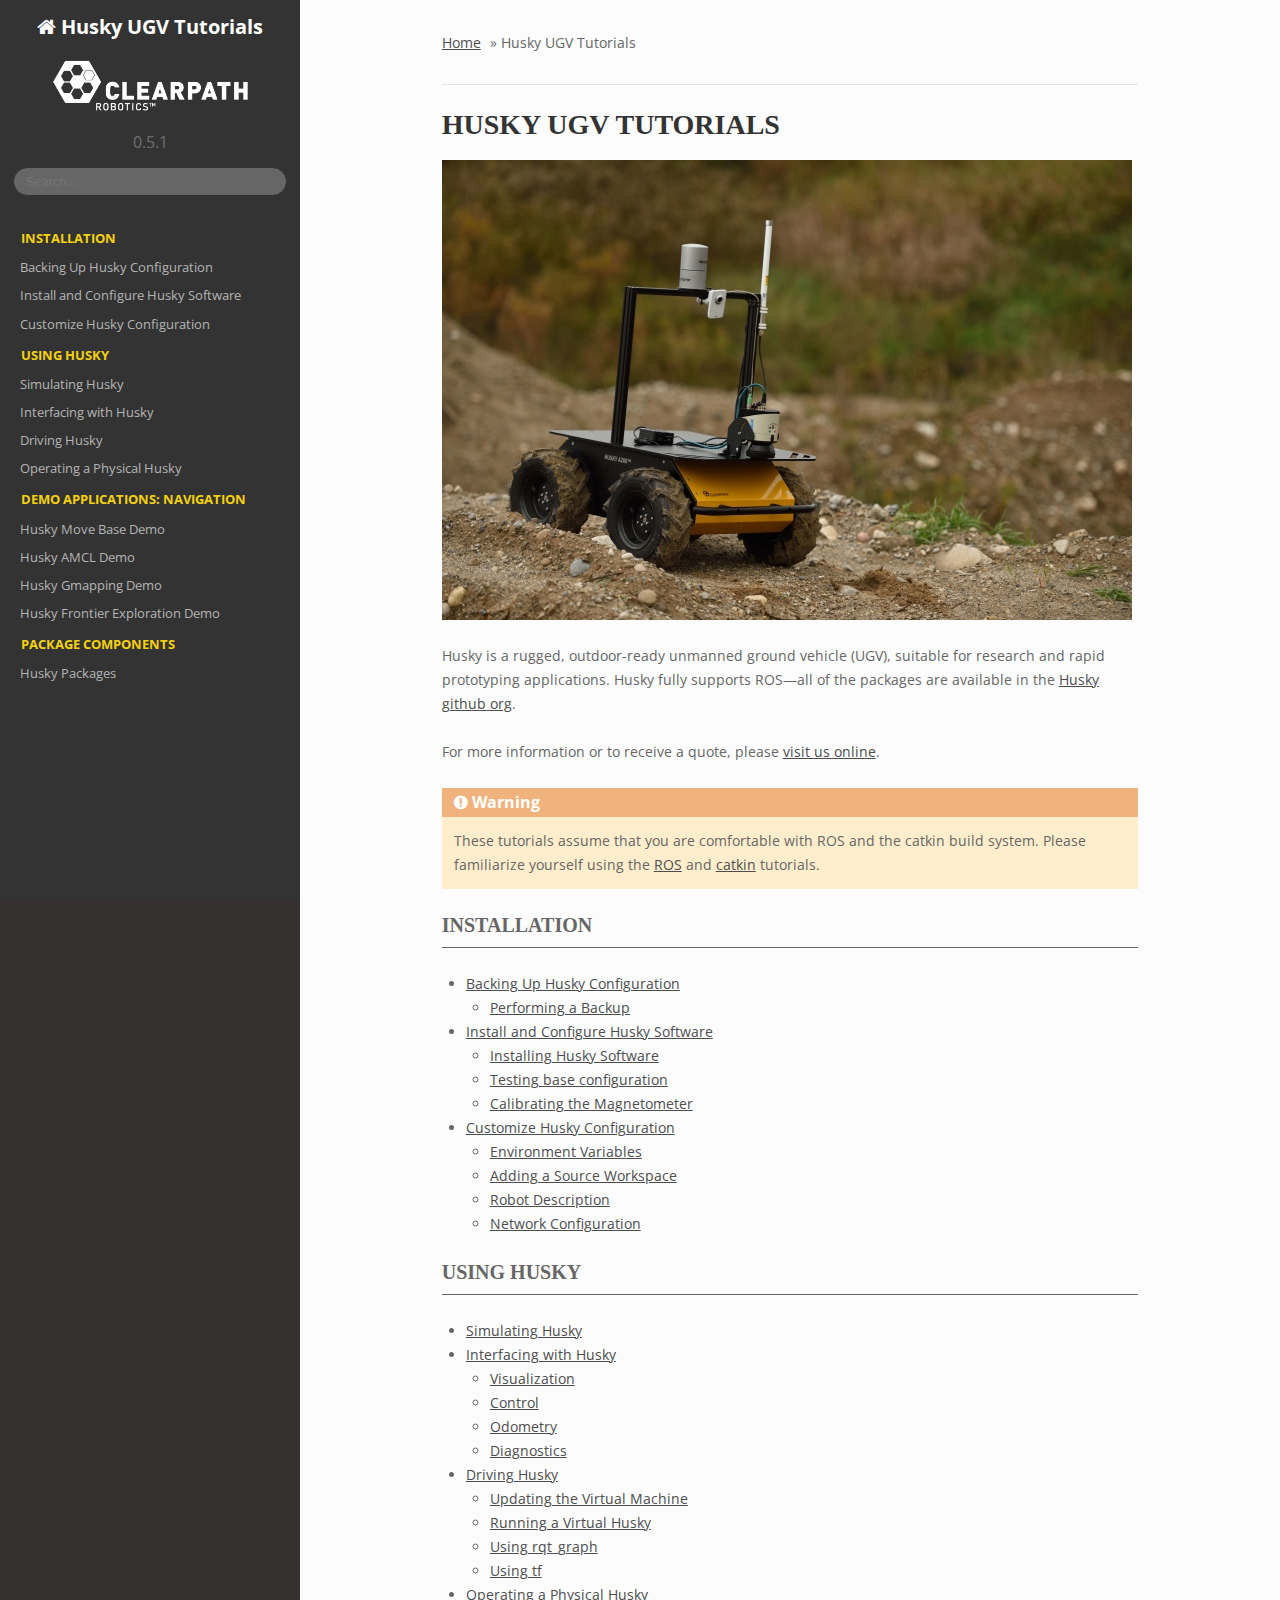
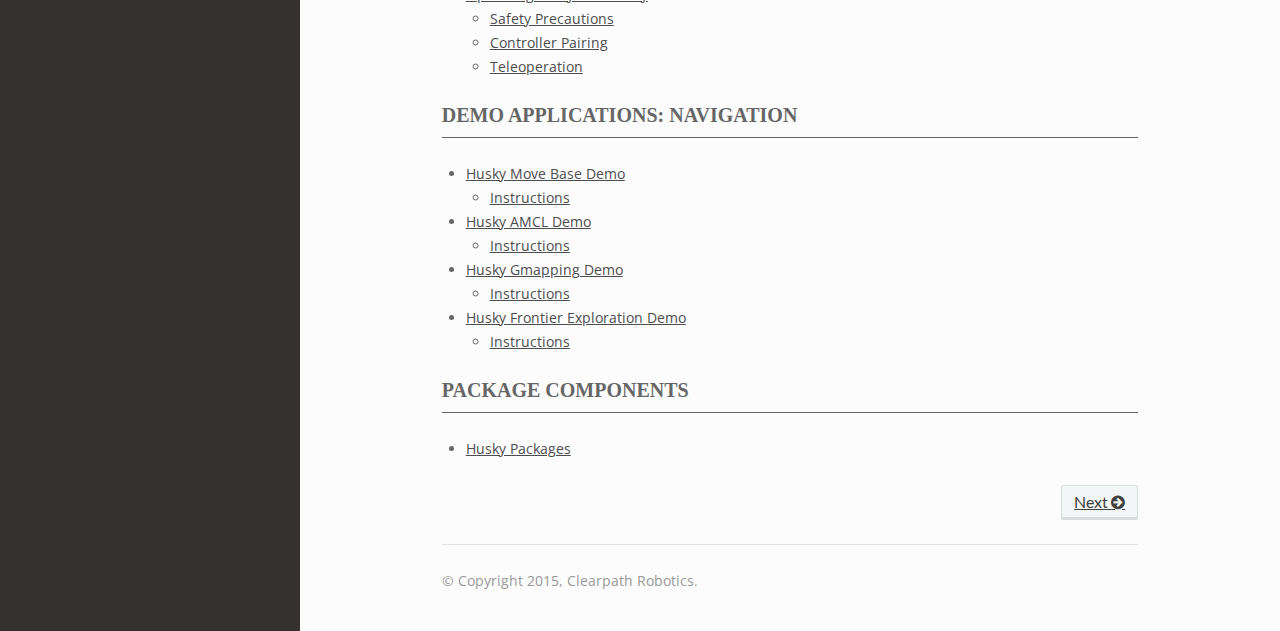
<file: html/index.html>
<!DOCTYPE html>
<!--[if IE 8]><html class="no-js lt-ie9" lang="en" > <![endif]-->
<!--[if gt IE 8]><!--> <html class="no-js" lang="en" > <!--<![endif]-->
<head>
  <meta charset="utf-8">
  
  <meta name="viewport" content="width=device-width, initial-scale=1.0">
  
  <title>Husky UGV Tutorials &mdash; Husky UGV Tutorials 0.5.1 documentation</title>
  

  
  
    <link rel="shortcut icon" href="_static/favicon.ico"/>
  

  

  
  
    

  

  
  
    <link rel="stylesheet" href="_static/css/theme.css" type="text/css" />
  

  
    <link rel="stylesheet" href="_static/clearpath.css" type="text/css" />
  

  
        <link rel="index" title="Index"
              href="genindex.html"/>
        <link rel="search" title="Search" href="search.html"/>
    <link rel="top" title="Husky UGV Tutorials 0.5.1 documentation" href="#"/>
        <link rel="next" title="Backing Up Husky Configuration" href="BackUpHusky.html"/> 

  
  <script src="_static/js/modernizr.min.js"></script>

  <!-- Start of clearpathrobotics Zendesk Widget script -->
<script>/*<![CDATA[​*/window.zEmbed||function(e,t){var n,o,d,i,s,a=[],r=document.createElement("iframe");window.zEmbed=function(){a.push(arguments)},window.zE=window.zE||window.zEmbed,r.src="javascript:false",r.title="",r.role="presentation",(r.frameElement||r).style.cssText="display: none",d=document.getElementsByTagName("script"),d=d[d.length-1],d.parentNode.insertBefore(r,d),i=r.contentWindow,s=i.document;try{o=s}catch(c){n=document.domain,r.src='javascript:var d=document.open();d.domain="'+n+'";void(0);',o=s}o.open()._l=function(){var o=this.createElement("script");n&&(this.domain=n),o.id="js-iframe-async",o.src=e,this.t=+new Date,this.zendeskHost=t,this.zEQueue=a,this.body.appendChild(o)},o.write('<body onload="document._l();">'),o.close()}("https://assets.zendesk.com/embeddable_framework/main.js","clearpathrobotics.zendesk.com");/*​]]>*/</script>
<!-- End of clearpathrobotics Zendesk Widget script -->

<script>
 (function(i,s,o,g,r,a,m){i['GoogleAnalyticsObject']=r;i[r]=i[r]||function(){
 (i[r].q=i[r].q||[]).push(arguments)},i[r].l=1*new Date();a=s.createElement(o),
 m=s.getElementsByTagName(o)[0];a.async=1;a.src=g;m.parentNode.insertBefore(a,m)
 })(window,document,'script','//www.google-analytics.com/analytics.js','ga');

 ga('create', 'UA-65409991-1', 'auto');
 ga('send', 'pageview');

</script>


</head>

<body class="wy-body-for-nav" role="document">

  <div class="wy-grid-for-nav">

    
    <nav data-toggle="wy-nav-shift" class="wy-nav-side">
      <div class="wy-side-scroll">
        <div class="wy-side-nav-search">
          

          
            <a href="#" class="icon icon-home"> Husky UGV Tutorials
          

          
            
            <img src="_static/clearpathlogo.png" class="logo" />
          
          </a>

          
            
            
              <div class="version">
                0.5.1
              </div>
            
          

          
<div role="search">
  <form id="rtd-search-form" class="wy-form" action="search.html" method="get">
    <input type="text" name="q" placeholder="Search..." />
    <input type="hidden" name="check_keywords" value="yes" />
    <input type="hidden" name="area" value="default" />
  </form>
</div>

          
        </div>

        <div class="wy-menu wy-menu-vertical" data-spy="affix" role="navigation" aria-label="main navigation">
          
            
            
                <p class="caption"><span class="caption-text">Installation</span></p>
<ul>
<li class="toctree-l1"><a class="reference internal" href="BackUpHusky.html">Backing Up Husky Configuration</a></li>
<li class="toctree-l1"><a class="reference internal" href="InstallHuskySoftware.html">Install and Configure Husky Software</a></li>
<li class="toctree-l1"><a class="reference internal" href="CustomizeHuskyConfig.html">Customize Husky Configuration</a></li>
</ul>
<p class="caption"><span class="caption-text">Using Husky</span></p>
<ul>
<li class="toctree-l1"><a class="reference internal" href="SimulatingHusky.html">Simulating Husky</a></li>
<li class="toctree-l1"><a class="reference internal" href="InterfacingWithHusky.html">Interfacing with Husky</a></li>
<li class="toctree-l1"><a class="reference internal" href="DrivingHusky.html">Driving Husky</a></li>
<li class="toctree-l1"><a class="reference internal" href="DrivingHusky.html#operating-a-physical-husky">Operating a Physical Husky</a></li>
</ul>
<p class="caption"><span class="caption-text">Demo Applications: Navigation</span></p>
<ul>
<li class="toctree-l1"><a class="reference internal" href="HuskyMove.html">Husky Move Base Demo</a></li>
<li class="toctree-l1"><a class="reference internal" href="HuskyAMCL.html">Husky AMCL Demo</a></li>
<li class="toctree-l1"><a class="reference internal" href="HuskyGmapping.html">Husky Gmapping Demo</a></li>
<li class="toctree-l1"><a class="reference internal" href="HuskyFrontiers.html">Husky Frontier Exploration Demo</a></li>
</ul>
<p class="caption"><span class="caption-text">Package Components</span></p>
<ul>
<li class="toctree-l1"><a class="reference internal" href="HuskyPackages.html">Husky Packages</a></li>
</ul>

            
          
        </div>
      </div>
    </nav>

    <section data-toggle="wy-nav-shift" class="wy-nav-content-wrap">

      
      <nav class="wy-nav-top" role="navigation" aria-label="top navigation">
        <i data-toggle="wy-nav-top" class="fa fa-bars"></i>
        <a href="#">Husky UGV Tutorials</a>
      </nav>


      
      <div class="wy-nav-content">
        <div class="rst-content">
     
          

 



<div role="navigation" aria-label="breadcrumbs navigation">
  <ul class="wy-breadcrumbs">
    <li><a href="http://support.clearpathrobotics.com">Home</a> &raquo;</li>
      
    <li>Husky UGV Tutorials</li>
      <li class="wy-breadcrumbs-aside">
        <div class="roslogo">
      </div>
      </li>
  </ul>
  <hr/>
</div>
          <div role="main" class="document" itemscope="itemscope" itemtype="http://schema.org/Article">
           <div itemprop="articleBody">
            
  <div class="section" id="husky-ugv-tutorials">
<h1>Husky UGV Tutorials<a class="headerlink" href="#husky-ugv-tutorials" title="Permalink to this headline">¶</a></h1>
<img alt="_images/TJM_5949_00001.jpg" src="_images/TJM_5949_00001.jpg" />
<p>Husky is a rugged, outdoor-ready unmanned ground vehicle (UGV), suitable for research and rapid prototyping applications. Husky fully supports ROS—all of the packages are available in the <a class="reference external" href="https://github.com/husky">Husky github org</a>.</p>
<p>For more information or to receive a quote, please <a class="reference external" href="http://clearpathrobotics.com/husky">visit us online</a>.</p>
<div class="admonition warning">
<p class="admonition-title">Warning</p>
<p>These tutorials assume that you are comfortable with ROS and the catkin build system.  Please familiarize yourself using the <a class="reference external" href="http://wiki.ros.org/ROS/Tutorials">ROS</a> and <a class="reference external" href="http://wiki.ros.org/catkin/Tutorials">catkin</a> tutorials.</p>
</div>
<div class="toctree-wrapper compound">
<p class="caption"><span class="caption-text">Installation</span></p>
<ul>
<li class="toctree-l1"><a class="reference internal" href="BackUpHusky.html">Backing Up Husky Configuration</a><ul>
<li class="toctree-l2"><a class="reference internal" href="BackUpHusky.html#performing-a-backup">Performing a Backup</a></li>
</ul>
</li>
<li class="toctree-l1"><a class="reference internal" href="InstallHuskySoftware.html">Install and Configure Husky Software</a><ul>
<li class="toctree-l2"><a class="reference internal" href="InstallHuskySoftware.html#installing-husky-software">Installing Husky Software</a></li>
<li class="toctree-l2"><a class="reference internal" href="InstallHuskySoftware.html#testing-base-configuration">Testing base configuration</a></li>
<li class="toctree-l2"><a class="reference internal" href="InstallHuskySoftware.html#calibrating-the-magnetometer">Calibrating the Magnetometer</a></li>
</ul>
</li>
<li class="toctree-l1"><a class="reference internal" href="CustomizeHuskyConfig.html">Customize Husky Configuration</a><ul>
<li class="toctree-l2"><a class="reference internal" href="CustomizeHuskyConfig.html#environment-variables">Environment Variables</a></li>
<li class="toctree-l2"><a class="reference internal" href="CustomizeHuskyConfig.html#adding-a-source-workspace">Adding a Source Workspace</a></li>
<li class="toctree-l2"><a class="reference internal" href="CustomizeHuskyConfig.html#robot-description">Robot Description</a></li>
<li class="toctree-l2"><a class="reference internal" href="CustomizeHuskyConfig.html#network-configuration">Network Configuration</a></li>
</ul>
</li>
</ul>
</div>
<div class="toctree-wrapper compound">
<p class="caption"><span class="caption-text">Using Husky</span></p>
<ul>
<li class="toctree-l1"><a class="reference internal" href="SimulatingHusky.html">Simulating Husky</a></li>
<li class="toctree-l1"><a class="reference internal" href="InterfacingWithHusky.html">Interfacing with Husky</a><ul>
<li class="toctree-l2"><a class="reference internal" href="InterfacingWithHusky.html#visualization">Visualization</a></li>
<li class="toctree-l2"><a class="reference internal" href="InterfacingWithHusky.html#control">Control</a></li>
<li class="toctree-l2"><a class="reference internal" href="InterfacingWithHusky.html#odometry">Odometry</a></li>
<li class="toctree-l2"><a class="reference internal" href="InterfacingWithHusky.html#diagnostics">Diagnostics</a></li>
</ul>
</li>
<li class="toctree-l1"><a class="reference internal" href="DrivingHusky.html">Driving Husky</a><ul>
<li class="toctree-l2"><a class="reference internal" href="DrivingHusky.html#updating-the-virtual-machine">Updating the Virtual Machine</a></li>
<li class="toctree-l2"><a class="reference internal" href="DrivingHusky.html#running-a-virtual-husky">Running a Virtual Husky</a></li>
<li class="toctree-l2"><a class="reference internal" href="DrivingHusky.html#using-rqt-graph">Using rqt_graph</a></li>
<li class="toctree-l2"><a class="reference internal" href="DrivingHusky.html#using-tf">Using tf</a></li>
</ul>
</li>
<li class="toctree-l1"><a class="reference internal" href="DrivingHusky.html#operating-a-physical-husky">Operating a Physical Husky</a><ul>
<li class="toctree-l2"><a class="reference internal" href="DrivingHusky.html#safety-precautions">Safety Precautions</a></li>
<li class="toctree-l2"><a class="reference internal" href="DrivingHusky.html#controller-pairing">Controller Pairing</a></li>
<li class="toctree-l2"><a class="reference internal" href="DrivingHusky.html#teleoperation">Teleoperation</a></li>
</ul>
</li>
</ul>
</div>
<div class="toctree-wrapper compound">
<p class="caption"><span class="caption-text">Demo Applications: Navigation</span></p>
<ul>
<li class="toctree-l1"><a class="reference internal" href="HuskyMove.html">Husky Move Base Demo</a><ul>
<li class="toctree-l2"><a class="reference internal" href="HuskyMove.html#instructions">Instructions</a></li>
</ul>
</li>
<li class="toctree-l1"><a class="reference internal" href="HuskyAMCL.html">Husky AMCL Demo</a><ul>
<li class="toctree-l2"><a class="reference internal" href="HuskyAMCL.html#instructions">Instructions</a></li>
</ul>
</li>
<li class="toctree-l1"><a class="reference internal" href="HuskyGmapping.html">Husky Gmapping Demo</a><ul>
<li class="toctree-l2"><a class="reference internal" href="HuskyGmapping.html#instructions">Instructions</a></li>
</ul>
</li>
<li class="toctree-l1"><a class="reference internal" href="HuskyFrontiers.html">Husky Frontier Exploration Demo</a><ul>
<li class="toctree-l2"><a class="reference internal" href="HuskyFrontiers.html#instructions">Instructions</a></li>
</ul>
</li>
</ul>
</div>
<div class="toctree-wrapper compound">
<p class="caption"><span class="caption-text">Package Components</span></p>
<ul>
<li class="toctree-l1"><a class="reference internal" href="HuskyPackages.html">Husky Packages</a></li>
</ul>
</div>
</div>


           </div>
          </div>
          <footer>
  
    <div class="rst-footer-buttons" role="navigation" aria-label="footer navigation">
      
        <a href="BackUpHusky.html" class="btn btn-neutral float-right" title="Backing Up Husky Configuration" accesskey="n">Next <span class="fa fa-arrow-circle-right"></span></a>
      
      
    </div>
  

  <hr/>

  <div role="contentinfo">
    <p>
        &copy; Copyright 2015, Clearpath Robotics.

    </p>
  </div> 

</footer>

        </div>
      </div>

    </section>

  </div>
  


  

    <script type="text/javascript">
        var DOCUMENTATION_OPTIONS = {
            URL_ROOT:'./',
            VERSION:'0.5.1',
            COLLAPSE_INDEX:false,
            FILE_SUFFIX:'.html',
            HAS_SOURCE:  true
        };
    </script>
      <script type="text/javascript" src="_static/jquery.js"></script>
      <script type="text/javascript" src="_static/underscore.js"></script>
      <script type="text/javascript" src="_static/doctools.js"></script>
      <script type="text/javascript" src="_static/language_data.js"></script>

  

  
  
    <script type="text/javascript" src="_static/js/theme.js"></script>
  

  
  
  <script type="text/javascript">
      jQuery(function () {
          SphinxRtdTheme.StickyNav.enable();
      });
  </script>
   

</body>
</html>
</file>
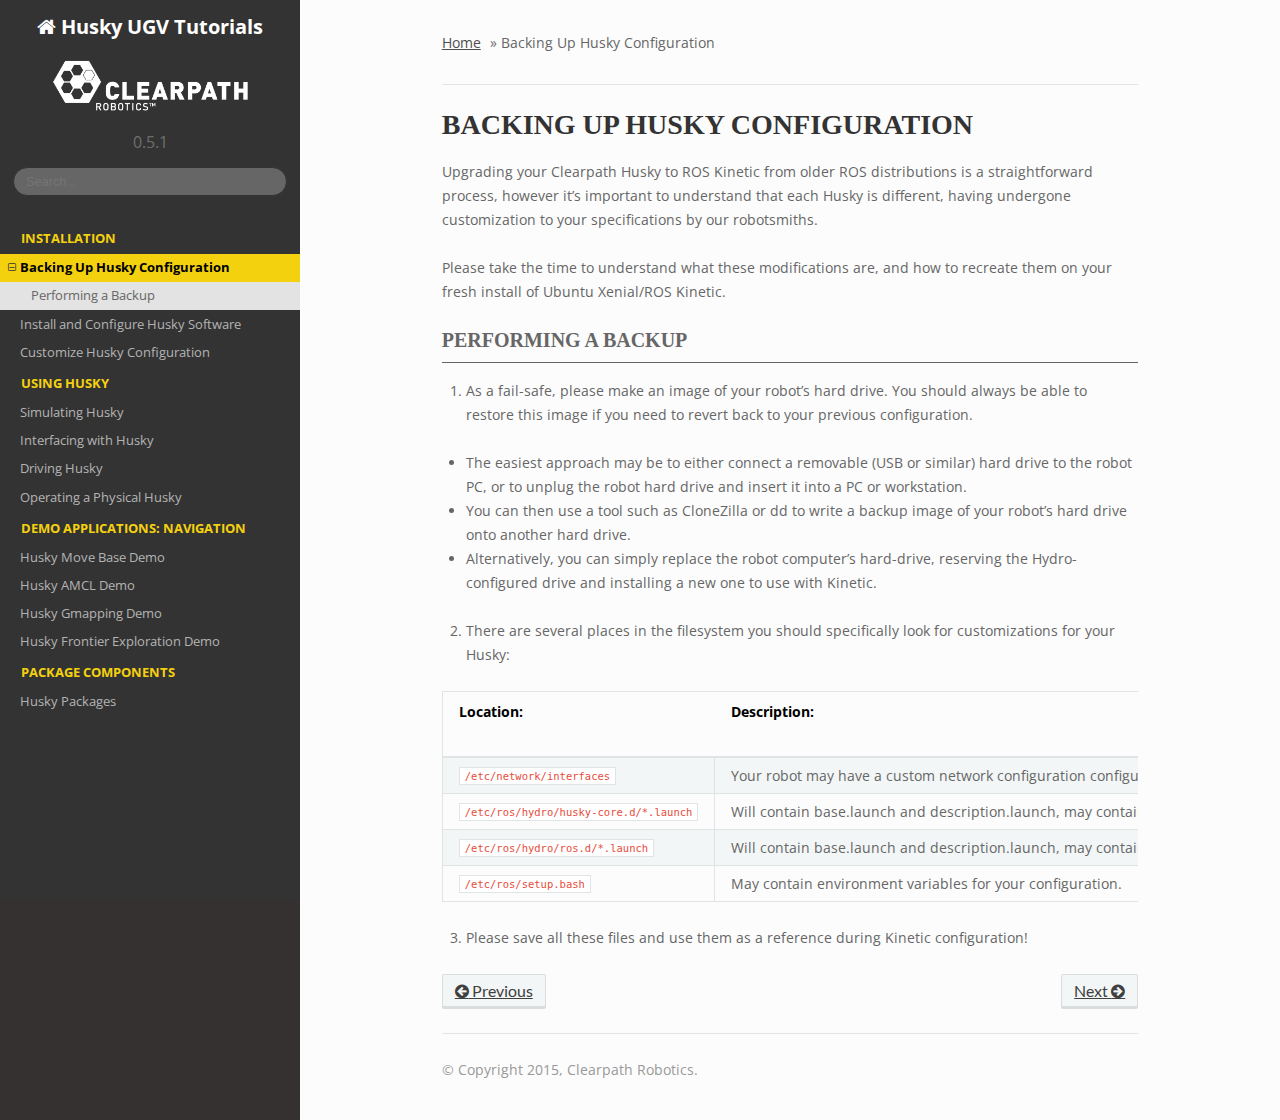
<file: html/BackUpHusky.html>
<!DOCTYPE html>
<!--[if IE 8]><html class="no-js lt-ie9" lang="en" > <![endif]-->
<!--[if gt IE 8]><!--> <html class="no-js" lang="en" > <!--<![endif]-->
<head>
  <meta charset="utf-8">
  
  <meta name="viewport" content="width=device-width, initial-scale=1.0">
  
  <title>Backing Up Husky Configuration &mdash; Husky UGV Tutorials 0.5.1 documentation</title>
  

  
  
    <link rel="shortcut icon" href="_static/favicon.ico"/>
  

  

  
  
    

  

  
  
    <link rel="stylesheet" href="_static/css/theme.css" type="text/css" />
  

  
    <link rel="stylesheet" href="_static/clearpath.css" type="text/css" />
  

  
        <link rel="index" title="Index"
              href="genindex.html"/>
        <link rel="search" title="Search" href="search.html"/>
    <link rel="top" title="Husky UGV Tutorials 0.5.1 documentation" href="index.html"/>
        <link rel="next" title="Install and Configure Husky Software" href="InstallHuskySoftware.html"/>
        <link rel="prev" title="Husky UGV Tutorials" href="index.html"/> 

  
  <script src="_static/js/modernizr.min.js"></script>

  <!-- Start of clearpathrobotics Zendesk Widget script -->
<script>/*<![CDATA[​*/window.zEmbed||function(e,t){var n,o,d,i,s,a=[],r=document.createElement("iframe");window.zEmbed=function(){a.push(arguments)},window.zE=window.zE||window.zEmbed,r.src="javascript:false",r.title="",r.role="presentation",(r.frameElement||r).style.cssText="display: none",d=document.getElementsByTagName("script"),d=d[d.length-1],d.parentNode.insertBefore(r,d),i=r.contentWindow,s=i.document;try{o=s}catch(c){n=document.domain,r.src='javascript:var d=document.open();d.domain="'+n+'";void(0);',o=s}o.open()._l=function(){var o=this.createElement("script");n&&(this.domain=n),o.id="js-iframe-async",o.src=e,this.t=+new Date,this.zendeskHost=t,this.zEQueue=a,this.body.appendChild(o)},o.write('<body onload="document._l();">'),o.close()}("https://assets.zendesk.com/embeddable_framework/main.js","clearpathrobotics.zendesk.com");/*​]]>*/</script>
<!-- End of clearpathrobotics Zendesk Widget script -->

<script>
 (function(i,s,o,g,r,a,m){i['GoogleAnalyticsObject']=r;i[r]=i[r]||function(){
 (i[r].q=i[r].q||[]).push(arguments)},i[r].l=1*new Date();a=s.createElement(o),
 m=s.getElementsByTagName(o)[0];a.async=1;a.src=g;m.parentNode.insertBefore(a,m)
 })(window,document,'script','//www.google-analytics.com/analytics.js','ga');

 ga('create', 'UA-65409991-1', 'auto');
 ga('send', 'pageview');

</script>


</head>

<body class="wy-body-for-nav" role="document">

  <div class="wy-grid-for-nav">

    
    <nav data-toggle="wy-nav-shift" class="wy-nav-side">
      <div class="wy-side-scroll">
        <div class="wy-side-nav-search">
          

          
            <a href="index.html" class="icon icon-home"> Husky UGV Tutorials
          

          
            
            <img src="_static/clearpathlogo.png" class="logo" />
          
          </a>

          
            
            
              <div class="version">
                0.5.1
              </div>
            
          

          
<div role="search">
  <form id="rtd-search-form" class="wy-form" action="search.html" method="get">
    <input type="text" name="q" placeholder="Search..." />
    <input type="hidden" name="check_keywords" value="yes" />
    <input type="hidden" name="area" value="default" />
  </form>
</div>

          
        </div>

        <div class="wy-menu wy-menu-vertical" data-spy="affix" role="navigation" aria-label="main navigation">
          
            
            
                <p class="caption"><span class="caption-text">Installation</span></p>
<ul class="current">
<li class="toctree-l1 current"><a class="current reference internal" href="#">Backing Up Husky Configuration</a><ul>
<li class="toctree-l2"><a class="reference internal" href="#performing-a-backup">Performing a Backup</a></li>
</ul>
</li>
<li class="toctree-l1"><a class="reference internal" href="InstallHuskySoftware.html">Install and Configure Husky Software</a></li>
<li class="toctree-l1"><a class="reference internal" href="CustomizeHuskyConfig.html">Customize Husky Configuration</a></li>
</ul>
<p class="caption"><span class="caption-text">Using Husky</span></p>
<ul>
<li class="toctree-l1"><a class="reference internal" href="SimulatingHusky.html">Simulating Husky</a></li>
<li class="toctree-l1"><a class="reference internal" href="InterfacingWithHusky.html">Interfacing with Husky</a></li>
<li class="toctree-l1"><a class="reference internal" href="DrivingHusky.html">Driving Husky</a></li>
<li class="toctree-l1"><a class="reference internal" href="DrivingHusky.html#operating-a-physical-husky">Operating a Physical Husky</a></li>
</ul>
<p class="caption"><span class="caption-text">Demo Applications: Navigation</span></p>
<ul>
<li class="toctree-l1"><a class="reference internal" href="HuskyMove.html">Husky Move Base Demo</a></li>
<li class="toctree-l1"><a class="reference internal" href="HuskyAMCL.html">Husky AMCL Demo</a></li>
<li class="toctree-l1"><a class="reference internal" href="HuskyGmapping.html">Husky Gmapping Demo</a></li>
<li class="toctree-l1"><a class="reference internal" href="HuskyFrontiers.html">Husky Frontier Exploration Demo</a></li>
</ul>
<p class="caption"><span class="caption-text">Package Components</span></p>
<ul>
<li class="toctree-l1"><a class="reference internal" href="HuskyPackages.html">Husky Packages</a></li>
</ul>

            
          
        </div>
      </div>
    </nav>

    <section data-toggle="wy-nav-shift" class="wy-nav-content-wrap">

      
      <nav class="wy-nav-top" role="navigation" aria-label="top navigation">
        <i data-toggle="wy-nav-top" class="fa fa-bars"></i>
        <a href="index.html">Husky UGV Tutorials</a>
      </nav>


      
      <div class="wy-nav-content">
        <div class="rst-content">
     
          

 



<div role="navigation" aria-label="breadcrumbs navigation">
  <ul class="wy-breadcrumbs">
    <li><a href="http://support.clearpathrobotics.com">Home</a> &raquo;</li>
      
    <li>Backing Up Husky Configuration</li>
      <li class="wy-breadcrumbs-aside">
        <div class="roslogo">
      </div>
      </li>
  </ul>
  <hr/>
</div>
          <div role="main" class="document" itemscope="itemscope" itemtype="http://schema.org/Article">
           <div itemprop="articleBody">
            
  <div class="section" id="backing-up-husky-configuration">
<h1>Backing Up Husky Configuration<a class="headerlink" href="#backing-up-husky-configuration" title="Permalink to this headline">¶</a></h1>
<p>Upgrading your Clearpath Husky to ROS Kinetic from older ROS distributions is a straightforward process, however it’s important to understand that each Husky is different, having undergone customization to your specifications by our robotsmiths.</p>
<p>Please take the time to understand what these modifications are, and how to recreate them on your fresh install of Ubuntu Xenial/ROS Kinetic.</p>
<div class="section" id="performing-a-backup">
<h2>Performing a Backup<a class="headerlink" href="#performing-a-backup" title="Permalink to this headline">¶</a></h2>
<ol class="arabic simple">
<li><p>As a fail-safe, please make an image of your robot’s hard drive. You should always be able to restore this image if you need to revert back to your previous configuration.</p></li>
</ol>
<ul class="simple">
<li><p>The easiest approach may be to either connect a removable (USB or similar) hard drive to the robot PC, or to unplug the robot hard drive and         insert it into a PC or workstation.</p></li>
<li><p>You can then use a tool such as CloneZilla or dd to write a backup image of your robot’s hard drive onto another hard drive.</p></li>
<li><p>Alternatively, you can simply replace the robot computer’s hard-drive, reserving the Hydro-configured drive and installing a new one to use with Kinetic.</p></li>
</ul>
<ol class="arabic simple" start="2">
<li><p>There are several places in the filesystem you should specifically look for customizations for your Husky:</p></li>
</ol>
<table class="docutils align-default">
<colgroup>
<col style="width: 24%" />
<col style="width: 76%" />
</colgroup>
<thead>
<tr class="row-odd"><th class="head"><p>Location:</p></th>
<th class="head"><p>Description:</p></th>
</tr>
</thead>
<tbody>
<tr class="row-even"><td><p><code class="docutils literal notranslate"><span class="pre">/etc/network/interfaces</span></code></p></td>
<td><p>Your robot may have a custom network configuration configured in this file.</p></td>
</tr>
<tr class="row-odd"><td><p><code class="docutils literal notranslate"><span class="pre">/etc/ros/hydro/husky-core.d/*.launch</span></code></p></td>
<td><p>Will contain base.launch and description.launch, may contain custom launch files for your robot configuration.  Replaced by ros.d in newer versions.</p></td>
</tr>
<tr class="row-even"><td><p><code class="docutils literal notranslate"><span class="pre">/etc/ros/hydro/ros.d/*.launch</span></code></p></td>
<td><p>Will contain base.launch and description.launch, may contain custom launch files for your robot configuration.  Replaces husky-core.d in newer versions.</p></td>
</tr>
<tr class="row-odd"><td><p><code class="docutils literal notranslate"><span class="pre">/etc/ros/setup.bash</span></code></p></td>
<td><p>May contain environment variables for your configuration.</p></td>
</tr>
</tbody>
</table>
<ol class="arabic simple" start="3">
<li><p>Please save all these files and use them as a reference during Kinetic configuration!</p></li>
</ol>
</div>
</div>


           </div>
          </div>
          <footer>
  
    <div class="rst-footer-buttons" role="navigation" aria-label="footer navigation">
      
        <a href="InstallHuskySoftware.html" class="btn btn-neutral float-right" title="Install and Configure Husky Software" accesskey="n">Next <span class="fa fa-arrow-circle-right"></span></a>
      
      
        <a href="index.html" class="btn btn-neutral" title="Husky UGV Tutorials" accesskey="p"><span class="fa fa-arrow-circle-left"></span> Previous</a>
      
    </div>
  

  <hr/>

  <div role="contentinfo">
    <p>
        &copy; Copyright 2015, Clearpath Robotics.

    </p>
  </div> 

</footer>

        </div>
      </div>

    </section>

  </div>
  


  

    <script type="text/javascript">
        var DOCUMENTATION_OPTIONS = {
            URL_ROOT:'./',
            VERSION:'0.5.1',
            COLLAPSE_INDEX:false,
            FILE_SUFFIX:'.html',
            HAS_SOURCE:  true
        };
    </script>
      <script type="text/javascript" src="_static/jquery.js"></script>
      <script type="text/javascript" src="_static/underscore.js"></script>
      <script type="text/javascript" src="_static/doctools.js"></script>
      <script type="text/javascript" src="_static/language_data.js"></script>

  

  
  
    <script type="text/javascript" src="_static/js/theme.js"></script>
  

  
  
  <script type="text/javascript">
      jQuery(function () {
          SphinxRtdTheme.StickyNav.enable();
      });
  </script>
   

</body>
</html>
</file>
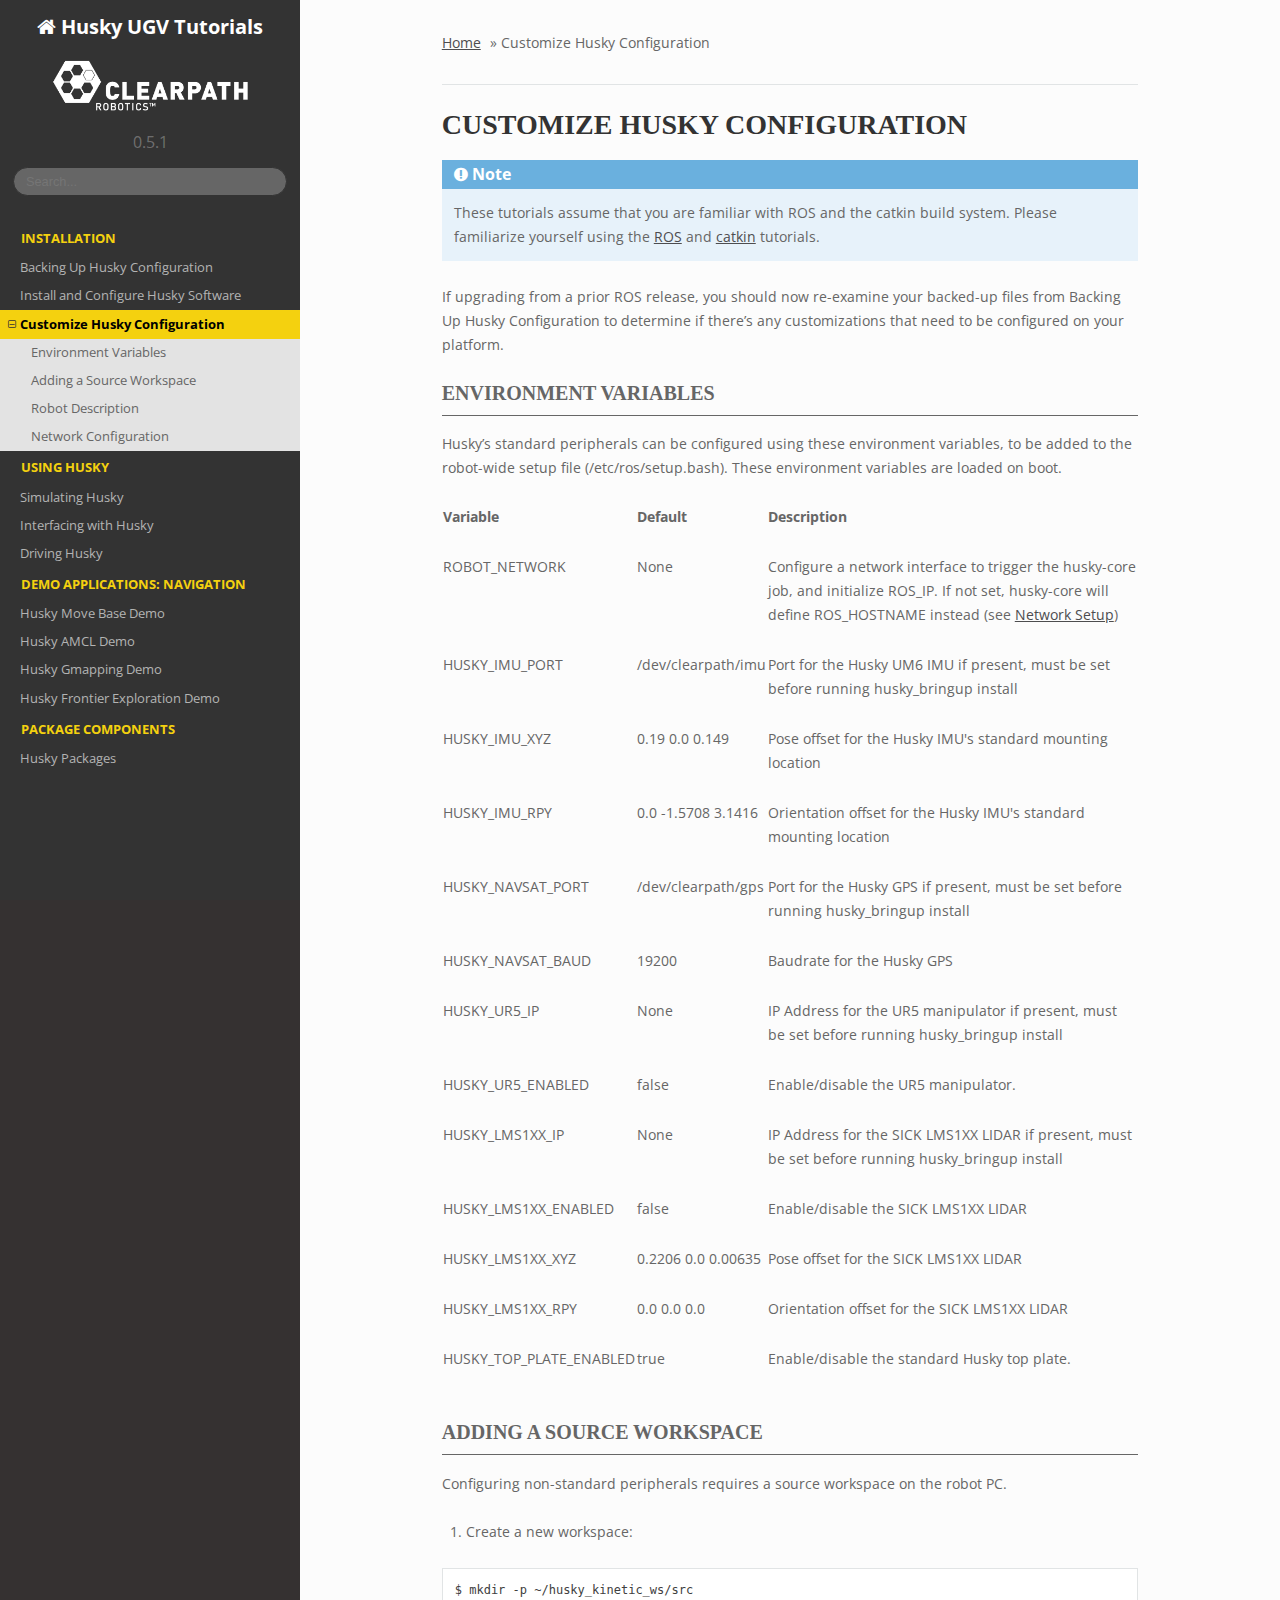
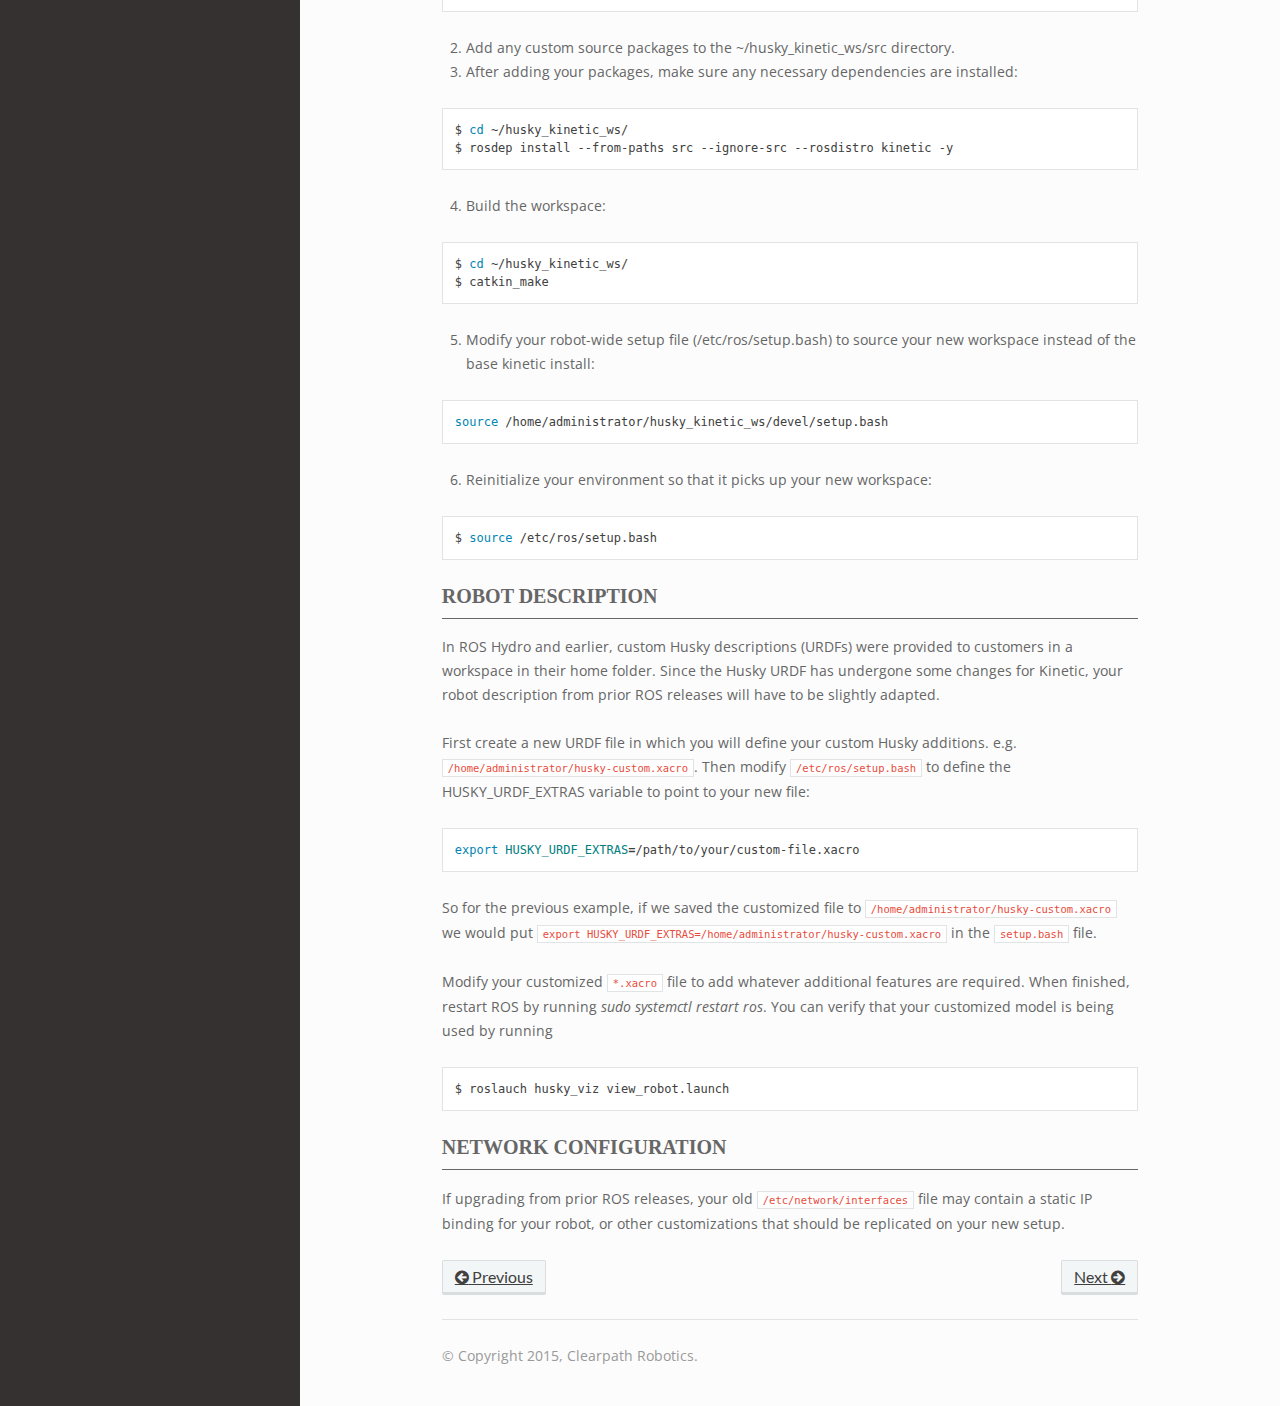
<file: html/CustomizeHuskyConfig.html>
<!DOCTYPE html>
<!--[if IE 8]><html class="no-js lt-ie9" lang="en" > <![endif]-->
<!--[if gt IE 8]><!--> <html class="no-js" lang="en" > <!--<![endif]-->
<head>
  <meta charset="utf-8">
  
  <meta name="viewport" content="width=device-width, initial-scale=1.0">
  
  <title>Customize Husky Configuration &mdash; Husky UGV Tutorials 0.5.1 documentation</title>
  

  
  
    <link rel="shortcut icon" href="_static/favicon.ico"/>
  

  

  
  
    

  

  
  
    <link rel="stylesheet" href="_static/css/theme.css" type="text/css" />
  

  
    <link rel="stylesheet" href="_static/clearpath.css" type="text/css" />
  

  
        <link rel="index" title="Index"
              href="genindex.html"/>
        <link rel="search" title="Search" href="search.html"/>
    <link rel="top" title="Husky UGV Tutorials 0.5.1 documentation" href="index.html"/>
        <link rel="next" title="Simulating Husky" href="SimulatingHusky.html"/>
        <link rel="prev" title="Install and Configure Husky Software" href="InstallHuskySoftware.html"/> 

  
  <script src="_static/js/modernizr.min.js"></script>

  <!-- Start of clearpathrobotics Zendesk Widget script -->
<script>/*<![CDATA[​*/window.zEmbed||function(e,t){var n,o,d,i,s,a=[],r=document.createElement("iframe");window.zEmbed=function(){a.push(arguments)},window.zE=window.zE||window.zEmbed,r.src="javascript:false",r.title="",r.role="presentation",(r.frameElement||r).style.cssText="display: none",d=document.getElementsByTagName("script"),d=d[d.length-1],d.parentNode.insertBefore(r,d),i=r.contentWindow,s=i.document;try{o=s}catch(c){n=document.domain,r.src='javascript:var d=document.open();d.domain="'+n+'";void(0);',o=s}o.open()._l=function(){var o=this.createElement("script");n&&(this.domain=n),o.id="js-iframe-async",o.src=e,this.t=+new Date,this.zendeskHost=t,this.zEQueue=a,this.body.appendChild(o)},o.write('<body onload="document._l();">'),o.close()}("https://assets.zendesk.com/embeddable_framework/main.js","clearpathrobotics.zendesk.com");/*​]]>*/</script>
<!-- End of clearpathrobotics Zendesk Widget script -->

<script>
 (function(i,s,o,g,r,a,m){i['GoogleAnalyticsObject']=r;i[r]=i[r]||function(){
 (i[r].q=i[r].q||[]).push(arguments)},i[r].l=1*new Date();a=s.createElement(o),
 m=s.getElementsByTagName(o)[0];a.async=1;a.src=g;m.parentNode.insertBefore(a,m)
 })(window,document,'script','//www.google-analytics.com/analytics.js','ga');

 ga('create', 'UA-65409991-1', 'auto');
 ga('send', 'pageview');

</script>


</head>

<body class="wy-body-for-nav" role="document">

  <div class="wy-grid-for-nav">

    
    <nav data-toggle="wy-nav-shift" class="wy-nav-side">
      <div class="wy-side-scroll">
        <div class="wy-side-nav-search">
          

          
            <a href="index.html" class="icon icon-home"> Husky UGV Tutorials
          

          
            
            <img src="_static/clearpathlogo.png" class="logo" />
          
          </a>

          
            
            
              <div class="version">
                0.5.1
              </div>
            
          

          
<div role="search">
  <form id="rtd-search-form" class="wy-form" action="search.html" method="get">
    <input type="text" name="q" placeholder="Search..." />
    <input type="hidden" name="check_keywords" value="yes" />
    <input type="hidden" name="area" value="default" />
  </form>
</div>

          
        </div>

        <div class="wy-menu wy-menu-vertical" data-spy="affix" role="navigation" aria-label="main navigation">
          
            
            
                <p class="caption"><span class="caption-text">Installation</span></p>
<ul class="current">
<li class="toctree-l1"><a class="reference internal" href="BackUpHusky.html">Backing Up Husky Configuration</a></li>
<li class="toctree-l1"><a class="reference internal" href="InstallHuskySoftware.html">Install and Configure Husky Software</a></li>
<li class="toctree-l1 current"><a class="current reference internal" href="#">Customize Husky Configuration</a><ul>
<li class="toctree-l2"><a class="reference internal" href="#environment-variables">Environment Variables</a></li>
<li class="toctree-l2"><a class="reference internal" href="#adding-a-source-workspace">Adding a Source Workspace</a></li>
<li class="toctree-l2"><a class="reference internal" href="#robot-description">Robot Description</a></li>
<li class="toctree-l2"><a class="reference internal" href="#network-configuration">Network Configuration</a></li>
</ul>
</li>
</ul>
<p class="caption"><span class="caption-text">Using Husky</span></p>
<ul>
<li class="toctree-l1"><a class="reference internal" href="SimulatingHusky.html">Simulating Husky</a></li>
<li class="toctree-l1"><a class="reference internal" href="InterfacingWithHusky.html">Interfacing with Husky</a></li>
<li class="toctree-l1"><a class="reference internal" href="DrivingHusky.html">Driving Husky</a></li>
</ul>
<p class="caption"><span class="caption-text">Demo Applications: Navigation</span></p>
<ul>
<li class="toctree-l1"><a class="reference internal" href="HuskyMove.html">Husky Move Base Demo</a></li>
<li class="toctree-l1"><a class="reference internal" href="HuskyAMCL.html">Husky AMCL Demo</a></li>
<li class="toctree-l1"><a class="reference internal" href="HuskyGmapping.html">Husky Gmapping Demo</a></li>
<li class="toctree-l1"><a class="reference internal" href="HuskyFrontiers.html">Husky Frontier Exploration Demo</a></li>
</ul>
<p class="caption"><span class="caption-text">Package Components</span></p>
<ul>
<li class="toctree-l1"><a class="reference internal" href="HuskyPackages.html">Husky Packages</a></li>
</ul>

            
          
        </div>
      </div>
    </nav>

    <section data-toggle="wy-nav-shift" class="wy-nav-content-wrap">

      
      <nav class="wy-nav-top" role="navigation" aria-label="top navigation">
        <i data-toggle="wy-nav-top" class="fa fa-bars"></i>
        <a href="index.html">Husky UGV Tutorials</a>
      </nav>


      
      <div class="wy-nav-content">
        <div class="rst-content">
     
          

 



<div role="navigation" aria-label="breadcrumbs navigation">
  <ul class="wy-breadcrumbs">
    <li><a href="http://support.clearpathrobotics.com">Home</a> &raquo;</li>
      
    <li>Customize Husky Configuration</li>
      <li class="wy-breadcrumbs-aside">
        <div class="roslogo">
      </div>
      </li>
  </ul>
  <hr/>
</div>
          <div role="main" class="document" itemscope="itemscope" itemtype="http://schema.org/Article">
           <div itemprop="articleBody">
            
  <div class="section" id="customize-husky-configuration">
<h1>Customize Husky Configuration<a class="headerlink" href="#customize-husky-configuration" title="Permalink to this headline">¶</a></h1>
<div class="admonition note">
<p class="admonition-title">Note</p>
<p>These tutorials assume that you are familiar with ROS and the catkin build system. Please familiarize yourself using the <a class="reference external" href="http://wiki.ros.org/ROS/Tutorials">ROS</a> and <a class="reference external" href="http://wiki.ros.org/catkin/Tutorials">catkin</a> tutorials.</p>
</div>
<p>If upgrading from a prior ROS release, you should now re-examine your backed-up files from Backing Up Husky Configuration to determine if there’s any customizations that need to be configured on your platform.</p>
<div class="section" id="environment-variables">
<h2>Environment Variables<a class="headerlink" href="#environment-variables" title="Permalink to this headline">¶</a></h2>
<p>Husky’s standard peripherals can be configured using these environment variables, to be added to the robot-wide setup file (/etc/ros/setup.bash). These environment variables are loaded on boot.</p>
      <table class="wy-table-responsive"><tbody><tr><td><p><strong>Variable</strong> </p></td>
       <td><p> <strong>Default</strong> </p></td>
       <td><p> <strong>Description</strong> </p></td>
      </tr>
      <tr>  <td><span  id="line-37"></span><p> ROBOT_NETWORK</tt> </p></td>
       <td><p> None </p></td>
        <td><p>  Configure a network interface to trigger the husky-core</tt> job, and initialize ROS_IP</tt>. If not set, husky-core</tt> will define ROS_HOSTNAME</tt> instead (see <a href="/ROS/NetworkSetup#Name_resolution">Network Setup</a>) </p></td>
      </tr>
      <tr>  <td><span  id="line-38"></span><p> HUSKY_IMU_PORT</tt> </p></td>
       <td><p> /dev/clearpath/imu</tt> </p></td>
       <td><p>  Port for the Husky UM6 IMU if present, must be set before running husky_bringup&nbsp;install</tt> </p></td>
      </tr>
      <tr>  <td><span  id="line-39"></span><p> HUSKY_IMU_XYZ</tt> </p></td>
       <td><p> 0.19&nbsp;0.0&nbsp;0.149</tt> </p></td>
       <td><p>  Pose offset for the Husky IMU's standard mounting location </p></td>
      </tr>
      <tr>  <td><span  id="line-40"></span><p> HUSKY_IMU_RPY</tt> </p></td>
<td><p> 0.0&nbsp;-1.5708&nbsp;3.1416</tt> </p></td>
<td><p>  Orientation offset for the Husky IMU's standard mounting location </p></td>
      </tr>
      <tr>  <td><span  id="line-41"></span><p> HUSKY_NAVSAT_PORT</tt> </p></td>
        <td><p> /dev/clearpath/gps</tt> </p></td>
        <td><p> Port for the Husky GPS if present, must be set before running husky_bringup&nbsp;install</tt> </p></td>
      </tr>
      <tr>  <td><span  id="line-42"></span><p> HUSKY_NAVSAT_BAUD</tt> </p></td>
        <td><p> 19200</tt> </p></td>
        <td><p> Baudrate for the Husky GPS </p></td>
      </tr>
      <tr>  <td><span  id="line-43"></span><p> HUSKY_UR5_IP</tt> </p></td>
        <td><p> None </p></td>
        <td><p> IP Address for the UR5 manipulator if present, must be set before running husky_bringup&nbsp;install</tt> </p></td>
      </tr>
      <tr>  <td><span  id="line-44"></span><p> HUSKY_UR5_ENABLED</tt> </p></td>
        <td><p> false</tt> </p></td>
        <td><p> Enable/disable the UR5 manipulator. </p></td>
      </tr>
      <tr>  <td><span  id="line-45"></span><p> HUSKY_LMS1XX_IP</tt> </p></td>
        <td><p> None </p></td>
        <td><p> IP Address for the SICK LMS1XX LIDAR if present, must be set before running husky_bringup&nbsp;install</tt> </p></td>
      </tr>
      <tr>  <td><span  id="line-46"></span><p> HUSKY_LMS1XX_ENABLED</tt> </p></td>
        <td><p> false</tt> </p></td>
        <td><p> Enable/disable the SICK LMS1XX LIDAR </p></td>
      </tr>
      <tr>  <td><span  id="line-47"></span><p> HUSKY_LMS1XX_XYZ</tt> </p></td>
        <td><p> 0.2206&nbsp;0.0&nbsp;0.00635</tt> </p></td>
        <td><p>  Pose offset for the SICK LMS1XX LIDAR </p></td>
      </tr>
      <tr>  <td><span  id="line-48"></span><p> HUSKY_LMS1XX_RPY</tt> </p></td>
        <td><p> 0.0&nbsp;0.0&nbsp;0.0</tt> </p></td>
        <td><p>  Orientation offset for the SICK LMS1XX LIDAR </p></td>
      </tr>
      <tr>  <td><span  id="line-49"></span><p> HUSKY_TOP_PLATE_ENABLED</tt> </p></td>
        <td><p> true</tt> </p></td>
        <td><p> Enable/disable the standard Husky top plate. </p></td>
      </tr>
      </tbody></table></div>
<div class="section" id="adding-a-source-workspace">
<h2>Adding a Source Workspace<a class="headerlink" href="#adding-a-source-workspace" title="Permalink to this headline">¶</a></h2>
<p>Configuring non-standard peripherals requires a source workspace on the robot PC.</p>
<ol class="arabic simple">
<li><p>Create a new workspace:</p></li>
</ol>
<div class="highlight-bash notranslate"><div class="highlight"><pre><span></span>$ mkdir -p ~/husky_kinetic_ws/src
</pre></div>
</div>
<ol class="arabic simple" start="2">
<li><p>Add any custom source packages to the ~/husky_kinetic_ws/src directory.</p></li>
<li><p>After adding your packages, make sure any necessary dependencies are installed:</p></li>
</ol>
<div class="highlight-bash notranslate"><div class="highlight"><pre><span></span>$ <span class="nb">cd</span> ~/husky_kinetic_ws/
$ rosdep install --from-paths src --ignore-src --rosdistro kinetic -y
</pre></div>
</div>
<ol class="arabic simple" start="4">
<li><p>Build the workspace:</p></li>
</ol>
<div class="highlight-bash notranslate"><div class="highlight"><pre><span></span>$ <span class="nb">cd</span> ~/husky_kinetic_ws/
$ catkin_make
</pre></div>
</div>
<ol class="arabic simple" start="5">
<li><p>Modify your robot-wide setup file (/etc/ros/setup.bash) to source your new workspace instead of the base kinetic            install:</p></li>
</ol>
<div class="highlight-bash notranslate"><div class="highlight"><pre><span></span><span class="nb">source</span> /home/administrator/husky_kinetic_ws/devel/setup.bash
</pre></div>
</div>
<ol class="arabic simple" start="6">
<li><p>Reinitialize your environment so that it picks up your new workspace:</p></li>
</ol>
<div class="highlight-bash notranslate"><div class="highlight"><pre><span></span>$ <span class="nb">source</span> /etc/ros/setup.bash
</pre></div>
</div>
</div>
<div class="section" id="robot-description">
<h2>Robot Description<a class="headerlink" href="#robot-description" title="Permalink to this headline">¶</a></h2>
<p>In ROS Hydro and earlier, custom Husky descriptions (URDFs) were provided to customers in a workspace in their home folder. Since the Husky URDF has undergone some changes for Kinetic, your robot description from prior ROS releases will have to be slightly adapted.</p>
<p>First create a new URDF file in which you will define your custom Husky additions.  e.g. <code class="docutils literal notranslate"><span class="pre">/home/administrator/husky-custom.xacro</span></code>.  Then modify <code class="docutils literal notranslate"><span class="pre">/etc/ros/setup.bash</span></code> to define the HUSKY_URDF_EXTRAS variable to point to your new file:</p>
<div class="highlight-bash notranslate"><div class="highlight"><pre><span></span><span class="nb">export</span> <span class="nv">HUSKY_URDF_EXTRAS</span><span class="o">=</span>/path/to/your/custom-file.xacro
</pre></div>
</div>
<p>So for the previous example, if we saved the customized file to <code class="docutils literal notranslate"><span class="pre">/home/administrator/husky-custom.xacro</span></code> we would put <code class="docutils literal notranslate"><span class="pre">export</span> <span class="pre">HUSKY_URDF_EXTRAS=/home/administrator/husky-custom.xacro</span></code> in the <code class="docutils literal notranslate"><span class="pre">setup.bash</span></code> file.</p>
<p>Modify your customized <code class="docutils literal notranslate"><span class="pre">*.xacro</span></code> file to add whatever additional features are required.  When finished, restart ROS by running <cite>sudo systemctl restart ros</cite>.  You can verify that your customized model is being used by running</p>
<div class="highlight-bash notranslate"><div class="highlight"><pre><span></span>$ roslauch husky_viz view_robot.launch
</pre></div>
</div>
</div>
<div class="section" id="network-configuration">
<h2>Network Configuration<a class="headerlink" href="#network-configuration" title="Permalink to this headline">¶</a></h2>
<p>If upgrading from prior ROS releases, your old <code class="docutils literal notranslate"><span class="pre">/etc/network/interfaces</span></code> file may contain a static IP binding for your robot, or other customizations that should be replicated on your new setup.</p>
</div>
</div>


           </div>
          </div>
          <footer>
  
    <div class="rst-footer-buttons" role="navigation" aria-label="footer navigation">
      
        <a href="SimulatingHusky.html" class="btn btn-neutral float-right" title="Simulating Husky" accesskey="n">Next <span class="fa fa-arrow-circle-right"></span></a>
      
      
        <a href="InstallHuskySoftware.html" class="btn btn-neutral" title="Install and Configure Husky Software" accesskey="p"><span class="fa fa-arrow-circle-left"></span> Previous</a>
      
    </div>
  

  <hr/>

  <div role="contentinfo">
    <p>
        &copy; Copyright 2015, Clearpath Robotics.

    </p>
  </div> 

</footer>

        </div>
      </div>

    </section>

  </div>
  


  

    <script type="text/javascript">
        var DOCUMENTATION_OPTIONS = {
            URL_ROOT:'./',
            VERSION:'0.5.1',
            COLLAPSE_INDEX:false,
            FILE_SUFFIX:'.html',
            HAS_SOURCE:  true
        };
    </script>
      <script type="text/javascript" src="_static/jquery.js"></script>
      <script type="text/javascript" src="_static/underscore.js"></script>
      <script type="text/javascript" src="_static/doctools.js"></script>
      <script type="text/javascript" src="_static/language_data.js"></script>

  

  
  
    <script type="text/javascript" src="_static/js/theme.js"></script>
  

  
  
  <script type="text/javascript">
      jQuery(function () {
          SphinxRtdTheme.StickyNav.enable();
      });
  </script>
   

</body>
</html>
</file>
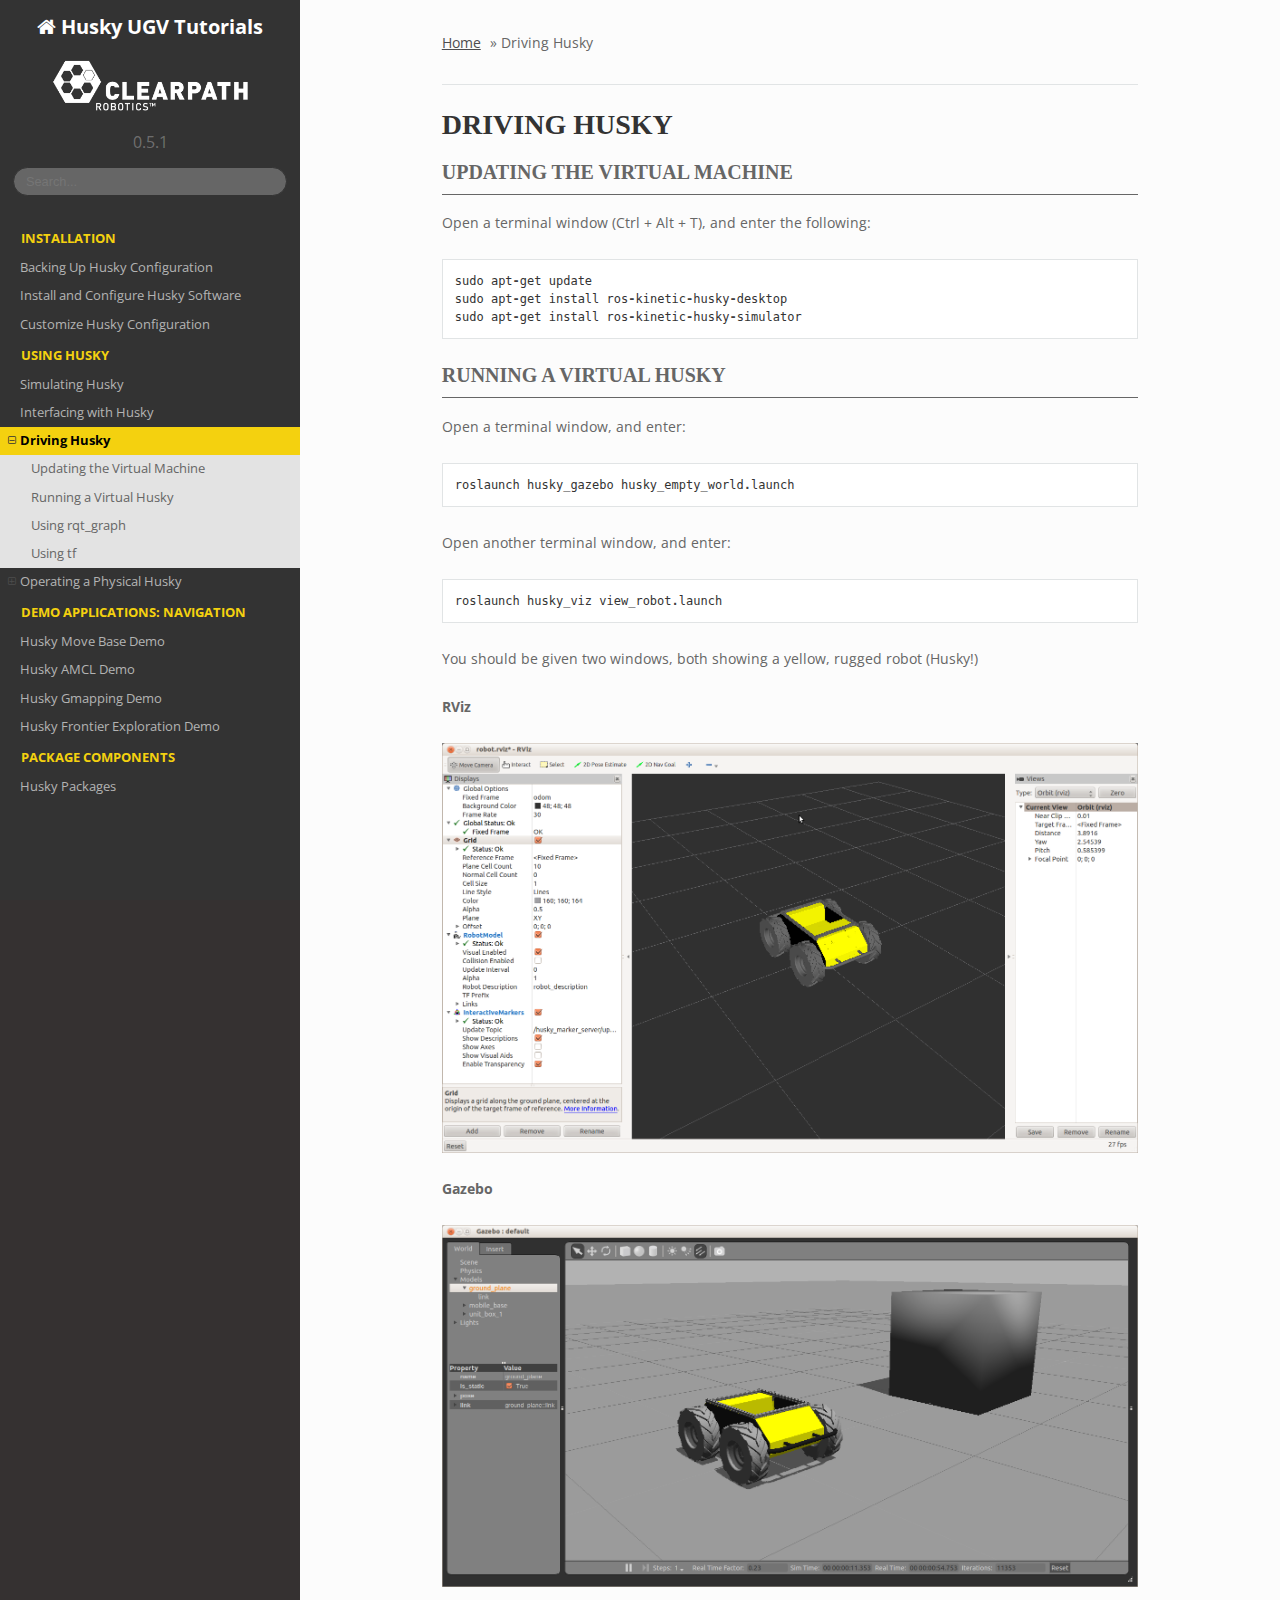
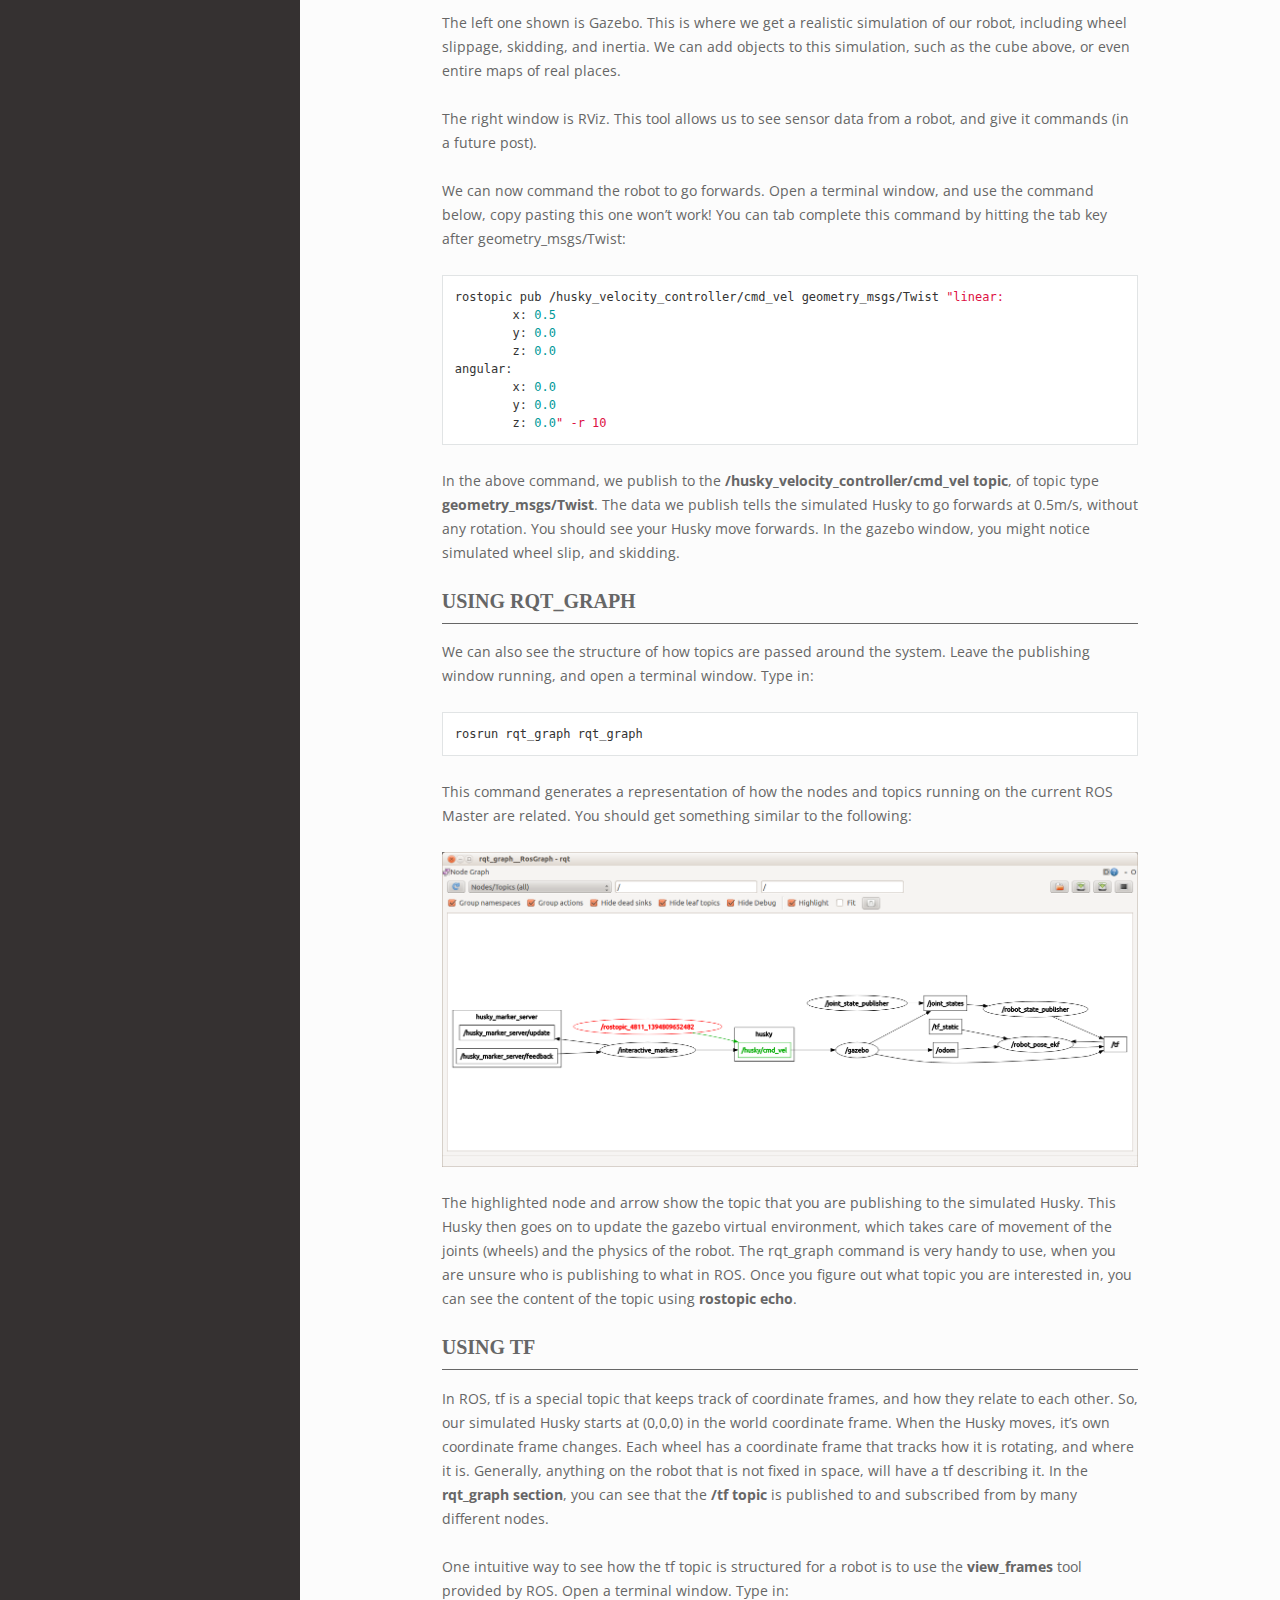
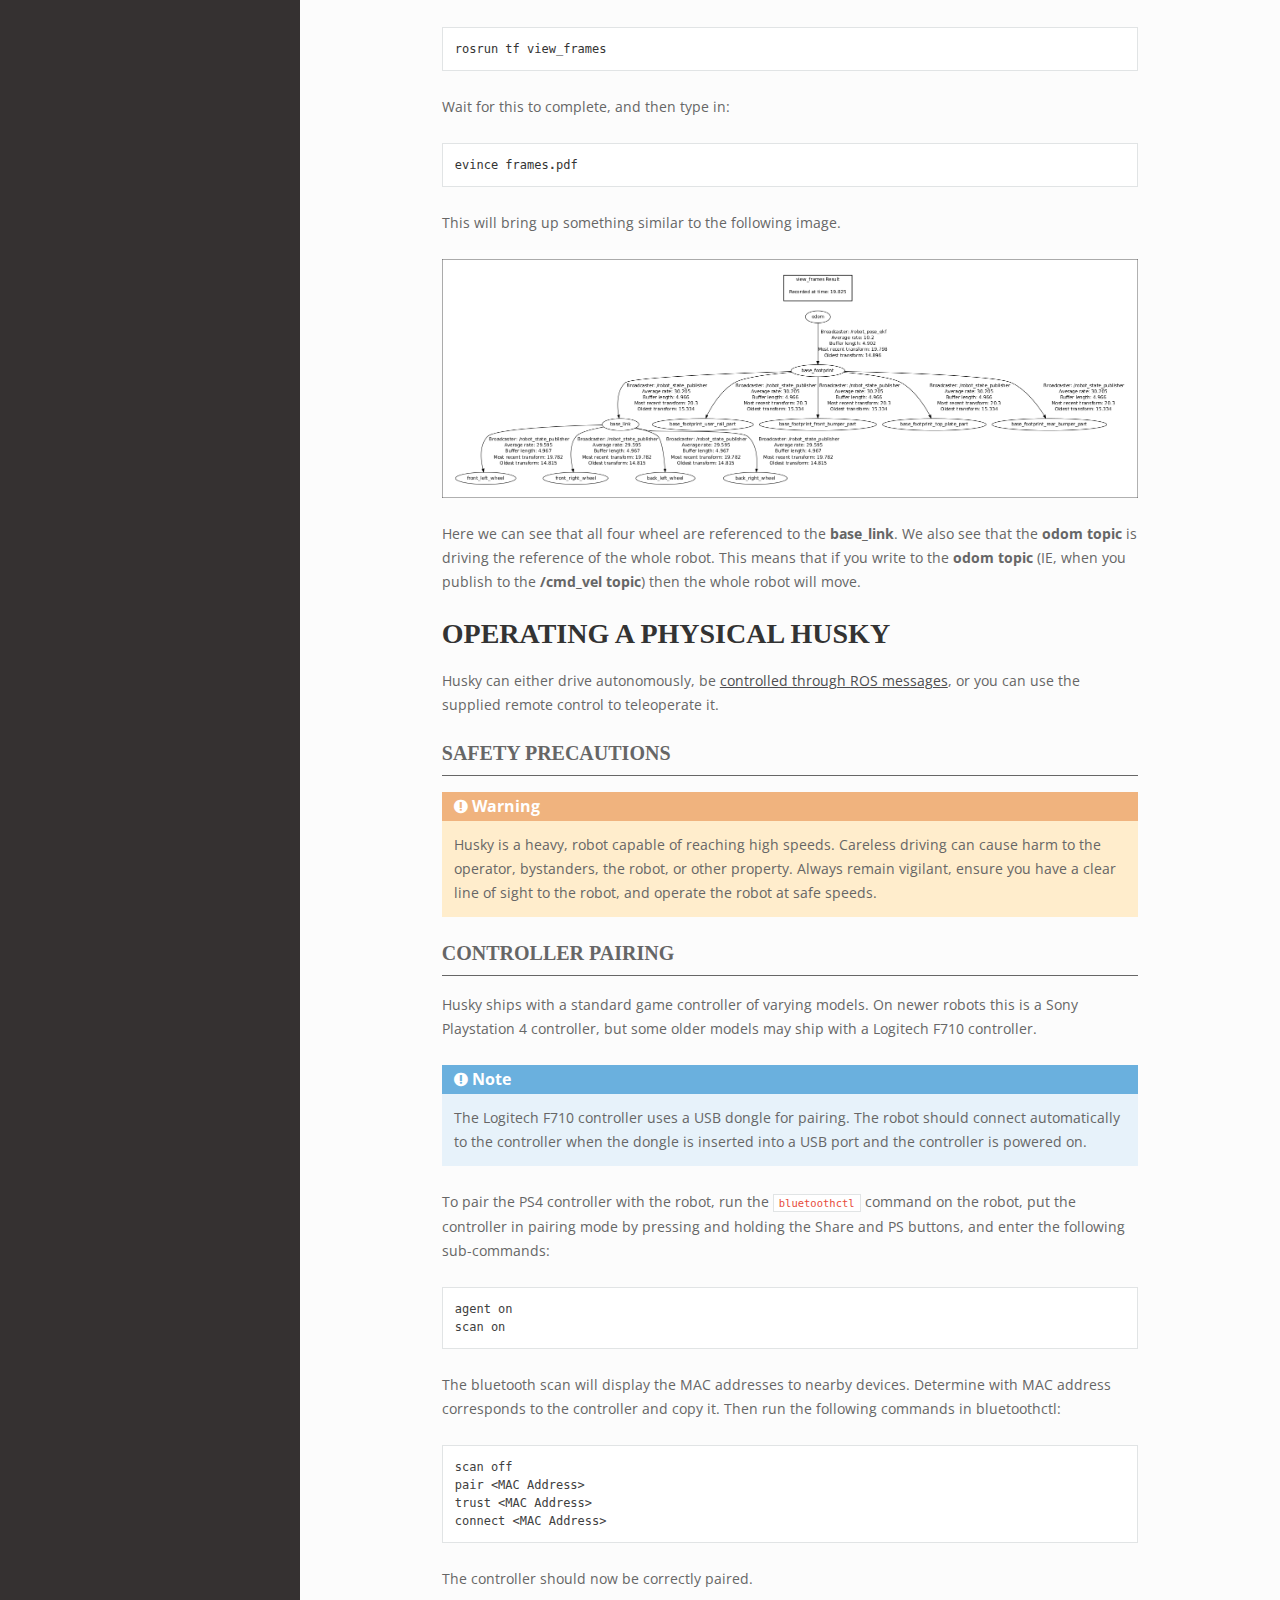
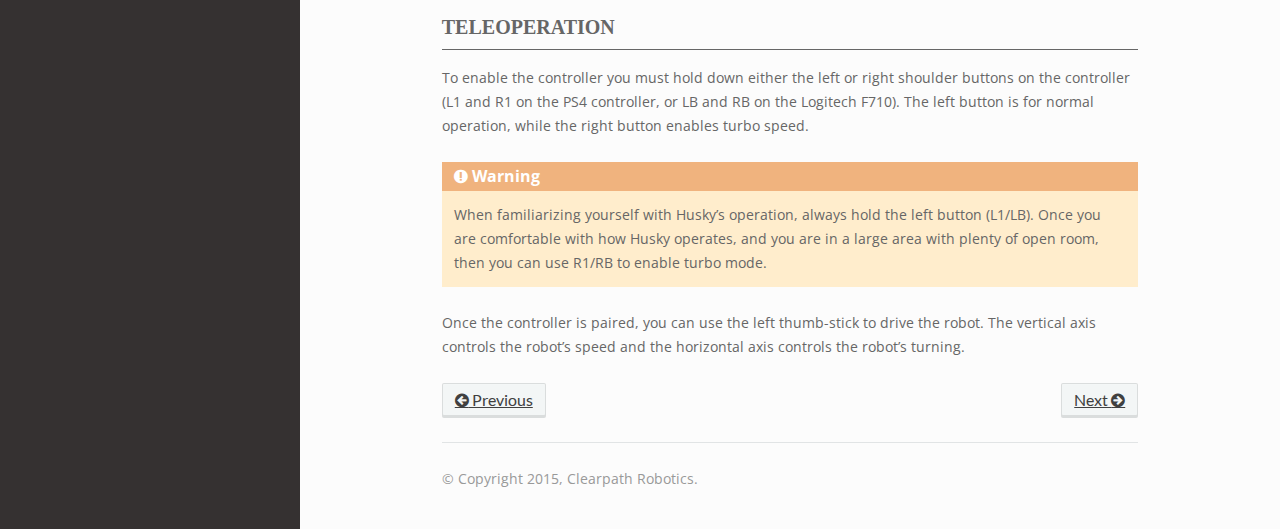
<file: html/DrivingHusky.html>
<!DOCTYPE html>
<!--[if IE 8]><html class="no-js lt-ie9" lang="en" > <![endif]-->
<!--[if gt IE 8]><!--> <html class="no-js" lang="en" > <!--<![endif]-->
<head>
  <meta charset="utf-8">
  
  <meta name="viewport" content="width=device-width, initial-scale=1.0">
  
  <title>Driving Husky &mdash; Husky UGV Tutorials 0.5.1 documentation</title>
  

  
  
    <link rel="shortcut icon" href="_static/favicon.ico"/>
  

  

  
  
    

  

  
  
    <link rel="stylesheet" href="_static/css/theme.css" type="text/css" />
  

  
    <link rel="stylesheet" href="_static/clearpath.css" type="text/css" />
  

  
        <link rel="index" title="Index"
              href="genindex.html"/>
        <link rel="search" title="Search" href="search.html"/>
    <link rel="top" title="Husky UGV Tutorials 0.5.1 documentation" href="index.html"/>
        <link rel="next" title="Husky Move Base Demo" href="HuskyMove.html"/>
        <link rel="prev" title="Interfacing with Husky" href="InterfacingWithHusky.html"/> 

  
  <script src="_static/js/modernizr.min.js"></script>

  <!-- Start of clearpathrobotics Zendesk Widget script -->
<script>/*<![CDATA[​*/window.zEmbed||function(e,t){var n,o,d,i,s,a=[],r=document.createElement("iframe");window.zEmbed=function(){a.push(arguments)},window.zE=window.zE||window.zEmbed,r.src="javascript:false",r.title="",r.role="presentation",(r.frameElement||r).style.cssText="display: none",d=document.getElementsByTagName("script"),d=d[d.length-1],d.parentNode.insertBefore(r,d),i=r.contentWindow,s=i.document;try{o=s}catch(c){n=document.domain,r.src='javascript:var d=document.open();d.domain="'+n+'";void(0);',o=s}o.open()._l=function(){var o=this.createElement("script");n&&(this.domain=n),o.id="js-iframe-async",o.src=e,this.t=+new Date,this.zendeskHost=t,this.zEQueue=a,this.body.appendChild(o)},o.write('<body onload="document._l();">'),o.close()}("https://assets.zendesk.com/embeddable_framework/main.js","clearpathrobotics.zendesk.com");/*​]]>*/</script>
<!-- End of clearpathrobotics Zendesk Widget script -->

<script>
 (function(i,s,o,g,r,a,m){i['GoogleAnalyticsObject']=r;i[r]=i[r]||function(){
 (i[r].q=i[r].q||[]).push(arguments)},i[r].l=1*new Date();a=s.createElement(o),
 m=s.getElementsByTagName(o)[0];a.async=1;a.src=g;m.parentNode.insertBefore(a,m)
 })(window,document,'script','//www.google-analytics.com/analytics.js','ga');

 ga('create', 'UA-65409991-1', 'auto');
 ga('send', 'pageview');

</script>


</head>

<body class="wy-body-for-nav" role="document">

  <div class="wy-grid-for-nav">

    
    <nav data-toggle="wy-nav-shift" class="wy-nav-side">
      <div class="wy-side-scroll">
        <div class="wy-side-nav-search">
          

          
            <a href="index.html" class="icon icon-home"> Husky UGV Tutorials
          

          
            
            <img src="_static/clearpathlogo.png" class="logo" />
          
          </a>

          
            
            
              <div class="version">
                0.5.1
              </div>
            
          

          
<div role="search">
  <form id="rtd-search-form" class="wy-form" action="search.html" method="get">
    <input type="text" name="q" placeholder="Search..." />
    <input type="hidden" name="check_keywords" value="yes" />
    <input type="hidden" name="area" value="default" />
  </form>
</div>

          
        </div>

        <div class="wy-menu wy-menu-vertical" data-spy="affix" role="navigation" aria-label="main navigation">
          
            
            
                <p class="caption"><span class="caption-text">Installation</span></p>
<ul>
<li class="toctree-l1"><a class="reference internal" href="BackUpHusky.html">Backing Up Husky Configuration</a></li>
<li class="toctree-l1"><a class="reference internal" href="InstallHuskySoftware.html">Install and Configure Husky Software</a></li>
<li class="toctree-l1"><a class="reference internal" href="CustomizeHuskyConfig.html">Customize Husky Configuration</a></li>
</ul>
<p class="caption"><span class="caption-text">Using Husky</span></p>
<ul class="current">
<li class="toctree-l1"><a class="reference internal" href="SimulatingHusky.html">Simulating Husky</a></li>
<li class="toctree-l1"><a class="reference internal" href="InterfacingWithHusky.html">Interfacing with Husky</a></li>
<li class="toctree-l1 current"><a class="current reference internal" href="#">Driving Husky</a><ul>
<li class="toctree-l2"><a class="reference internal" href="#updating-the-virtual-machine">Updating the Virtual Machine</a></li>
<li class="toctree-l2"><a class="reference internal" href="#running-a-virtual-husky">Running a Virtual Husky</a></li>
<li class="toctree-l2"><a class="reference internal" href="#using-rqt-graph">Using rqt_graph</a></li>
<li class="toctree-l2"><a class="reference internal" href="#using-tf">Using tf</a></li>
</ul>
</li>
<li class="toctree-l1"><a class="reference internal" href="#operating-a-physical-husky">Operating a Physical Husky</a><ul>
<li class="toctree-l2"><a class="reference internal" href="#safety-precautions">Safety Precautions</a></li>
<li class="toctree-l2"><a class="reference internal" href="#controller-pairing">Controller Pairing</a></li>
<li class="toctree-l2"><a class="reference internal" href="#teleoperation">Teleoperation</a></li>
</ul>
</li>
</ul>
<p class="caption"><span class="caption-text">Demo Applications: Navigation</span></p>
<ul>
<li class="toctree-l1"><a class="reference internal" href="HuskyMove.html">Husky Move Base Demo</a></li>
<li class="toctree-l1"><a class="reference internal" href="HuskyAMCL.html">Husky AMCL Demo</a></li>
<li class="toctree-l1"><a class="reference internal" href="HuskyGmapping.html">Husky Gmapping Demo</a></li>
<li class="toctree-l1"><a class="reference internal" href="HuskyFrontiers.html">Husky Frontier Exploration Demo</a></li>
</ul>
<p class="caption"><span class="caption-text">Package Components</span></p>
<ul>
<li class="toctree-l1"><a class="reference internal" href="HuskyPackages.html">Husky Packages</a></li>
</ul>

            
          
        </div>
      </div>
    </nav>

    <section data-toggle="wy-nav-shift" class="wy-nav-content-wrap">

      
      <nav class="wy-nav-top" role="navigation" aria-label="top navigation">
        <i data-toggle="wy-nav-top" class="fa fa-bars"></i>
        <a href="index.html">Husky UGV Tutorials</a>
      </nav>


      
      <div class="wy-nav-content">
        <div class="rst-content">
     
          

 



<div role="navigation" aria-label="breadcrumbs navigation">
  <ul class="wy-breadcrumbs">
    <li><a href="http://support.clearpathrobotics.com">Home</a> &raquo;</li>
      
    <li>Driving Husky</li>
      <li class="wy-breadcrumbs-aside">
        <div class="roslogo">
      </div>
      </li>
  </ul>
  <hr/>
</div>
          <div role="main" class="document" itemscope="itemscope" itemtype="http://schema.org/Article">
           <div itemprop="articleBody">
            
  <div class="section" id="driving-husky">
<h1>Driving Husky<a class="headerlink" href="#driving-husky" title="Permalink to this headline">¶</a></h1>
<div class="section" id="updating-the-virtual-machine">
<h2>Updating the Virtual Machine<a class="headerlink" href="#updating-the-virtual-machine" title="Permalink to this headline">¶</a></h2>
<p>Open a terminal window (Ctrl + Alt + T), and enter the following:</p>
<div class="highlight-default notranslate"><div class="highlight"><pre><span></span><span class="n">sudo</span> <span class="n">apt</span><span class="o">-</span><span class="n">get</span> <span class="n">update</span>
<span class="n">sudo</span> <span class="n">apt</span><span class="o">-</span><span class="n">get</span> <span class="n">install</span> <span class="n">ros</span><span class="o">-</span><span class="n">kinetic</span><span class="o">-</span><span class="n">husky</span><span class="o">-</span><span class="n">desktop</span>
<span class="n">sudo</span> <span class="n">apt</span><span class="o">-</span><span class="n">get</span> <span class="n">install</span> <span class="n">ros</span><span class="o">-</span><span class="n">kinetic</span><span class="o">-</span><span class="n">husky</span><span class="o">-</span><span class="n">simulator</span>
</pre></div>
</div>
</div>
<div class="section" id="running-a-virtual-husky">
<h2>Running a Virtual Husky<a class="headerlink" href="#running-a-virtual-husky" title="Permalink to this headline">¶</a></h2>
<p>Open a terminal window, and enter:</p>
<div class="highlight-default notranslate"><div class="highlight"><pre><span></span><span class="n">roslaunch</span> <span class="n">husky_gazebo</span> <span class="n">husky_empty_world</span><span class="o">.</span><span class="n">launch</span>
</pre></div>
</div>
<p>Open another terminal window, and enter:</p>
<div class="highlight-default notranslate"><div class="highlight"><pre><span></span><span class="n">roslaunch</span> <span class="n">husky_viz</span> <span class="n">view_robot</span><span class="o">.</span><span class="n">launch</span>
</pre></div>
</div>
<p>You should be given two windows, both showing a yellow, rugged robot (Husky!)</p>
<p><strong>RViz</strong></p>
<a class="reference internal image-reference" href="_images/Huskyviz.png"><img alt="_images/Huskyviz.png" src="_images/Huskyviz.png" style="width: 768.5px; height: 452.5px;" /></a>
<p><strong>Gazebo</strong></p>
<a class="reference internal image-reference" href="_images/Huskysim.png"><img alt="_images/Huskysim.png" src="_images/Huskysim.png" style="width: 767.0px; height: 398.5px;" /></a>
<p>The left one shown is Gazebo. This is where we get a realistic simulation of our robot, including wheel slippage, skidding, and inertia.
We can add objects to this simulation, such as the cube above, or even entire maps of real places.</p>
<p>The right window is RViz. This tool allows us to see sensor data from a robot, and give it commands (in a future post).</p>
<p>We can now command the robot to go forwards. Open a terminal window, and use the command below, copy pasting this one won’t work! You can tab complete this command by hitting the tab key after geometry_msgs/Twist:</p>
<div class="highlight-default notranslate"><div class="highlight"><pre><span></span><span class="n">rostopic</span> <span class="n">pub</span> <span class="o">/</span><span class="n">husky_velocity_controller</span><span class="o">/</span><span class="n">cmd_vel</span> <span class="n">geometry_msgs</span><span class="o">/</span><span class="n">Twist</span> <span class="s2">&quot;linear:</span>
        <span class="n">x</span><span class="p">:</span> <span class="mf">0.5</span>
        <span class="n">y</span><span class="p">:</span> <span class="mf">0.0</span>
        <span class="n">z</span><span class="p">:</span> <span class="mf">0.0</span>
<span class="n">angular</span><span class="p">:</span>
        <span class="n">x</span><span class="p">:</span> <span class="mf">0.0</span>
        <span class="n">y</span><span class="p">:</span> <span class="mf">0.0</span>
        <span class="n">z</span><span class="p">:</span> <span class="mf">0.0</span><span class="s2">&quot; -r 10</span>
</pre></div>
</div>
<p>In the above command, we publish to the <strong>/husky_velocity_controller/cmd_vel topic</strong>, of topic type <strong>geometry_msgs/Twist</strong>.
The data we publish tells the simulated Husky to go forwards at 0.5m/s, without any rotation. You should see your Husky move forwards.
In the gazebo window, you might notice simulated wheel slip, and skidding.</p>
</div>
<div class="section" id="using-rqt-graph">
<h2>Using rqt_graph<a class="headerlink" href="#using-rqt-graph" title="Permalink to this headline">¶</a></h2>
<p>We can also see the structure of how topics are passed around the system. Leave the publishing window running, and open a terminal window. Type in:</p>
<div class="highlight-default notranslate"><div class="highlight"><pre><span></span><span class="n">rosrun</span> <span class="n">rqt_graph</span> <span class="n">rqt_graph</span>
</pre></div>
</div>
<p>This command generates a representation of how the nodes and topics running on the current ROS Master are related. You should get something similar to the following:</p>
<img alt="_images/rqtgraph.png" src="_images/rqtgraph.png" />
<p>The highlighted node and arrow show the topic that you are publishing to the simulated Husky. This Husky then goes on to update the gazebo virtual environment,
which takes care of movement of the joints (wheels) and the physics of the robot.
The rqt_graph command is very handy to use, when you are unsure who is publishing to what in ROS.
Once you figure out what topic you are interested in, you can see the content of the topic using <strong>rostopic echo</strong>.</p>
</div>
<div class="section" id="using-tf">
<h2>Using tf<a class="headerlink" href="#using-tf" title="Permalink to this headline">¶</a></h2>
<p>In ROS, tf is a special topic that keeps track of coordinate frames, and how they relate to each other.
So, our simulated Husky starts at (0,0,0) in the world coordinate frame. When the Husky moves, it’s own coordinate frame changes.
Each wheel has a coordinate frame that tracks how it is rotating, and where it is. Generally, anything on the robot that is not fixed in space, will have a tf describing it.
In the <strong>rqt_graph section</strong>, you can see that the <strong>/tf topic</strong> is published to and subscribed from by many different nodes.</p>
<p>One intuitive way to see how the tf topic is structured for a robot is to use the <strong>view_frames</strong> tool provided by ROS. Open a terminal window. Type in:</p>
<div class="highlight-default notranslate"><div class="highlight"><pre><span></span><span class="n">rosrun</span> <span class="n">tf</span> <span class="n">view_frames</span>
</pre></div>
</div>
<p>Wait for this to complete, and then type in:</p>
<div class="highlight-default notranslate"><div class="highlight"><pre><span></span><span class="n">evince</span> <span class="n">frames</span><span class="o">.</span><span class="n">pdf</span>
</pre></div>
</div>
<p>This will bring up something similar to the following image.</p>
<img alt="_images/tfframes.png" src="_images/tfframes.png" />
<p>Here we can see that all four wheel are referenced to the <strong>base_link</strong>. We also see that the <strong>odom topic</strong> is driving the reference of the whole robot.
This means that if you write to the <strong>odom topic</strong> (IE, when you publish to the <strong>/cmd_vel topic</strong>) then the whole robot will move.</p>
</div>
</div>
<div class="section" id="operating-a-physical-husky">
<h1>Operating a Physical Husky<a class="headerlink" href="#operating-a-physical-husky" title="Permalink to this headline">¶</a></h1>
<p>Husky can either drive autonomously, be <a class="reference internal" href="SimulatingHusky.html"><span class="doc">controlled through ROS messages</span></a>, or you
can use the supplied remote control to teleoperate it.</p>
<div class="section" id="safety-precautions">
<h2>Safety Precautions<a class="headerlink" href="#safety-precautions" title="Permalink to this headline">¶</a></h2>
<div class="admonition warning">
<p class="admonition-title">Warning</p>
<p>Husky is a heavy, robot capable of reaching high speeds.  Careless driving can cause harm to the operator,
bystanders, the robot, or other property.  Always remain vigilant, ensure you have a clear line of sight to the
robot, and operate the robot at safe speeds.</p>
</div>
</div>
<div class="section" id="controller-pairing">
<h2>Controller Pairing<a class="headerlink" href="#controller-pairing" title="Permalink to this headline">¶</a></h2>
<p>Husky ships with a standard game controller of varying models.  On newer robots this is a Sony Playstation 4 controller,
but some older models may ship with a Logitech F710 controller.</p>
<div class="admonition note">
<p class="admonition-title">Note</p>
<p>The Logitech F710 controller uses a USB dongle for pairing.  The robot should connect automatically to the
controller when the dongle is inserted into a USB port and the controller is powered on.</p>
</div>
<p>To pair the PS4 controller with the robot, run the <code class="docutils literal notranslate"><span class="pre">bluetoothctl</span></code> command on the robot, put the controller in pairing
mode by pressing and holding the Share and PS buttons, and enter the following sub-commands:</p>
<div class="highlight-text notranslate"><div class="highlight"><pre><span></span>agent on
scan on
</pre></div>
</div>
<p>The bluetooth scan will display the MAC addresses to nearby devices.  Determine with MAC address corresponds to the
controller and copy it.  Then run the following commands in bluetoothctl:</p>
<div class="highlight-text notranslate"><div class="highlight"><pre><span></span>scan off
pair &lt;MAC Address&gt;
trust &lt;MAC Address&gt;
connect &lt;MAC Address&gt;
</pre></div>
</div>
<p>The controller should now be correctly paired.</p>
</div>
<div class="section" id="teleoperation">
<h2>Teleoperation<a class="headerlink" href="#teleoperation" title="Permalink to this headline">¶</a></h2>
<p>To enable the controller you must hold down either the left or right shoulder buttons on the controller (L1 and R1 on
the PS4 controller, or LB and RB on the Logitech F710).  The left button is for normal operation, while the right
button enables turbo speed.</p>
<div class="admonition warning">
<p class="admonition-title">Warning</p>
<p>When familiarizing yourself with Husky’s operation, always hold the left button (L1/LB).  Once you are comfortable
with how Husky operates, and you are in a large area with plenty of open room, then you can use R1/RB to enable
turbo mode.</p>
</div>
<p>Once the controller is paired, you can use the left thumb-stick to drive the robot.  The vertical axis controls
the robot’s speed and the horizontal axis controls the robot’s turning.</p>
</div>
</div>


           </div>
          </div>
          <footer>
  
    <div class="rst-footer-buttons" role="navigation" aria-label="footer navigation">
      
        <a href="HuskyMove.html" class="btn btn-neutral float-right" title="Husky Move Base Demo" accesskey="n">Next <span class="fa fa-arrow-circle-right"></span></a>
      
      
        <a href="InterfacingWithHusky.html" class="btn btn-neutral" title="Interfacing with Husky" accesskey="p"><span class="fa fa-arrow-circle-left"></span> Previous</a>
      
    </div>
  

  <hr/>

  <div role="contentinfo">
    <p>
        &copy; Copyright 2015, Clearpath Robotics.

    </p>
  </div> 

</footer>

        </div>
      </div>

    </section>

  </div>
  


  

    <script type="text/javascript">
        var DOCUMENTATION_OPTIONS = {
            URL_ROOT:'./',
            VERSION:'0.5.1',
            COLLAPSE_INDEX:false,
            FILE_SUFFIX:'.html',
            HAS_SOURCE:  true
        };
    </script>
      <script type="text/javascript" src="_static/jquery.js"></script>
      <script type="text/javascript" src="_static/underscore.js"></script>
      <script type="text/javascript" src="_static/doctools.js"></script>
      <script type="text/javascript" src="_static/language_data.js"></script>

  

  
  
    <script type="text/javascript" src="_static/js/theme.js"></script>
  

  
  
  <script type="text/javascript">
      jQuery(function () {
          SphinxRtdTheme.StickyNav.enable();
      });
  </script>
   

</body>
</html>
</file>
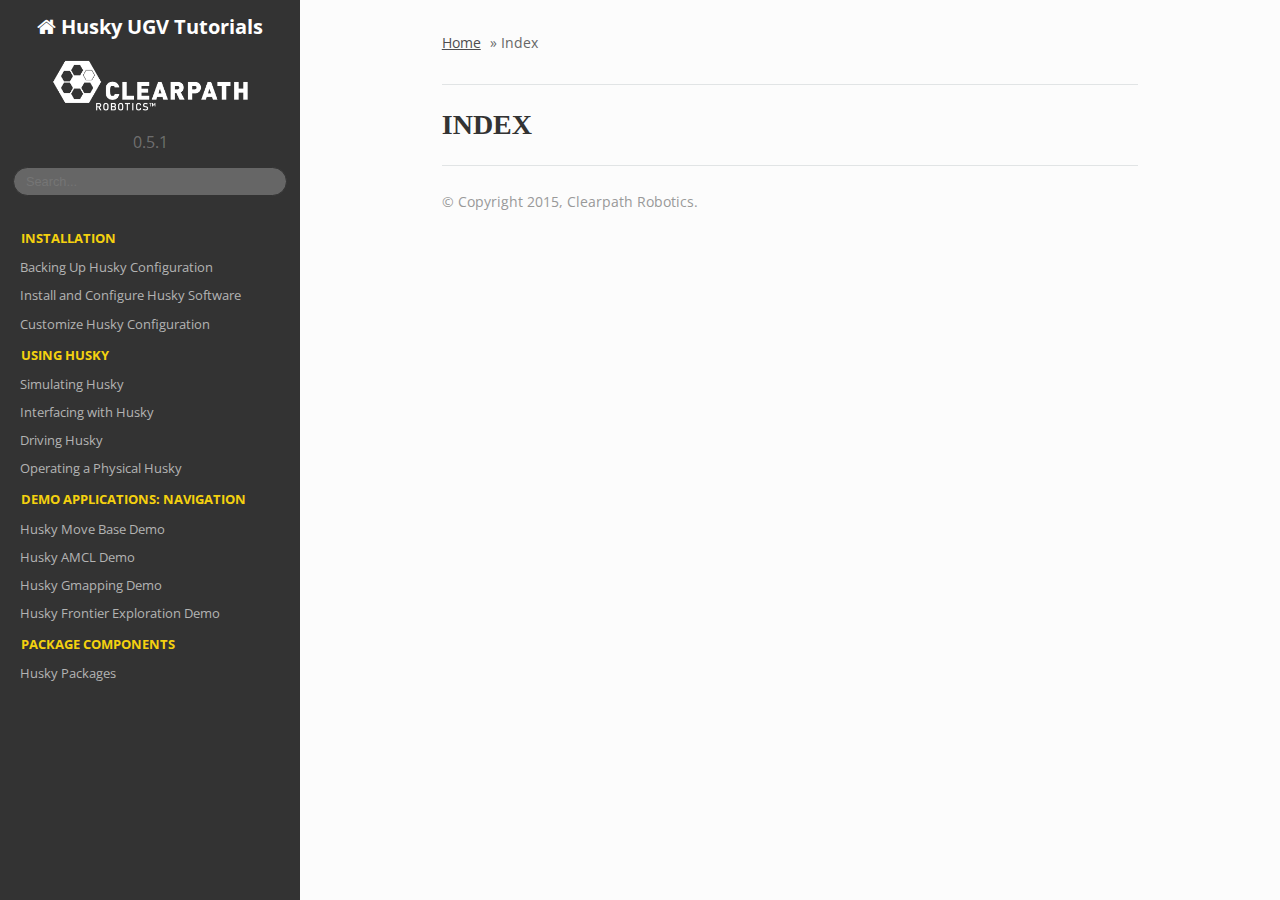
<file: html/genindex.html>
<!DOCTYPE html>
<!--[if IE 8]><html class="no-js lt-ie9" lang="en" > <![endif]-->
<!--[if gt IE 8]><!--> <html class="no-js" lang="en" > <!--<![endif]-->
<head>
  <meta charset="utf-8">
  
  <meta name="viewport" content="width=device-width, initial-scale=1.0">
  
  <title>Index &mdash; Husky UGV Tutorials 0.5.1 documentation</title>
  

  
  
    <link rel="shortcut icon" href="_static/favicon.ico"/>
  

  

  
  
    

  

  
  
    <link rel="stylesheet" href="_static/css/theme.css" type="text/css" />
  

  
    <link rel="stylesheet" href="_static/clearpath.css" type="text/css" />
  

  
        <link rel="index" title="Index"
              href="#"/>
        <link rel="search" title="Search" href="search.html"/>
    <link rel="top" title="Husky UGV Tutorials 0.5.1 documentation" href="index.html"/> 

  
  <script src="_static/js/modernizr.min.js"></script>

  <!-- Start of clearpathrobotics Zendesk Widget script -->
<script>/*<![CDATA[​*/window.zEmbed||function(e,t){var n,o,d,i,s,a=[],r=document.createElement("iframe");window.zEmbed=function(){a.push(arguments)},window.zE=window.zE||window.zEmbed,r.src="javascript:false",r.title="",r.role="presentation",(r.frameElement||r).style.cssText="display: none",d=document.getElementsByTagName("script"),d=d[d.length-1],d.parentNode.insertBefore(r,d),i=r.contentWindow,s=i.document;try{o=s}catch(c){n=document.domain,r.src='javascript:var d=document.open();d.domain="'+n+'";void(0);',o=s}o.open()._l=function(){var o=this.createElement("script");n&&(this.domain=n),o.id="js-iframe-async",o.src=e,this.t=+new Date,this.zendeskHost=t,this.zEQueue=a,this.body.appendChild(o)},o.write('<body onload="document._l();">'),o.close()}("https://assets.zendesk.com/embeddable_framework/main.js","clearpathrobotics.zendesk.com");/*​]]>*/</script>
<!-- End of clearpathrobotics Zendesk Widget script -->

<script>
 (function(i,s,o,g,r,a,m){i['GoogleAnalyticsObject']=r;i[r]=i[r]||function(){
 (i[r].q=i[r].q||[]).push(arguments)},i[r].l=1*new Date();a=s.createElement(o),
 m=s.getElementsByTagName(o)[0];a.async=1;a.src=g;m.parentNode.insertBefore(a,m)
 })(window,document,'script','//www.google-analytics.com/analytics.js','ga');

 ga('create', 'UA-65409991-1', 'auto');
 ga('send', 'pageview');

</script>


</head>

<body class="wy-body-for-nav" role="document">

  <div class="wy-grid-for-nav">

    
    <nav data-toggle="wy-nav-shift" class="wy-nav-side">
      <div class="wy-side-scroll">
        <div class="wy-side-nav-search">
          

          
            <a href="index.html" class="icon icon-home"> Husky UGV Tutorials
          

          
            
            <img src="_static/clearpathlogo.png" class="logo" />
          
          </a>

          
            
            
              <div class="version">
                0.5.1
              </div>
            
          

          
<div role="search">
  <form id="rtd-search-form" class="wy-form" action="search.html" method="get">
    <input type="text" name="q" placeholder="Search..." />
    <input type="hidden" name="check_keywords" value="yes" />
    <input type="hidden" name="area" value="default" />
  </form>
</div>

          
        </div>

        <div class="wy-menu wy-menu-vertical" data-spy="affix" role="navigation" aria-label="main navigation">
          
            
            
                <p class="caption"><span class="caption-text">Installation</span></p>
<ul>
<li class="toctree-l1"><a class="reference internal" href="BackUpHusky.html">Backing Up Husky Configuration</a></li>
<li class="toctree-l1"><a class="reference internal" href="InstallHuskySoftware.html">Install and Configure Husky Software</a></li>
<li class="toctree-l1"><a class="reference internal" href="CustomizeHuskyConfig.html">Customize Husky Configuration</a></li>
</ul>
<p class="caption"><span class="caption-text">Using Husky</span></p>
<ul>
<li class="toctree-l1"><a class="reference internal" href="SimulatingHusky.html">Simulating Husky</a></li>
<li class="toctree-l1"><a class="reference internal" href="InterfacingWithHusky.html">Interfacing with Husky</a></li>
<li class="toctree-l1"><a class="reference internal" href="DrivingHusky.html">Driving Husky</a></li>
<li class="toctree-l1"><a class="reference internal" href="DrivingHusky.html#operating-a-physical-husky">Operating a Physical Husky</a></li>
</ul>
<p class="caption"><span class="caption-text">Demo Applications: Navigation</span></p>
<ul>
<li class="toctree-l1"><a class="reference internal" href="HuskyMove.html">Husky Move Base Demo</a></li>
<li class="toctree-l1"><a class="reference internal" href="HuskyAMCL.html">Husky AMCL Demo</a></li>
<li class="toctree-l1"><a class="reference internal" href="HuskyGmapping.html">Husky Gmapping Demo</a></li>
<li class="toctree-l1"><a class="reference internal" href="HuskyFrontiers.html">Husky Frontier Exploration Demo</a></li>
</ul>
<p class="caption"><span class="caption-text">Package Components</span></p>
<ul>
<li class="toctree-l1"><a class="reference internal" href="HuskyPackages.html">Husky Packages</a></li>
</ul>

            
          
        </div>
      </div>
    </nav>

    <section data-toggle="wy-nav-shift" class="wy-nav-content-wrap">

      
      <nav class="wy-nav-top" role="navigation" aria-label="top navigation">
        <i data-toggle="wy-nav-top" class="fa fa-bars"></i>
        <a href="index.html">Husky UGV Tutorials</a>
      </nav>


      
      <div class="wy-nav-content">
        <div class="rst-content">
     
          





<div role="navigation" aria-label="breadcrumbs navigation">
  <ul class="wy-breadcrumbs">
    <li><a href="http://support.clearpathrobotics.com">Home</a> &raquo;</li>
      
    <li>Index</li>
      <li class="wy-breadcrumbs-aside">
        <div class="roslogo">
      </div>
      </li>
  </ul>
  <hr/>
</div>
          <div role="main" class="document" itemscope="itemscope" itemtype="http://schema.org/Article">
           <div itemprop="articleBody">
            

<h1 id="index">Index</h1>

<div class="genindex-jumpbox">
 
</div>


           </div>
          </div>
          <footer>
  

  <hr/>

  <div role="contentinfo">
    <p>
        &copy; Copyright 2015, Clearpath Robotics.

    </p>
  </div> 

</footer>

        </div>
      </div>

    </section>

  </div>
  


  

    <script type="text/javascript">
        var DOCUMENTATION_OPTIONS = {
            URL_ROOT:'./',
            VERSION:'0.5.1',
            COLLAPSE_INDEX:false,
            FILE_SUFFIX:'.html',
            HAS_SOURCE:  true
        };
    </script>
      <script type="text/javascript" src="_static/jquery.js"></script>
      <script type="text/javascript" src="_static/underscore.js"></script>
      <script type="text/javascript" src="_static/doctools.js"></script>
      <script type="text/javascript" src="_static/language_data.js"></script>

  

  
  
    <script type="text/javascript" src="_static/js/theme.js"></script>
  

  
  
  <script type="text/javascript">
      jQuery(function () {
          SphinxRtdTheme.StickyNav.enable();
      });
  </script>
   

</body>
</html>
</file>
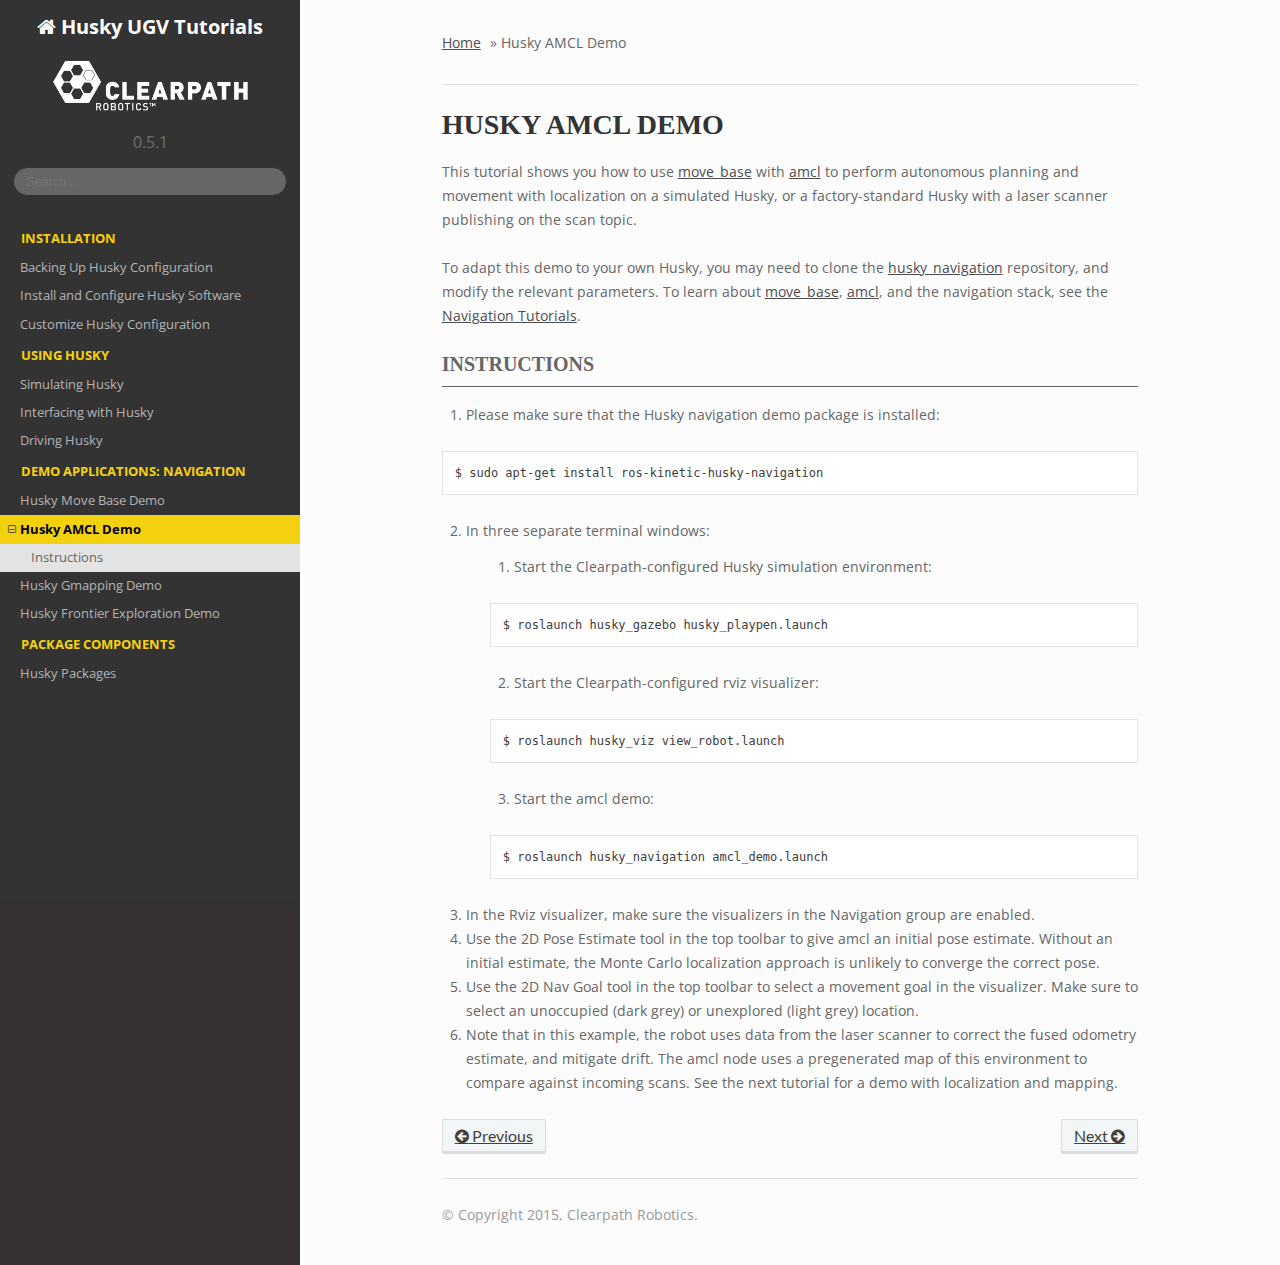
<file: html/HuskyAMCL.html>
<!DOCTYPE html>
<!--[if IE 8]><html class="no-js lt-ie9" lang="en" > <![endif]-->
<!--[if gt IE 8]><!--> <html class="no-js" lang="en" > <!--<![endif]-->
<head>
  <meta charset="utf-8">
  
  <meta name="viewport" content="width=device-width, initial-scale=1.0">
  
  <title>Husky AMCL Demo &mdash; Husky UGV Tutorials 0.5.1 documentation</title>
  

  
  
    <link rel="shortcut icon" href="_static/favicon.ico"/>
  

  

  
  
    

  

  
  
    <link rel="stylesheet" href="_static/css/theme.css" type="text/css" />
  

  
    <link rel="stylesheet" href="_static/clearpath.css" type="text/css" />
  

  
        <link rel="index" title="Index"
              href="genindex.html"/>
        <link rel="search" title="Search" href="search.html"/>
    <link rel="top" title="Husky UGV Tutorials 0.5.1 documentation" href="index.html"/>
        <link rel="next" title="Husky Gmapping Demo" href="HuskyGmapping.html"/>
        <link rel="prev" title="Husky Move Base Demo" href="HuskyMove.html"/> 

  
  <script src="_static/js/modernizr.min.js"></script>

  <!-- Start of clearpathrobotics Zendesk Widget script -->
<script>/*<![CDATA[​*/window.zEmbed||function(e,t){var n,o,d,i,s,a=[],r=document.createElement("iframe");window.zEmbed=function(){a.push(arguments)},window.zE=window.zE||window.zEmbed,r.src="javascript:false",r.title="",r.role="presentation",(r.frameElement||r).style.cssText="display: none",d=document.getElementsByTagName("script"),d=d[d.length-1],d.parentNode.insertBefore(r,d),i=r.contentWindow,s=i.document;try{o=s}catch(c){n=document.domain,r.src='javascript:var d=document.open();d.domain="'+n+'";void(0);',o=s}o.open()._l=function(){var o=this.createElement("script");n&&(this.domain=n),o.id="js-iframe-async",o.src=e,this.t=+new Date,this.zendeskHost=t,this.zEQueue=a,this.body.appendChild(o)},o.write('<body onload="document._l();">'),o.close()}("https://assets.zendesk.com/embeddable_framework/main.js","clearpathrobotics.zendesk.com");/*​]]>*/</script>
<!-- End of clearpathrobotics Zendesk Widget script -->

<script>
 (function(i,s,o,g,r,a,m){i['GoogleAnalyticsObject']=r;i[r]=i[r]||function(){
 (i[r].q=i[r].q||[]).push(arguments)},i[r].l=1*new Date();a=s.createElement(o),
 m=s.getElementsByTagName(o)[0];a.async=1;a.src=g;m.parentNode.insertBefore(a,m)
 })(window,document,'script','//www.google-analytics.com/analytics.js','ga');

 ga('create', 'UA-65409991-1', 'auto');
 ga('send', 'pageview');

</script>


</head>

<body class="wy-body-for-nav" role="document">

  <div class="wy-grid-for-nav">

    
    <nav data-toggle="wy-nav-shift" class="wy-nav-side">
      <div class="wy-side-scroll">
        <div class="wy-side-nav-search">
          

          
            <a href="index.html" class="icon icon-home"> Husky UGV Tutorials
          

          
            
            <img src="_static/clearpathlogo.png" class="logo" />
          
          </a>

          
            
            
              <div class="version">
                0.5.1
              </div>
            
          

          
<div role="search">
  <form id="rtd-search-form" class="wy-form" action="search.html" method="get">
    <input type="text" name="q" placeholder="Search..." />
    <input type="hidden" name="check_keywords" value="yes" />
    <input type="hidden" name="area" value="default" />
  </form>
</div>

          
        </div>

        <div class="wy-menu wy-menu-vertical" data-spy="affix" role="navigation" aria-label="main navigation">
          
            
            
                <p class="caption"><span class="caption-text">Installation</span></p>
<ul>
<li class="toctree-l1"><a class="reference internal" href="BackUpHusky.html">Backing Up Husky Configuration</a></li>
<li class="toctree-l1"><a class="reference internal" href="InstallHuskySoftware.html">Install and Configure Husky Software</a></li>
<li class="toctree-l1"><a class="reference internal" href="CustomizeHuskyConfig.html">Customize Husky Configuration</a></li>
</ul>
<p class="caption"><span class="caption-text">Using Husky</span></p>
<ul>
<li class="toctree-l1"><a class="reference internal" href="SimulatingHusky.html">Simulating Husky</a></li>
<li class="toctree-l1"><a class="reference internal" href="InterfacingWithHusky.html">Interfacing with Husky</a></li>
<li class="toctree-l1"><a class="reference internal" href="DrivingHusky.html">Driving Husky</a></li>
</ul>
<p class="caption"><span class="caption-text">Demo Applications: Navigation</span></p>
<ul class="current">
<li class="toctree-l1"><a class="reference internal" href="HuskyMove.html">Husky Move Base Demo</a></li>
<li class="toctree-l1 current"><a class="current reference internal" href="#">Husky AMCL Demo</a><ul>
<li class="toctree-l2"><a class="reference internal" href="#instructions">Instructions</a></li>
</ul>
</li>
<li class="toctree-l1"><a class="reference internal" href="HuskyGmapping.html">Husky Gmapping Demo</a></li>
<li class="toctree-l1"><a class="reference internal" href="HuskyFrontiers.html">Husky Frontier Exploration Demo</a></li>
</ul>
<p class="caption"><span class="caption-text">Package Components</span></p>
<ul>
<li class="toctree-l1"><a class="reference internal" href="HuskyPackages.html">Husky Packages</a></li>
</ul>

            
          
        </div>
      </div>
    </nav>

    <section data-toggle="wy-nav-shift" class="wy-nav-content-wrap">

      
      <nav class="wy-nav-top" role="navigation" aria-label="top navigation">
        <i data-toggle="wy-nav-top" class="fa fa-bars"></i>
        <a href="index.html">Husky UGV Tutorials</a>
      </nav>


      
      <div class="wy-nav-content">
        <div class="rst-content">
     
          

 



<div role="navigation" aria-label="breadcrumbs navigation">
  <ul class="wy-breadcrumbs">
    <li><a href="http://support.clearpathrobotics.com">Home</a> &raquo;</li>
      
    <li>Husky AMCL Demo</li>
      <li class="wy-breadcrumbs-aside">
        <div class="roslogo">
      </div>
      </li>
  </ul>
  <hr/>
</div>
          <div role="main" class="document" itemscope="itemscope" itemtype="http://schema.org/Article">
           <div itemprop="articleBody">
            
  <div class="section" id="husky-amcl-demo">
<h1>Husky AMCL Demo<a class="headerlink" href="#husky-amcl-demo" title="Permalink to this headline">¶</a></h1>
<p>This tutorial shows you how to use <a class="reference external" href="http://wiki.ros.org/move_base">move_base</a> with <a class="reference external" href="http://wiki.ros.org/amcl">amcl</a> to perform autonomous planning and movement with localization on a simulated Husky, or a factory-standard Husky with a laser scanner publishing on the scan topic.</p>
<p>To adapt this demo to your own Husky, you may need to clone the <a class="reference external" href="http://wiki.ros.org/husky_navigation">husky_navigation</a> repository, and modify the relevant parameters. To learn about <a class="reference external" href="http://wiki.ros.org/move_base">move_base</a>, <a class="reference external" href="http://wiki.ros.org/amcl">amcl</a>, and the navigation stack, see the <a class="reference external" href="http://wiki.ros.org/navigation/Tutorials">Navigation Tutorials</a>.</p>
<div class="section" id="instructions">
<h2>Instructions<a class="headerlink" href="#instructions" title="Permalink to this headline">¶</a></h2>
<ol class="arabic simple">
<li><p>Please make sure that the Husky navigation demo package is installed:</p></li>
</ol>
<div class="highlight-bash notranslate"><div class="highlight"><pre><span></span>$ sudo apt-get install ros-kinetic-husky-navigation
</pre></div>
</div>
<ol class="arabic" start="2">
<li><p>In three separate terminal windows:</p>
<blockquote>
<div><ol class="lowerroman simple">
<li><p>Start the Clearpath-configured Husky simulation environment:</p></li>
</ol>
<div class="highlight-bash notranslate"><div class="highlight"><pre><span></span>$ roslaunch husky_gazebo husky_playpen.launch
</pre></div>
</div>
<ol class="lowerroman simple" start="2">
<li><p>Start the Clearpath-configured rviz visualizer:</p></li>
</ol>
<div class="highlight-bash notranslate"><div class="highlight"><pre><span></span>$ roslaunch husky_viz view_robot.launch
</pre></div>
</div>
<ol class="lowerroman simple" start="3">
<li><p>Start the amcl demo:</p></li>
</ol>
<div class="highlight-bash notranslate"><div class="highlight"><pre><span></span>$ roslaunch husky_navigation amcl_demo.launch
</pre></div>
</div>
</div></blockquote>
</li>
<li><p>In the Rviz visualizer, make sure the visualizers in the Navigation group are enabled.</p></li>
<li><p>Use the 2D Pose Estimate tool in the top toolbar to give amcl an initial pose estimate. Without an initial estimate, the Monte Carlo localization approach is unlikely to converge the correct pose.</p></li>
<li><p>Use the 2D Nav Goal tool in the top toolbar to select a movement goal in the visualizer. Make sure to select an unoccupied (dark grey) or unexplored (light grey) location.</p></li>
<li><p>Note that in this example, the robot uses data from the laser scanner to correct the fused odometry estimate, and mitigate drift. The amcl node uses a pregenerated map of this environment to compare against incoming scans. See the next tutorial for a demo with localization and mapping.</p></li>
</ol>
</div>
</div>


           </div>
          </div>
          <footer>
  
    <div class="rst-footer-buttons" role="navigation" aria-label="footer navigation">
      
        <a href="HuskyGmapping.html" class="btn btn-neutral float-right" title="Husky Gmapping Demo" accesskey="n">Next <span class="fa fa-arrow-circle-right"></span></a>
      
      
        <a href="HuskyMove.html" class="btn btn-neutral" title="Husky Move Base Demo" accesskey="p"><span class="fa fa-arrow-circle-left"></span> Previous</a>
      
    </div>
  

  <hr/>

  <div role="contentinfo">
    <p>
        &copy; Copyright 2015, Clearpath Robotics.

    </p>
  </div> 

</footer>

        </div>
      </div>

    </section>

  </div>
  


  

    <script type="text/javascript">
        var DOCUMENTATION_OPTIONS = {
            URL_ROOT:'./',
            VERSION:'0.5.1',
            COLLAPSE_INDEX:false,
            FILE_SUFFIX:'.html',
            HAS_SOURCE:  true
        };
    </script>
      <script type="text/javascript" src="_static/jquery.js"></script>
      <script type="text/javascript" src="_static/underscore.js"></script>
      <script type="text/javascript" src="_static/doctools.js"></script>
      <script type="text/javascript" src="_static/language_data.js"></script>

  

  
  
    <script type="text/javascript" src="_static/js/theme.js"></script>
  

  
  
  <script type="text/javascript">
      jQuery(function () {
          SphinxRtdTheme.StickyNav.enable();
      });
  </script>
   

</body>
</html>
</file>
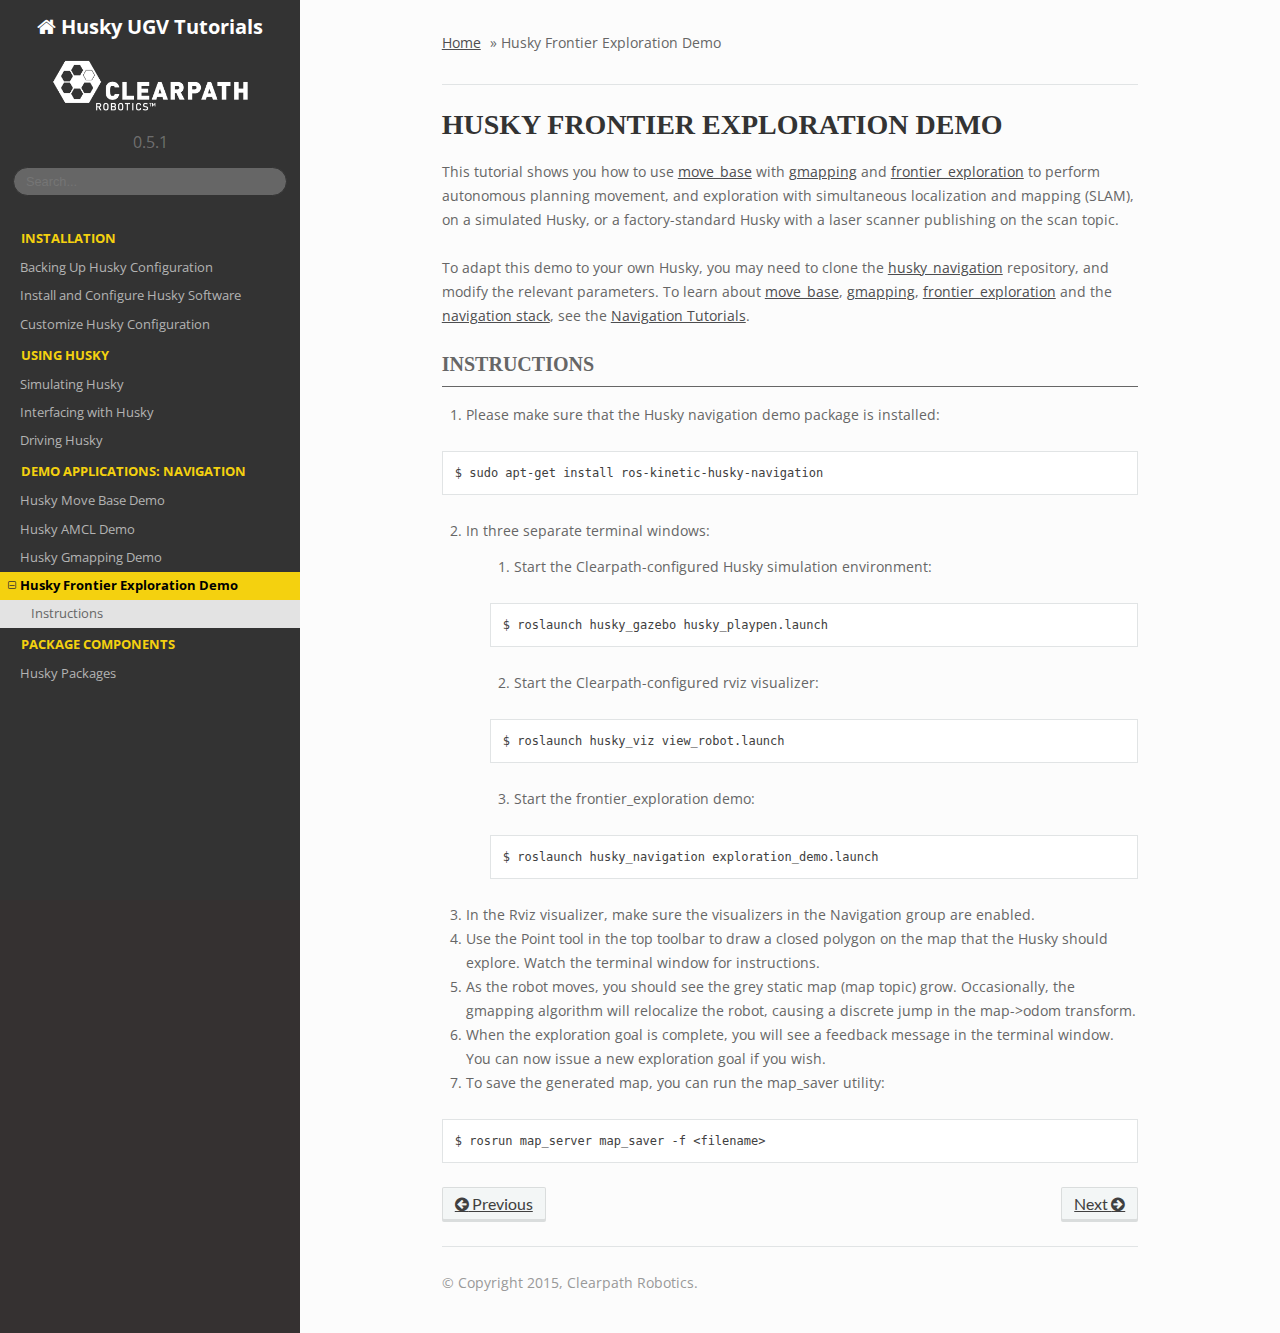
<file: html/HuskyFrontiers.html>
<!DOCTYPE html>
<!--[if IE 8]><html class="no-js lt-ie9" lang="en" > <![endif]-->
<!--[if gt IE 8]><!--> <html class="no-js" lang="en" > <!--<![endif]-->
<head>
  <meta charset="utf-8">
  
  <meta name="viewport" content="width=device-width, initial-scale=1.0">
  
  <title>Husky Frontier Exploration Demo &mdash; Husky UGV Tutorials 0.5.1 documentation</title>
  

  
  
    <link rel="shortcut icon" href="_static/favicon.ico"/>
  

  

  
  
    

  

  
  
    <link rel="stylesheet" href="_static/css/theme.css" type="text/css" />
  

  
    <link rel="stylesheet" href="_static/clearpath.css" type="text/css" />
  

  
        <link rel="index" title="Index"
              href="genindex.html"/>
        <link rel="search" title="Search" href="search.html"/>
    <link rel="top" title="Husky UGV Tutorials 0.5.1 documentation" href="index.html"/>
        <link rel="next" title="Husky Packages" href="HuskyPackages.html"/>
        <link rel="prev" title="Husky Gmapping Demo" href="HuskyGmapping.html"/> 

  
  <script src="_static/js/modernizr.min.js"></script>

  <!-- Start of clearpathrobotics Zendesk Widget script -->
<script>/*<![CDATA[​*/window.zEmbed||function(e,t){var n,o,d,i,s,a=[],r=document.createElement("iframe");window.zEmbed=function(){a.push(arguments)},window.zE=window.zE||window.zEmbed,r.src="javascript:false",r.title="",r.role="presentation",(r.frameElement||r).style.cssText="display: none",d=document.getElementsByTagName("script"),d=d[d.length-1],d.parentNode.insertBefore(r,d),i=r.contentWindow,s=i.document;try{o=s}catch(c){n=document.domain,r.src='javascript:var d=document.open();d.domain="'+n+'";void(0);',o=s}o.open()._l=function(){var o=this.createElement("script");n&&(this.domain=n),o.id="js-iframe-async",o.src=e,this.t=+new Date,this.zendeskHost=t,this.zEQueue=a,this.body.appendChild(o)},o.write('<body onload="document._l();">'),o.close()}("https://assets.zendesk.com/embeddable_framework/main.js","clearpathrobotics.zendesk.com");/*​]]>*/</script>
<!-- End of clearpathrobotics Zendesk Widget script -->

<script>
 (function(i,s,o,g,r,a,m){i['GoogleAnalyticsObject']=r;i[r]=i[r]||function(){
 (i[r].q=i[r].q||[]).push(arguments)},i[r].l=1*new Date();a=s.createElement(o),
 m=s.getElementsByTagName(o)[0];a.async=1;a.src=g;m.parentNode.insertBefore(a,m)
 })(window,document,'script','//www.google-analytics.com/analytics.js','ga');

 ga('create', 'UA-65409991-1', 'auto');
 ga('send', 'pageview');

</script>


</head>

<body class="wy-body-for-nav" role="document">

  <div class="wy-grid-for-nav">

    
    <nav data-toggle="wy-nav-shift" class="wy-nav-side">
      <div class="wy-side-scroll">
        <div class="wy-side-nav-search">
          

          
            <a href="index.html" class="icon icon-home"> Husky UGV Tutorials
          

          
            
            <img src="_static/clearpathlogo.png" class="logo" />
          
          </a>

          
            
            
              <div class="version">
                0.5.1
              </div>
            
          

          
<div role="search">
  <form id="rtd-search-form" class="wy-form" action="search.html" method="get">
    <input type="text" name="q" placeholder="Search..." />
    <input type="hidden" name="check_keywords" value="yes" />
    <input type="hidden" name="area" value="default" />
  </form>
</div>

          
        </div>

        <div class="wy-menu wy-menu-vertical" data-spy="affix" role="navigation" aria-label="main navigation">
          
            
            
                <p class="caption"><span class="caption-text">Installation</span></p>
<ul>
<li class="toctree-l1"><a class="reference internal" href="BackUpHusky.html">Backing Up Husky Configuration</a></li>
<li class="toctree-l1"><a class="reference internal" href="InstallHuskySoftware.html">Install and Configure Husky Software</a></li>
<li class="toctree-l1"><a class="reference internal" href="CustomizeHuskyConfig.html">Customize Husky Configuration</a></li>
</ul>
<p class="caption"><span class="caption-text">Using Husky</span></p>
<ul>
<li class="toctree-l1"><a class="reference internal" href="SimulatingHusky.html">Simulating Husky</a></li>
<li class="toctree-l1"><a class="reference internal" href="InterfacingWithHusky.html">Interfacing with Husky</a></li>
<li class="toctree-l1"><a class="reference internal" href="DrivingHusky.html">Driving Husky</a></li>
</ul>
<p class="caption"><span class="caption-text">Demo Applications: Navigation</span></p>
<ul class="current">
<li class="toctree-l1"><a class="reference internal" href="HuskyMove.html">Husky Move Base Demo</a></li>
<li class="toctree-l1"><a class="reference internal" href="HuskyAMCL.html">Husky AMCL Demo</a></li>
<li class="toctree-l1"><a class="reference internal" href="HuskyGmapping.html">Husky Gmapping Demo</a></li>
<li class="toctree-l1 current"><a class="current reference internal" href="#">Husky Frontier Exploration Demo</a><ul>
<li class="toctree-l2"><a class="reference internal" href="#instructions">Instructions</a></li>
</ul>
</li>
</ul>
<p class="caption"><span class="caption-text">Package Components</span></p>
<ul>
<li class="toctree-l1"><a class="reference internal" href="HuskyPackages.html">Husky Packages</a></li>
</ul>

            
          
        </div>
      </div>
    </nav>

    <section data-toggle="wy-nav-shift" class="wy-nav-content-wrap">

      
      <nav class="wy-nav-top" role="navigation" aria-label="top navigation">
        <i data-toggle="wy-nav-top" class="fa fa-bars"></i>
        <a href="index.html">Husky UGV Tutorials</a>
      </nav>


      
      <div class="wy-nav-content">
        <div class="rst-content">
     
          

 



<div role="navigation" aria-label="breadcrumbs navigation">
  <ul class="wy-breadcrumbs">
    <li><a href="http://support.clearpathrobotics.com">Home</a> &raquo;</li>
      
    <li>Husky Frontier Exploration Demo</li>
      <li class="wy-breadcrumbs-aside">
        <div class="roslogo">
      </div>
      </li>
  </ul>
  <hr/>
</div>
          <div role="main" class="document" itemscope="itemscope" itemtype="http://schema.org/Article">
           <div itemprop="articleBody">
            
  <div class="section" id="husky-frontier-exploration-demo">
<h1>Husky Frontier Exploration Demo<a class="headerlink" href="#husky-frontier-exploration-demo" title="Permalink to this headline">¶</a></h1>
<p>This tutorial shows you how to use <a class="reference external" href="http://wiki.ros.org/move_base">move_base</a> with <a class="reference external" href="http://wiki.ros.org/gmapping">gmapping</a> and <a class="reference external" href="http://wiki.ros.org/frontier_exploration">frontier_exploration</a> to perform autonomous planning movement, and exploration with simultaneous localization and mapping (SLAM), on a simulated Husky, or a factory-standard Husky with a laser scanner publishing on the scan topic.</p>
<p>To adapt this demo to your own Husky, you may need to clone the <a class="reference external" href="http://wiki.ros.org/husky_navigation">husky_navigation</a> repository, and modify the relevant parameters. To learn about <a class="reference external" href="http://wiki.ros.org/move_base">move_base</a>, <a class="reference external" href="http://wiki.ros.org/gmapping">gmapping</a>, <a class="reference external" href="http://wiki.ros.org/frontier_exploration">frontier_exploration</a> and the <a class="reference external" href="http://wiki.ros.org/navigation">navigation stack</a>, see the <a class="reference external" href="http://wiki.ros.org/navigation/Tutorials">Navigation Tutorials</a>.</p>
<div class="section" id="instructions">
<h2>Instructions<a class="headerlink" href="#instructions" title="Permalink to this headline">¶</a></h2>
<ol class="arabic simple">
<li><p>Please make sure that the Husky navigation demo package is installed:</p></li>
</ol>
<div class="highlight-bash notranslate"><div class="highlight"><pre><span></span>$ sudo apt-get install ros-kinetic-husky-navigation
</pre></div>
</div>
<ol class="arabic" start="2">
<li><p>In three separate terminal windows:</p>
<blockquote>
<div><ol class="lowerroman simple">
<li><p>Start the Clearpath-configured Husky simulation environment:</p></li>
</ol>
<div class="highlight-bash notranslate"><div class="highlight"><pre><span></span>$ roslaunch husky_gazebo husky_playpen.launch
</pre></div>
</div>
<ol class="lowerroman simple" start="2">
<li><p>Start the Clearpath-configured rviz visualizer:</p></li>
</ol>
<div class="highlight-bash notranslate"><div class="highlight"><pre><span></span>$ roslaunch husky_viz view_robot.launch
</pre></div>
</div>
<ol class="lowerroman simple" start="3">
<li><p>Start the frontier_exploration demo:</p></li>
</ol>
<div class="highlight-bash notranslate"><div class="highlight"><pre><span></span>$ roslaunch husky_navigation exploration_demo.launch
</pre></div>
</div>
</div></blockquote>
</li>
<li><p>In the Rviz visualizer, make sure the visualizers in the Navigation group are enabled.</p></li>
<li><p>Use the Point tool in the top toolbar to draw a closed polygon on the map that the Husky should explore. Watch the terminal window for instructions.</p></li>
<li><p>As the robot moves, you should see the grey static map (map topic) grow. Occasionally, the gmapping algorithm will relocalize the robot, causing a discrete jump in the map-&gt;odom transform.</p></li>
<li><p>When the exploration goal is complete, you will see a feedback message in the terminal window. You can now issue a new exploration goal if you wish.</p></li>
<li><p>To save the generated map, you can run the map_saver utility:</p></li>
</ol>
<div class="highlight-bash notranslate"><div class="highlight"><pre><span></span>$ rosrun map_server map_saver -f &lt;filename&gt;
</pre></div>
</div>
</div>
</div>


           </div>
          </div>
          <footer>
  
    <div class="rst-footer-buttons" role="navigation" aria-label="footer navigation">
      
        <a href="HuskyPackages.html" class="btn btn-neutral float-right" title="Husky Packages" accesskey="n">Next <span class="fa fa-arrow-circle-right"></span></a>
      
      
        <a href="HuskyGmapping.html" class="btn btn-neutral" title="Husky Gmapping Demo" accesskey="p"><span class="fa fa-arrow-circle-left"></span> Previous</a>
      
    </div>
  

  <hr/>

  <div role="contentinfo">
    <p>
        &copy; Copyright 2015, Clearpath Robotics.

    </p>
  </div> 

</footer>

        </div>
      </div>

    </section>

  </div>
  


  

    <script type="text/javascript">
        var DOCUMENTATION_OPTIONS = {
            URL_ROOT:'./',
            VERSION:'0.5.1',
            COLLAPSE_INDEX:false,
            FILE_SUFFIX:'.html',
            HAS_SOURCE:  true
        };
    </script>
      <script type="text/javascript" src="_static/jquery.js"></script>
      <script type="text/javascript" src="_static/underscore.js"></script>
      <script type="text/javascript" src="_static/doctools.js"></script>
      <script type="text/javascript" src="_static/language_data.js"></script>

  

  
  
    <script type="text/javascript" src="_static/js/theme.js"></script>
  

  
  
  <script type="text/javascript">
      jQuery(function () {
          SphinxRtdTheme.StickyNav.enable();
      });
  </script>
   

</body>
</html>
</file>
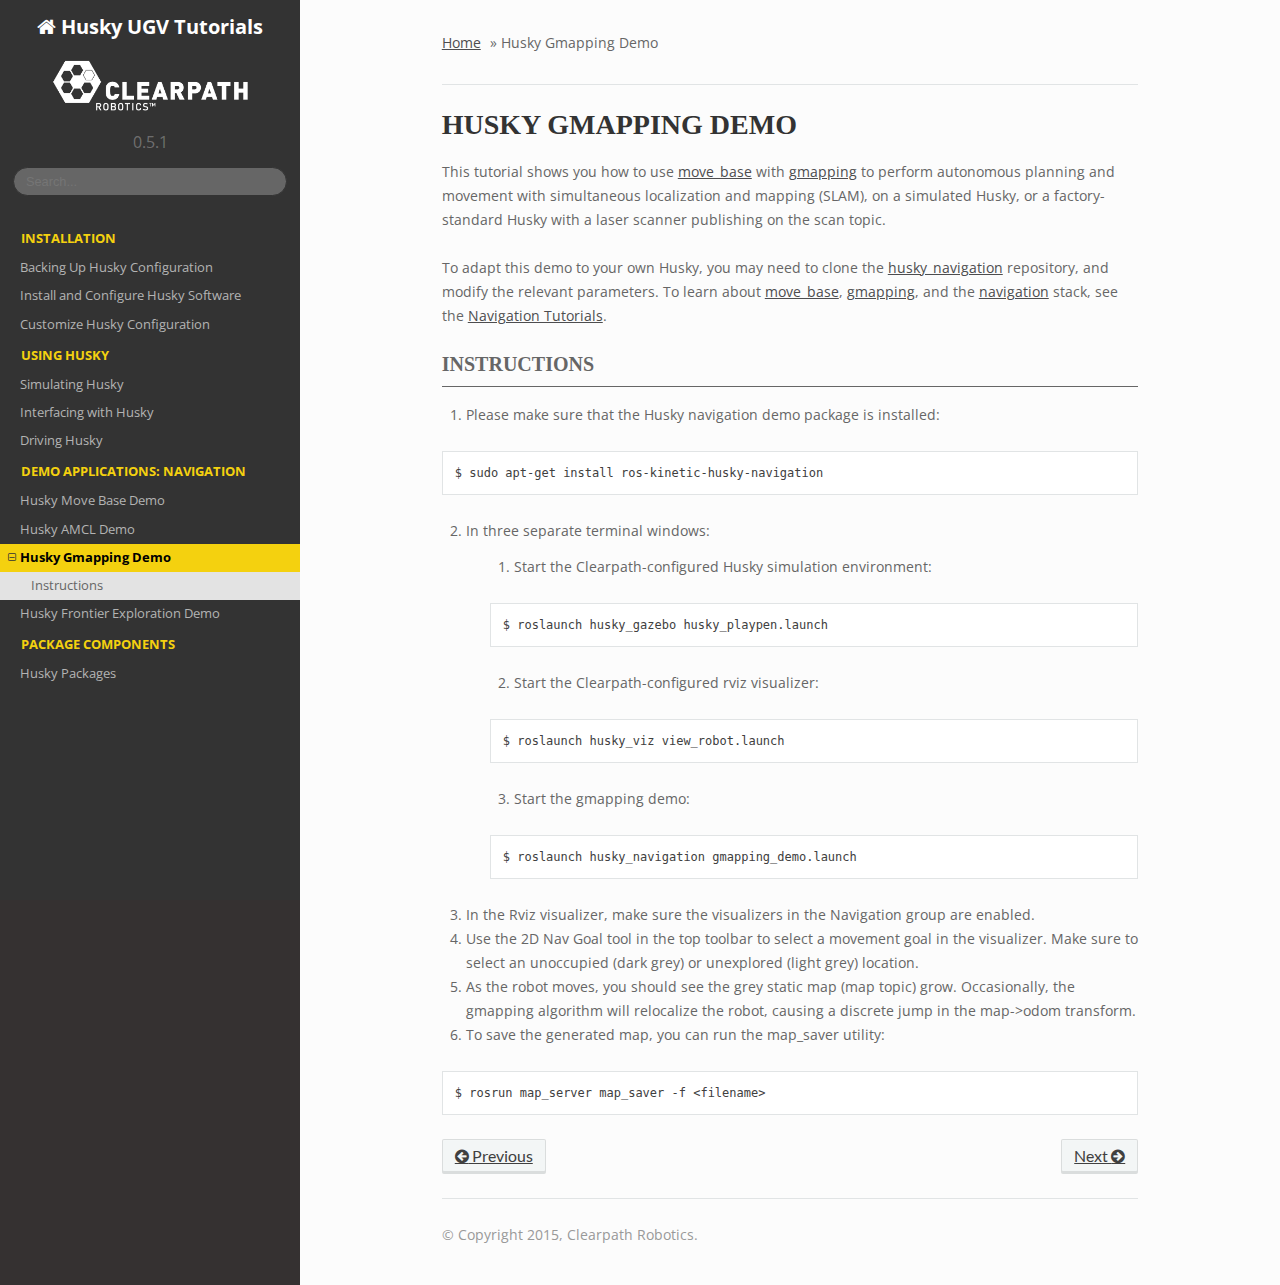
<file: html/HuskyGmapping.html>
<!DOCTYPE html>
<!--[if IE 8]><html class="no-js lt-ie9" lang="en" > <![endif]-->
<!--[if gt IE 8]><!--> <html class="no-js" lang="en" > <!--<![endif]-->
<head>
  <meta charset="utf-8">
  
  <meta name="viewport" content="width=device-width, initial-scale=1.0">
  
  <title>Husky Gmapping Demo &mdash; Husky UGV Tutorials 0.5.1 documentation</title>
  

  
  
    <link rel="shortcut icon" href="_static/favicon.ico"/>
  

  

  
  
    

  

  
  
    <link rel="stylesheet" href="_static/css/theme.css" type="text/css" />
  

  
    <link rel="stylesheet" href="_static/clearpath.css" type="text/css" />
  

  
        <link rel="index" title="Index"
              href="genindex.html"/>
        <link rel="search" title="Search" href="search.html"/>
    <link rel="top" title="Husky UGV Tutorials 0.5.1 documentation" href="index.html"/>
        <link rel="next" title="Husky Frontier Exploration Demo" href="HuskyFrontiers.html"/>
        <link rel="prev" title="Husky AMCL Demo" href="HuskyAMCL.html"/> 

  
  <script src="_static/js/modernizr.min.js"></script>

  <!-- Start of clearpathrobotics Zendesk Widget script -->
<script>/*<![CDATA[​*/window.zEmbed||function(e,t){var n,o,d,i,s,a=[],r=document.createElement("iframe");window.zEmbed=function(){a.push(arguments)},window.zE=window.zE||window.zEmbed,r.src="javascript:false",r.title="",r.role="presentation",(r.frameElement||r).style.cssText="display: none",d=document.getElementsByTagName("script"),d=d[d.length-1],d.parentNode.insertBefore(r,d),i=r.contentWindow,s=i.document;try{o=s}catch(c){n=document.domain,r.src='javascript:var d=document.open();d.domain="'+n+'";void(0);',o=s}o.open()._l=function(){var o=this.createElement("script");n&&(this.domain=n),o.id="js-iframe-async",o.src=e,this.t=+new Date,this.zendeskHost=t,this.zEQueue=a,this.body.appendChild(o)},o.write('<body onload="document._l();">'),o.close()}("https://assets.zendesk.com/embeddable_framework/main.js","clearpathrobotics.zendesk.com");/*​]]>*/</script>
<!-- End of clearpathrobotics Zendesk Widget script -->

<script>
 (function(i,s,o,g,r,a,m){i['GoogleAnalyticsObject']=r;i[r]=i[r]||function(){
 (i[r].q=i[r].q||[]).push(arguments)},i[r].l=1*new Date();a=s.createElement(o),
 m=s.getElementsByTagName(o)[0];a.async=1;a.src=g;m.parentNode.insertBefore(a,m)
 })(window,document,'script','//www.google-analytics.com/analytics.js','ga');

 ga('create', 'UA-65409991-1', 'auto');
 ga('send', 'pageview');

</script>


</head>

<body class="wy-body-for-nav" role="document">

  <div class="wy-grid-for-nav">

    
    <nav data-toggle="wy-nav-shift" class="wy-nav-side">
      <div class="wy-side-scroll">
        <div class="wy-side-nav-search">
          

          
            <a href="index.html" class="icon icon-home"> Husky UGV Tutorials
          

          
            
            <img src="_static/clearpathlogo.png" class="logo" />
          
          </a>

          
            
            
              <div class="version">
                0.5.1
              </div>
            
          

          
<div role="search">
  <form id="rtd-search-form" class="wy-form" action="search.html" method="get">
    <input type="text" name="q" placeholder="Search..." />
    <input type="hidden" name="check_keywords" value="yes" />
    <input type="hidden" name="area" value="default" />
  </form>
</div>

          
        </div>

        <div class="wy-menu wy-menu-vertical" data-spy="affix" role="navigation" aria-label="main navigation">
          
            
            
                <p class="caption"><span class="caption-text">Installation</span></p>
<ul>
<li class="toctree-l1"><a class="reference internal" href="BackUpHusky.html">Backing Up Husky Configuration</a></li>
<li class="toctree-l1"><a class="reference internal" href="InstallHuskySoftware.html">Install and Configure Husky Software</a></li>
<li class="toctree-l1"><a class="reference internal" href="CustomizeHuskyConfig.html">Customize Husky Configuration</a></li>
</ul>
<p class="caption"><span class="caption-text">Using Husky</span></p>
<ul>
<li class="toctree-l1"><a class="reference internal" href="SimulatingHusky.html">Simulating Husky</a></li>
<li class="toctree-l1"><a class="reference internal" href="InterfacingWithHusky.html">Interfacing with Husky</a></li>
<li class="toctree-l1"><a class="reference internal" href="DrivingHusky.html">Driving Husky</a></li>
</ul>
<p class="caption"><span class="caption-text">Demo Applications: Navigation</span></p>
<ul class="current">
<li class="toctree-l1"><a class="reference internal" href="HuskyMove.html">Husky Move Base Demo</a></li>
<li class="toctree-l1"><a class="reference internal" href="HuskyAMCL.html">Husky AMCL Demo</a></li>
<li class="toctree-l1 current"><a class="current reference internal" href="#">Husky Gmapping Demo</a><ul>
<li class="toctree-l2"><a class="reference internal" href="#instructions">Instructions</a></li>
</ul>
</li>
<li class="toctree-l1"><a class="reference internal" href="HuskyFrontiers.html">Husky Frontier Exploration Demo</a></li>
</ul>
<p class="caption"><span class="caption-text">Package Components</span></p>
<ul>
<li class="toctree-l1"><a class="reference internal" href="HuskyPackages.html">Husky Packages</a></li>
</ul>

            
          
        </div>
      </div>
    </nav>

    <section data-toggle="wy-nav-shift" class="wy-nav-content-wrap">

      
      <nav class="wy-nav-top" role="navigation" aria-label="top navigation">
        <i data-toggle="wy-nav-top" class="fa fa-bars"></i>
        <a href="index.html">Husky UGV Tutorials</a>
      </nav>


      
      <div class="wy-nav-content">
        <div class="rst-content">
     
          

 



<div role="navigation" aria-label="breadcrumbs navigation">
  <ul class="wy-breadcrumbs">
    <li><a href="http://support.clearpathrobotics.com">Home</a> &raquo;</li>
      
    <li>Husky Gmapping Demo</li>
      <li class="wy-breadcrumbs-aside">
        <div class="roslogo">
      </div>
      </li>
  </ul>
  <hr/>
</div>
          <div role="main" class="document" itemscope="itemscope" itemtype="http://schema.org/Article">
           <div itemprop="articleBody">
            
  <div class="section" id="husky-gmapping-demo">
<h1>Husky Gmapping Demo<a class="headerlink" href="#husky-gmapping-demo" title="Permalink to this headline">¶</a></h1>
<p>This tutorial shows you how to use <a class="reference external" href="http://wiki.ros.org/move_base">move_base</a> with <a class="reference external" href="http://wiki.ros.org/gmapping">gmapping</a> to perform autonomous planning and movement with simultaneous localization and mapping (SLAM), on a simulated Husky, or a factory-standard Husky with a laser scanner publishing on the scan topic.</p>
<p>To adapt this demo to your own Husky, you may need to clone the <a class="reference external" href="http://wiki.ros.org/husky_navigation">husky_navigation</a> repository, and modify the relevant parameters. To learn about <a class="reference external" href="http://wiki.ros.org/move_base">move_base</a>, <a class="reference external" href="http://wiki.ros.org/gmapping">gmapping</a>, and the <a class="reference external" href="http://wiki.ros.org/navigation">navigation</a> stack, see the <a class="reference external" href="http://wiki.ros.org/navigation/Tutorials">Navigation Tutorials</a>.</p>
<div class="section" id="instructions">
<h2>Instructions<a class="headerlink" href="#instructions" title="Permalink to this headline">¶</a></h2>
<ol class="arabic simple">
<li><p>Please make sure that the Husky navigation demo package is installed:</p></li>
</ol>
<div class="highlight-bash notranslate"><div class="highlight"><pre><span></span>$ sudo apt-get install ros-kinetic-husky-navigation
</pre></div>
</div>
<ol class="arabic" start="2">
<li><p>In three separate terminal windows:</p>
<blockquote>
<div><ol class="lowerroman simple">
<li><p>Start the Clearpath-configured Husky simulation environment:</p></li>
</ol>
<div class="highlight-bash notranslate"><div class="highlight"><pre><span></span>$ roslaunch husky_gazebo husky_playpen.launch
</pre></div>
</div>
<ol class="lowerroman simple" start="2">
<li><p>Start the Clearpath-configured rviz visualizer:</p></li>
</ol>
<div class="highlight-bash notranslate"><div class="highlight"><pre><span></span>$ roslaunch husky_viz view_robot.launch
</pre></div>
</div>
<ol class="lowerroman simple" start="3">
<li><p>Start the gmapping demo:</p></li>
</ol>
<div class="highlight-bash notranslate"><div class="highlight"><pre><span></span>$ roslaunch husky_navigation gmapping_demo.launch
</pre></div>
</div>
</div></blockquote>
</li>
<li><p>In the Rviz visualizer, make sure the visualizers in the Navigation group are enabled.</p></li>
<li><p>Use the 2D Nav Goal tool in the top toolbar to select a movement goal in the visualizer. Make sure to select an unoccupied (dark grey) or unexplored (light grey) location.</p></li>
<li><p>As the robot moves, you should see the grey static map (map topic) grow. Occasionally, the gmapping algorithm will relocalize the robot, causing a discrete jump in the map-&gt;odom transform.</p></li>
<li><p>To save the generated map, you can run the map_saver utility:</p></li>
</ol>
<div class="highlight-bash notranslate"><div class="highlight"><pre><span></span>$ rosrun map_server map_saver -f &lt;filename&gt;
</pre></div>
</div>
</div>
</div>


           </div>
          </div>
          <footer>
  
    <div class="rst-footer-buttons" role="navigation" aria-label="footer navigation">
      
        <a href="HuskyFrontiers.html" class="btn btn-neutral float-right" title="Husky Frontier Exploration Demo" accesskey="n">Next <span class="fa fa-arrow-circle-right"></span></a>
      
      
        <a href="HuskyAMCL.html" class="btn btn-neutral" title="Husky AMCL Demo" accesskey="p"><span class="fa fa-arrow-circle-left"></span> Previous</a>
      
    </div>
  

  <hr/>

  <div role="contentinfo">
    <p>
        &copy; Copyright 2015, Clearpath Robotics.

    </p>
  </div> 

</footer>

        </div>
      </div>

    </section>

  </div>
  


  

    <script type="text/javascript">
        var DOCUMENTATION_OPTIONS = {
            URL_ROOT:'./',
            VERSION:'0.5.1',
            COLLAPSE_INDEX:false,
            FILE_SUFFIX:'.html',
            HAS_SOURCE:  true
        };
    </script>
      <script type="text/javascript" src="_static/jquery.js"></script>
      <script type="text/javascript" src="_static/underscore.js"></script>
      <script type="text/javascript" src="_static/doctools.js"></script>
      <script type="text/javascript" src="_static/language_data.js"></script>

  

  
  
    <script type="text/javascript" src="_static/js/theme.js"></script>
  

  
  
  <script type="text/javascript">
      jQuery(function () {
          SphinxRtdTheme.StickyNav.enable();
      });
  </script>
   

</body>
</html>
</file>
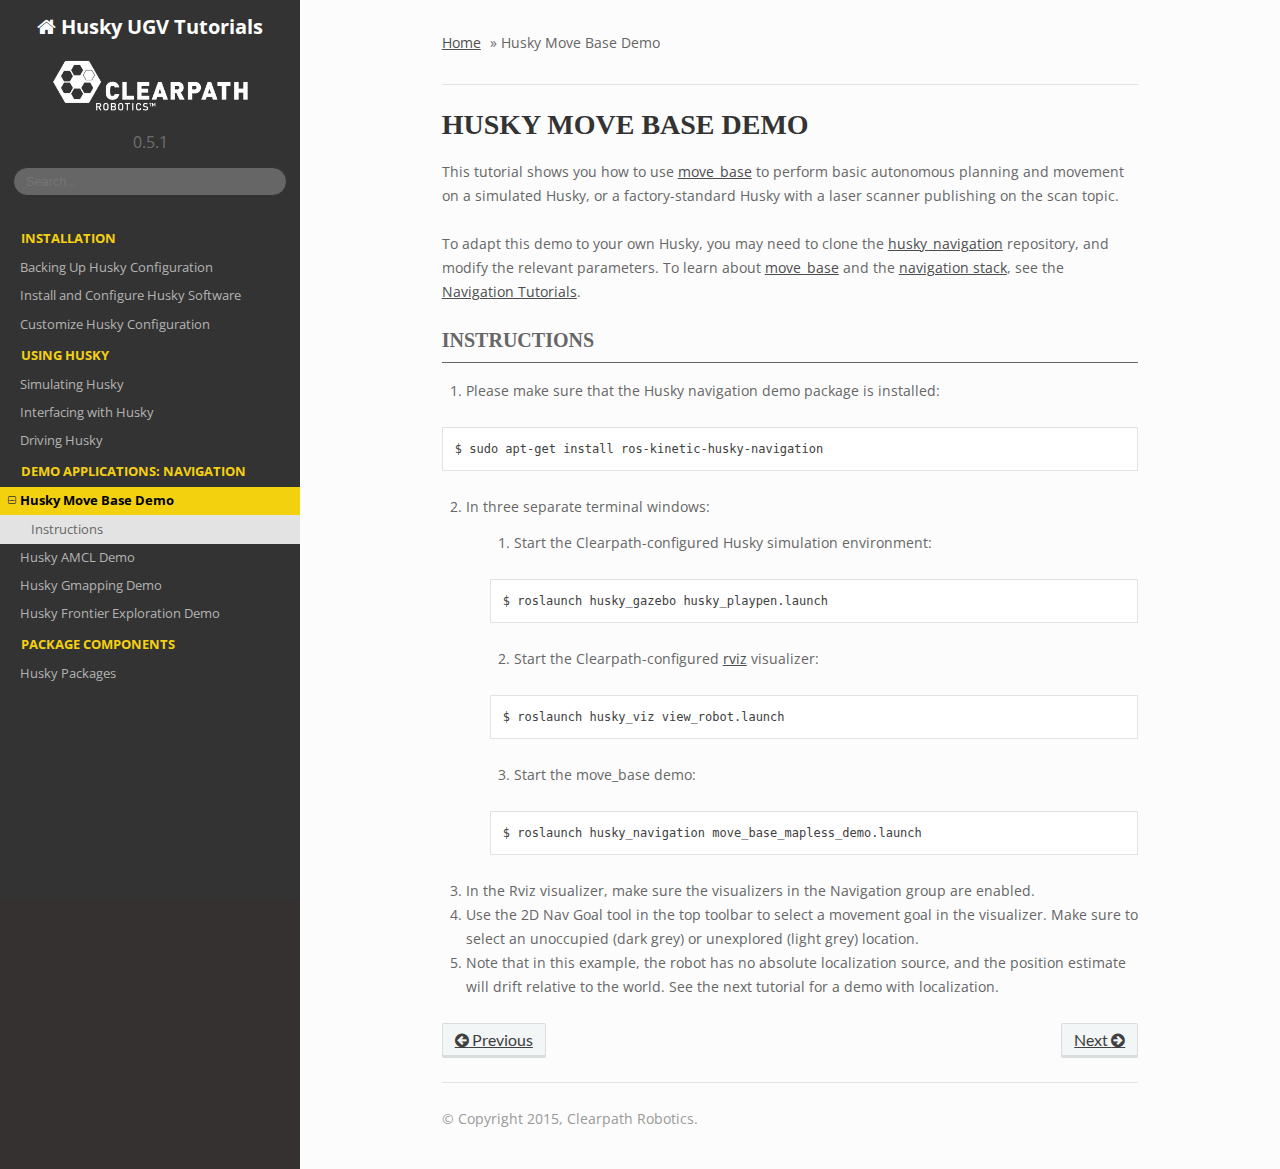
<file: html/HuskyMove.html>
<!DOCTYPE html>
<!--[if IE 8]><html class="no-js lt-ie9" lang="en" > <![endif]-->
<!--[if gt IE 8]><!--> <html class="no-js" lang="en" > <!--<![endif]-->
<head>
  <meta charset="utf-8">
  
  <meta name="viewport" content="width=device-width, initial-scale=1.0">
  
  <title>Husky Move Base Demo &mdash; Husky UGV Tutorials 0.5.1 documentation</title>
  

  
  
    <link rel="shortcut icon" href="_static/favicon.ico"/>
  

  

  
  
    

  

  
  
    <link rel="stylesheet" href="_static/css/theme.css" type="text/css" />
  

  
    <link rel="stylesheet" href="_static/clearpath.css" type="text/css" />
  

  
        <link rel="index" title="Index"
              href="genindex.html"/>
        <link rel="search" title="Search" href="search.html"/>
    <link rel="top" title="Husky UGV Tutorials 0.5.1 documentation" href="index.html"/>
        <link rel="next" title="Husky AMCL Demo" href="HuskyAMCL.html"/>
        <link rel="prev" title="Driving Husky" href="DrivingHusky.html"/> 

  
  <script src="_static/js/modernizr.min.js"></script>

  <!-- Start of clearpathrobotics Zendesk Widget script -->
<script>/*<![CDATA[​*/window.zEmbed||function(e,t){var n,o,d,i,s,a=[],r=document.createElement("iframe");window.zEmbed=function(){a.push(arguments)},window.zE=window.zE||window.zEmbed,r.src="javascript:false",r.title="",r.role="presentation",(r.frameElement||r).style.cssText="display: none",d=document.getElementsByTagName("script"),d=d[d.length-1],d.parentNode.insertBefore(r,d),i=r.contentWindow,s=i.document;try{o=s}catch(c){n=document.domain,r.src='javascript:var d=document.open();d.domain="'+n+'";void(0);',o=s}o.open()._l=function(){var o=this.createElement("script");n&&(this.domain=n),o.id="js-iframe-async",o.src=e,this.t=+new Date,this.zendeskHost=t,this.zEQueue=a,this.body.appendChild(o)},o.write('<body onload="document._l();">'),o.close()}("https://assets.zendesk.com/embeddable_framework/main.js","clearpathrobotics.zendesk.com");/*​]]>*/</script>
<!-- End of clearpathrobotics Zendesk Widget script -->

<script>
 (function(i,s,o,g,r,a,m){i['GoogleAnalyticsObject']=r;i[r]=i[r]||function(){
 (i[r].q=i[r].q||[]).push(arguments)},i[r].l=1*new Date();a=s.createElement(o),
 m=s.getElementsByTagName(o)[0];a.async=1;a.src=g;m.parentNode.insertBefore(a,m)
 })(window,document,'script','//www.google-analytics.com/analytics.js','ga');

 ga('create', 'UA-65409991-1', 'auto');
 ga('send', 'pageview');

</script>


</head>

<body class="wy-body-for-nav" role="document">

  <div class="wy-grid-for-nav">

    
    <nav data-toggle="wy-nav-shift" class="wy-nav-side">
      <div class="wy-side-scroll">
        <div class="wy-side-nav-search">
          

          
            <a href="index.html" class="icon icon-home"> Husky UGV Tutorials
          

          
            
            <img src="_static/clearpathlogo.png" class="logo" />
          
          </a>

          
            
            
              <div class="version">
                0.5.1
              </div>
            
          

          
<div role="search">
  <form id="rtd-search-form" class="wy-form" action="search.html" method="get">
    <input type="text" name="q" placeholder="Search..." />
    <input type="hidden" name="check_keywords" value="yes" />
    <input type="hidden" name="area" value="default" />
  </form>
</div>

          
        </div>

        <div class="wy-menu wy-menu-vertical" data-spy="affix" role="navigation" aria-label="main navigation">
          
            
            
                <p class="caption"><span class="caption-text">Installation</span></p>
<ul>
<li class="toctree-l1"><a class="reference internal" href="BackUpHusky.html">Backing Up Husky Configuration</a></li>
<li class="toctree-l1"><a class="reference internal" href="InstallHuskySoftware.html">Install and Configure Husky Software</a></li>
<li class="toctree-l1"><a class="reference internal" href="CustomizeHuskyConfig.html">Customize Husky Configuration</a></li>
</ul>
<p class="caption"><span class="caption-text">Using Husky</span></p>
<ul>
<li class="toctree-l1"><a class="reference internal" href="SimulatingHusky.html">Simulating Husky</a></li>
<li class="toctree-l1"><a class="reference internal" href="InterfacingWithHusky.html">Interfacing with Husky</a></li>
<li class="toctree-l1"><a class="reference internal" href="DrivingHusky.html">Driving Husky</a></li>
</ul>
<p class="caption"><span class="caption-text">Demo Applications: Navigation</span></p>
<ul class="current">
<li class="toctree-l1 current"><a class="current reference internal" href="#">Husky Move Base Demo</a><ul>
<li class="toctree-l2"><a class="reference internal" href="#instructions">Instructions</a></li>
</ul>
</li>
<li class="toctree-l1"><a class="reference internal" href="HuskyAMCL.html">Husky AMCL Demo</a></li>
<li class="toctree-l1"><a class="reference internal" href="HuskyGmapping.html">Husky Gmapping Demo</a></li>
<li class="toctree-l1"><a class="reference internal" href="HuskyFrontiers.html">Husky Frontier Exploration Demo</a></li>
</ul>
<p class="caption"><span class="caption-text">Package Components</span></p>
<ul>
<li class="toctree-l1"><a class="reference internal" href="HuskyPackages.html">Husky Packages</a></li>
</ul>

            
          
        </div>
      </div>
    </nav>

    <section data-toggle="wy-nav-shift" class="wy-nav-content-wrap">

      
      <nav class="wy-nav-top" role="navigation" aria-label="top navigation">
        <i data-toggle="wy-nav-top" class="fa fa-bars"></i>
        <a href="index.html">Husky UGV Tutorials</a>
      </nav>


      
      <div class="wy-nav-content">
        <div class="rst-content">
     
          

 



<div role="navigation" aria-label="breadcrumbs navigation">
  <ul class="wy-breadcrumbs">
    <li><a href="http://support.clearpathrobotics.com">Home</a> &raquo;</li>
      
    <li>Husky Move Base Demo</li>
      <li class="wy-breadcrumbs-aside">
        <div class="roslogo">
      </div>
      </li>
  </ul>
  <hr/>
</div>
          <div role="main" class="document" itemscope="itemscope" itemtype="http://schema.org/Article">
           <div itemprop="articleBody">
            
  <div class="section" id="husky-move-base-demo">
<h1>Husky Move Base Demo<a class="headerlink" href="#husky-move-base-demo" title="Permalink to this headline">¶</a></h1>
<p>This tutorial shows you how to use <a class="reference external" href="http://wiki.ros.org/move_base">move_base</a> to perform basic autonomous planning and movement on a simulated Husky, or a factory-standard Husky with a laser scanner publishing on the scan topic.</p>
<p>To adapt this demo to your own Husky, you may need to clone the <a class="reference external" href="http://wiki.ros.org/husky_navigation">husky_navigation</a> repository, and modify the relevant parameters. To learn about <a class="reference external" href="http://wiki.ros.org/move_base">move_base</a> and the <a class="reference external" href="http://wiki.ros.org/move_base">navigation stack</a>, see the <a class="reference external" href="http://wiki.ros.org/navigation/Tutorials">Navigation Tutorials</a>.</p>
<div class="section" id="instructions">
<h2>Instructions<a class="headerlink" href="#instructions" title="Permalink to this headline">¶</a></h2>
<ol class="arabic simple">
<li><p>Please make sure that the Husky navigation demo package is installed:</p></li>
</ol>
<div class="highlight-bash notranslate"><div class="highlight"><pre><span></span>$ sudo apt-get install ros-kinetic-husky-navigation
</pre></div>
</div>
<ol class="arabic" start="2">
<li><p>In three separate terminal windows:</p>
<blockquote>
<div><ol class="lowerroman simple">
<li><p>Start the Clearpath-configured Husky simulation environment:</p></li>
</ol>
<div class="highlight-bash notranslate"><div class="highlight"><pre><span></span>$ roslaunch husky_gazebo husky_playpen.launch
</pre></div>
</div>
<ol class="lowerroman simple" start="2">
<li><p>Start the Clearpath-configured <a class="reference external" href="http://wiki.ros.org/rviz">rviz</a> visualizer:</p></li>
</ol>
<div class="highlight-bash notranslate"><div class="highlight"><pre><span></span>$ roslaunch husky_viz view_robot.launch
</pre></div>
</div>
<ol class="lowerroman simple" start="3">
<li><p>Start the move_base demo:</p></li>
</ol>
<div class="highlight-bash notranslate"><div class="highlight"><pre><span></span>$ roslaunch husky_navigation move_base_mapless_demo.launch
</pre></div>
</div>
</div></blockquote>
</li>
<li><p>In the Rviz visualizer, make sure the visualizers in the Navigation group are enabled.</p></li>
<li><p>Use the 2D Nav Goal tool in the top toolbar to select a movement goal in the visualizer. Make sure to select an unoccupied (dark grey) or unexplored (light grey) location.</p></li>
<li><p>Note that in this example, the robot has no absolute localization source, and the position estimate will drift relative to the world. See the next tutorial for a demo with localization.</p></li>
</ol>
</div>
</div>


           </div>
          </div>
          <footer>
  
    <div class="rst-footer-buttons" role="navigation" aria-label="footer navigation">
      
        <a href="HuskyAMCL.html" class="btn btn-neutral float-right" title="Husky AMCL Demo" accesskey="n">Next <span class="fa fa-arrow-circle-right"></span></a>
      
      
        <a href="DrivingHusky.html" class="btn btn-neutral" title="Driving Husky" accesskey="p"><span class="fa fa-arrow-circle-left"></span> Previous</a>
      
    </div>
  

  <hr/>

  <div role="contentinfo">
    <p>
        &copy; Copyright 2015, Clearpath Robotics.

    </p>
  </div> 

</footer>

        </div>
      </div>

    </section>

  </div>
  


  

    <script type="text/javascript">
        var DOCUMENTATION_OPTIONS = {
            URL_ROOT:'./',
            VERSION:'0.5.1',
            COLLAPSE_INDEX:false,
            FILE_SUFFIX:'.html',
            HAS_SOURCE:  true
        };
    </script>
      <script type="text/javascript" src="_static/jquery.js"></script>
      <script type="text/javascript" src="_static/underscore.js"></script>
      <script type="text/javascript" src="_static/doctools.js"></script>
      <script type="text/javascript" src="_static/language_data.js"></script>

  

  
  
    <script type="text/javascript" src="_static/js/theme.js"></script>
  

  
  
  <script type="text/javascript">
      jQuery(function () {
          SphinxRtdTheme.StickyNav.enable();
      });
  </script>
   

</body>
</html>
</file>
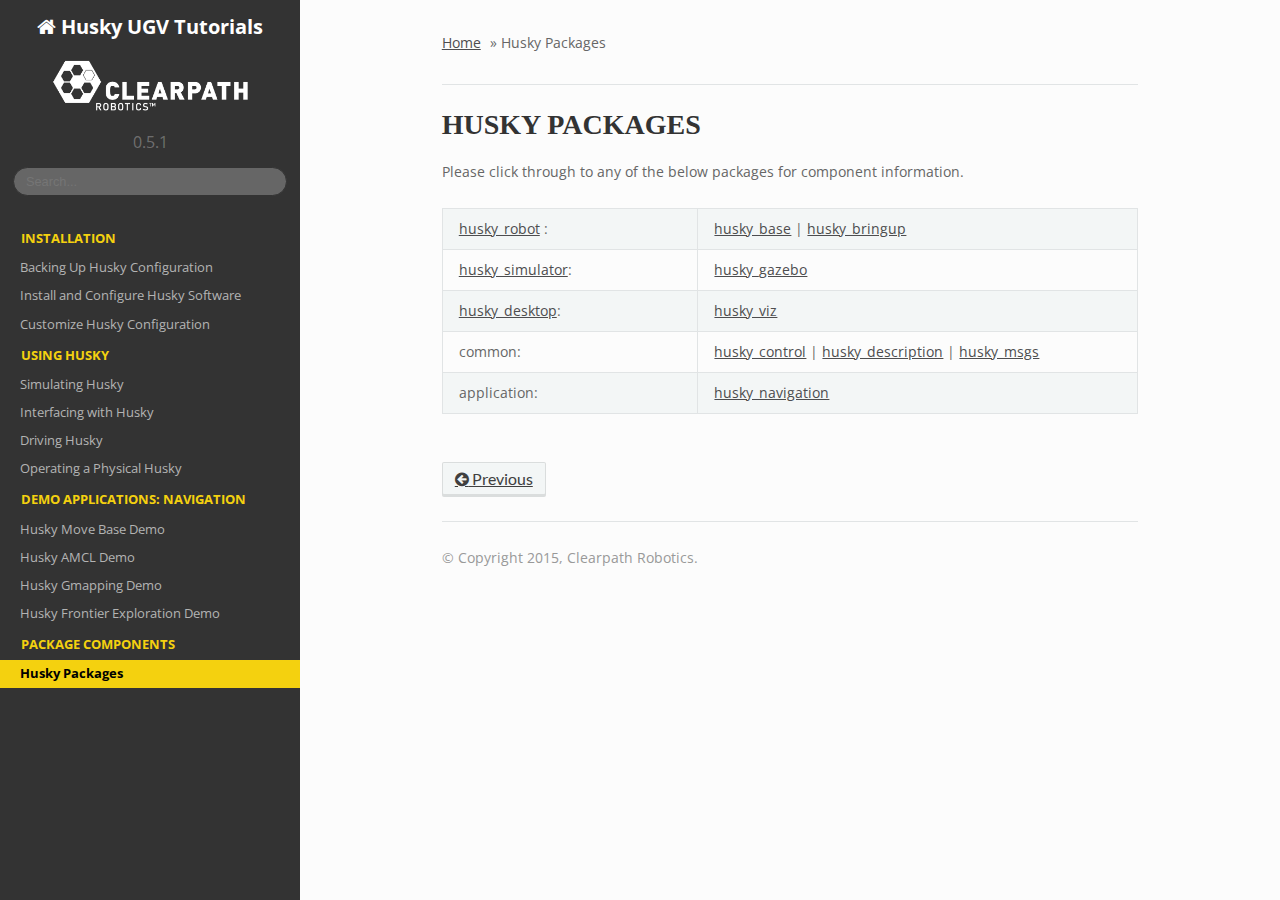
<file: html/HuskyPackages.html>
<!DOCTYPE html>
<!--[if IE 8]><html class="no-js lt-ie9" lang="en" > <![endif]-->
<!--[if gt IE 8]><!--> <html class="no-js" lang="en" > <!--<![endif]-->
<head>
  <meta charset="utf-8">
  
  <meta name="viewport" content="width=device-width, initial-scale=1.0">
  
  <title>Husky Packages &mdash; Husky UGV Tutorials 0.5.1 documentation</title>
  

  
  
    <link rel="shortcut icon" href="_static/favicon.ico"/>
  

  

  
  
    

  

  
  
    <link rel="stylesheet" href="_static/css/theme.css" type="text/css" />
  

  
    <link rel="stylesheet" href="_static/clearpath.css" type="text/css" />
  

  
        <link rel="index" title="Index"
              href="genindex.html"/>
        <link rel="search" title="Search" href="search.html"/>
    <link rel="top" title="Husky UGV Tutorials 0.5.1 documentation" href="index.html"/>
        <link rel="prev" title="Husky Frontier Exploration Demo" href="HuskyFrontiers.html"/> 

  
  <script src="_static/js/modernizr.min.js"></script>

  <!-- Start of clearpathrobotics Zendesk Widget script -->
<script>/*<![CDATA[​*/window.zEmbed||function(e,t){var n,o,d,i,s,a=[],r=document.createElement("iframe");window.zEmbed=function(){a.push(arguments)},window.zE=window.zE||window.zEmbed,r.src="javascript:false",r.title="",r.role="presentation",(r.frameElement||r).style.cssText="display: none",d=document.getElementsByTagName("script"),d=d[d.length-1],d.parentNode.insertBefore(r,d),i=r.contentWindow,s=i.document;try{o=s}catch(c){n=document.domain,r.src='javascript:var d=document.open();d.domain="'+n+'";void(0);',o=s}o.open()._l=function(){var o=this.createElement("script");n&&(this.domain=n),o.id="js-iframe-async",o.src=e,this.t=+new Date,this.zendeskHost=t,this.zEQueue=a,this.body.appendChild(o)},o.write('<body onload="document._l();">'),o.close()}("https://assets.zendesk.com/embeddable_framework/main.js","clearpathrobotics.zendesk.com");/*​]]>*/</script>
<!-- End of clearpathrobotics Zendesk Widget script -->

<script>
 (function(i,s,o,g,r,a,m){i['GoogleAnalyticsObject']=r;i[r]=i[r]||function(){
 (i[r].q=i[r].q||[]).push(arguments)},i[r].l=1*new Date();a=s.createElement(o),
 m=s.getElementsByTagName(o)[0];a.async=1;a.src=g;m.parentNode.insertBefore(a,m)
 })(window,document,'script','//www.google-analytics.com/analytics.js','ga');

 ga('create', 'UA-65409991-1', 'auto');
 ga('send', 'pageview');

</script>


</head>

<body class="wy-body-for-nav" role="document">

  <div class="wy-grid-for-nav">

    
    <nav data-toggle="wy-nav-shift" class="wy-nav-side">
      <div class="wy-side-scroll">
        <div class="wy-side-nav-search">
          

          
            <a href="index.html" class="icon icon-home"> Husky UGV Tutorials
          

          
            
            <img src="_static/clearpathlogo.png" class="logo" />
          
          </a>

          
            
            
              <div class="version">
                0.5.1
              </div>
            
          

          
<div role="search">
  <form id="rtd-search-form" class="wy-form" action="search.html" method="get">
    <input type="text" name="q" placeholder="Search..." />
    <input type="hidden" name="check_keywords" value="yes" />
    <input type="hidden" name="area" value="default" />
  </form>
</div>

          
        </div>

        <div class="wy-menu wy-menu-vertical" data-spy="affix" role="navigation" aria-label="main navigation">
          
            
            
                <p class="caption"><span class="caption-text">Installation</span></p>
<ul>
<li class="toctree-l1"><a class="reference internal" href="BackUpHusky.html">Backing Up Husky Configuration</a></li>
<li class="toctree-l1"><a class="reference internal" href="InstallHuskySoftware.html">Install and Configure Husky Software</a></li>
<li class="toctree-l1"><a class="reference internal" href="CustomizeHuskyConfig.html">Customize Husky Configuration</a></li>
</ul>
<p class="caption"><span class="caption-text">Using Husky</span></p>
<ul>
<li class="toctree-l1"><a class="reference internal" href="SimulatingHusky.html">Simulating Husky</a></li>
<li class="toctree-l1"><a class="reference internal" href="InterfacingWithHusky.html">Interfacing with Husky</a></li>
<li class="toctree-l1"><a class="reference internal" href="DrivingHusky.html">Driving Husky</a></li>
<li class="toctree-l1"><a class="reference internal" href="DrivingHusky.html#operating-a-physical-husky">Operating a Physical Husky</a></li>
</ul>
<p class="caption"><span class="caption-text">Demo Applications: Navigation</span></p>
<ul>
<li class="toctree-l1"><a class="reference internal" href="HuskyMove.html">Husky Move Base Demo</a></li>
<li class="toctree-l1"><a class="reference internal" href="HuskyAMCL.html">Husky AMCL Demo</a></li>
<li class="toctree-l1"><a class="reference internal" href="HuskyGmapping.html">Husky Gmapping Demo</a></li>
<li class="toctree-l1"><a class="reference internal" href="HuskyFrontiers.html">Husky Frontier Exploration Demo</a></li>
</ul>
<p class="caption"><span class="caption-text">Package Components</span></p>
<ul class="current">
<li class="toctree-l1 current"><a class="current reference internal" href="#">Husky Packages</a></li>
</ul>

            
          
        </div>
      </div>
    </nav>

    <section data-toggle="wy-nav-shift" class="wy-nav-content-wrap">

      
      <nav class="wy-nav-top" role="navigation" aria-label="top navigation">
        <i data-toggle="wy-nav-top" class="fa fa-bars"></i>
        <a href="index.html">Husky UGV Tutorials</a>
      </nav>


      
      <div class="wy-nav-content">
        <div class="rst-content">
     
          

 



<div role="navigation" aria-label="breadcrumbs navigation">
  <ul class="wy-breadcrumbs">
    <li><a href="http://support.clearpathrobotics.com">Home</a> &raquo;</li>
      
    <li>Husky Packages</li>
      <li class="wy-breadcrumbs-aside">
        <div class="roslogo">
      </div>
      </li>
  </ul>
  <hr/>
</div>
          <div role="main" class="document" itemscope="itemscope" itemtype="http://schema.org/Article">
           <div itemprop="articleBody">
            
  <div class="section" id="husky-packages">
<h1>Husky Packages<a class="headerlink" href="#husky-packages" title="Permalink to this headline">¶</a></h1>
<p>Please click through to any of the below packages for component information.</p>
<div class="wy-table-responsive">
<table border="1" class="docutils">
<col width="25%">
<col width="25%">
 <tbody valign="top">
  <tr class="row-even">
    <td><a href="http://wiki.ros.org/husky_robot">husky_robot</a> : </td>
    <td><a href="http://wiki.ros.org/husky_base"> husky_base</a> | <a href="http://wiki.ros.org/husky_bringup">husky_bringup</a> </td>

  </tr>
  <tr class="row-odd">
    <td><a href="http://wiki.ros.org/husky_simulator">husky_simulator</a>: </td>
    <td><a href="http://wiki.ros.org/husky_gazebo">husky_gazebo</a></td>

  </tr>
  <tr class="row-even">
    <td><a href="http://wiki.ros.org/husky_desktop">husky_desktop</a>:</td>
    <td><a href="http://wiki.ros.org/husky_viz">husky_viz </a></td>

  </tr>
  <tr class="row-odd">
    <td>common: </td>
    <td> <a href="http://wiki.ros.org/husky_control">husky_control</a>  | <a href="http://wiki.ros.org/husky_description">husky_description</a> | <a href="http://wiki.ros.org/husky_msgs">husky_msgs</a></td>

  </tr>

  <tr class="row-even">
    <td>application:</td>
    <td>  <a href="http://wiki.ros.org/husky_navigation">husky_navigation</a> </td>

  </tr>
  </tbody>
</table></div>


           </div>
          </div>
          <footer>
  
    <div class="rst-footer-buttons" role="navigation" aria-label="footer navigation">
      
      
        <a href="HuskyFrontiers.html" class="btn btn-neutral" title="Husky Frontier Exploration Demo" accesskey="p"><span class="fa fa-arrow-circle-left"></span> Previous</a>
      
    </div>
  

  <hr/>

  <div role="contentinfo">
    <p>
        &copy; Copyright 2015, Clearpath Robotics.

    </p>
  </div> 

</footer>

        </div>
      </div>

    </section>

  </div>
  


  

    <script type="text/javascript">
        var DOCUMENTATION_OPTIONS = {
            URL_ROOT:'./',
            VERSION:'0.5.1',
            COLLAPSE_INDEX:false,
            FILE_SUFFIX:'.html',
            HAS_SOURCE:  true
        };
    </script>
      <script type="text/javascript" src="_static/jquery.js"></script>
      <script type="text/javascript" src="_static/underscore.js"></script>
      <script type="text/javascript" src="_static/doctools.js"></script>
      <script type="text/javascript" src="_static/language_data.js"></script>

  

  
  
    <script type="text/javascript" src="_static/js/theme.js"></script>
  

  
  
  <script type="text/javascript">
      jQuery(function () {
          SphinxRtdTheme.StickyNav.enable();
      });
  </script>
   

</body>
</html>
</file>
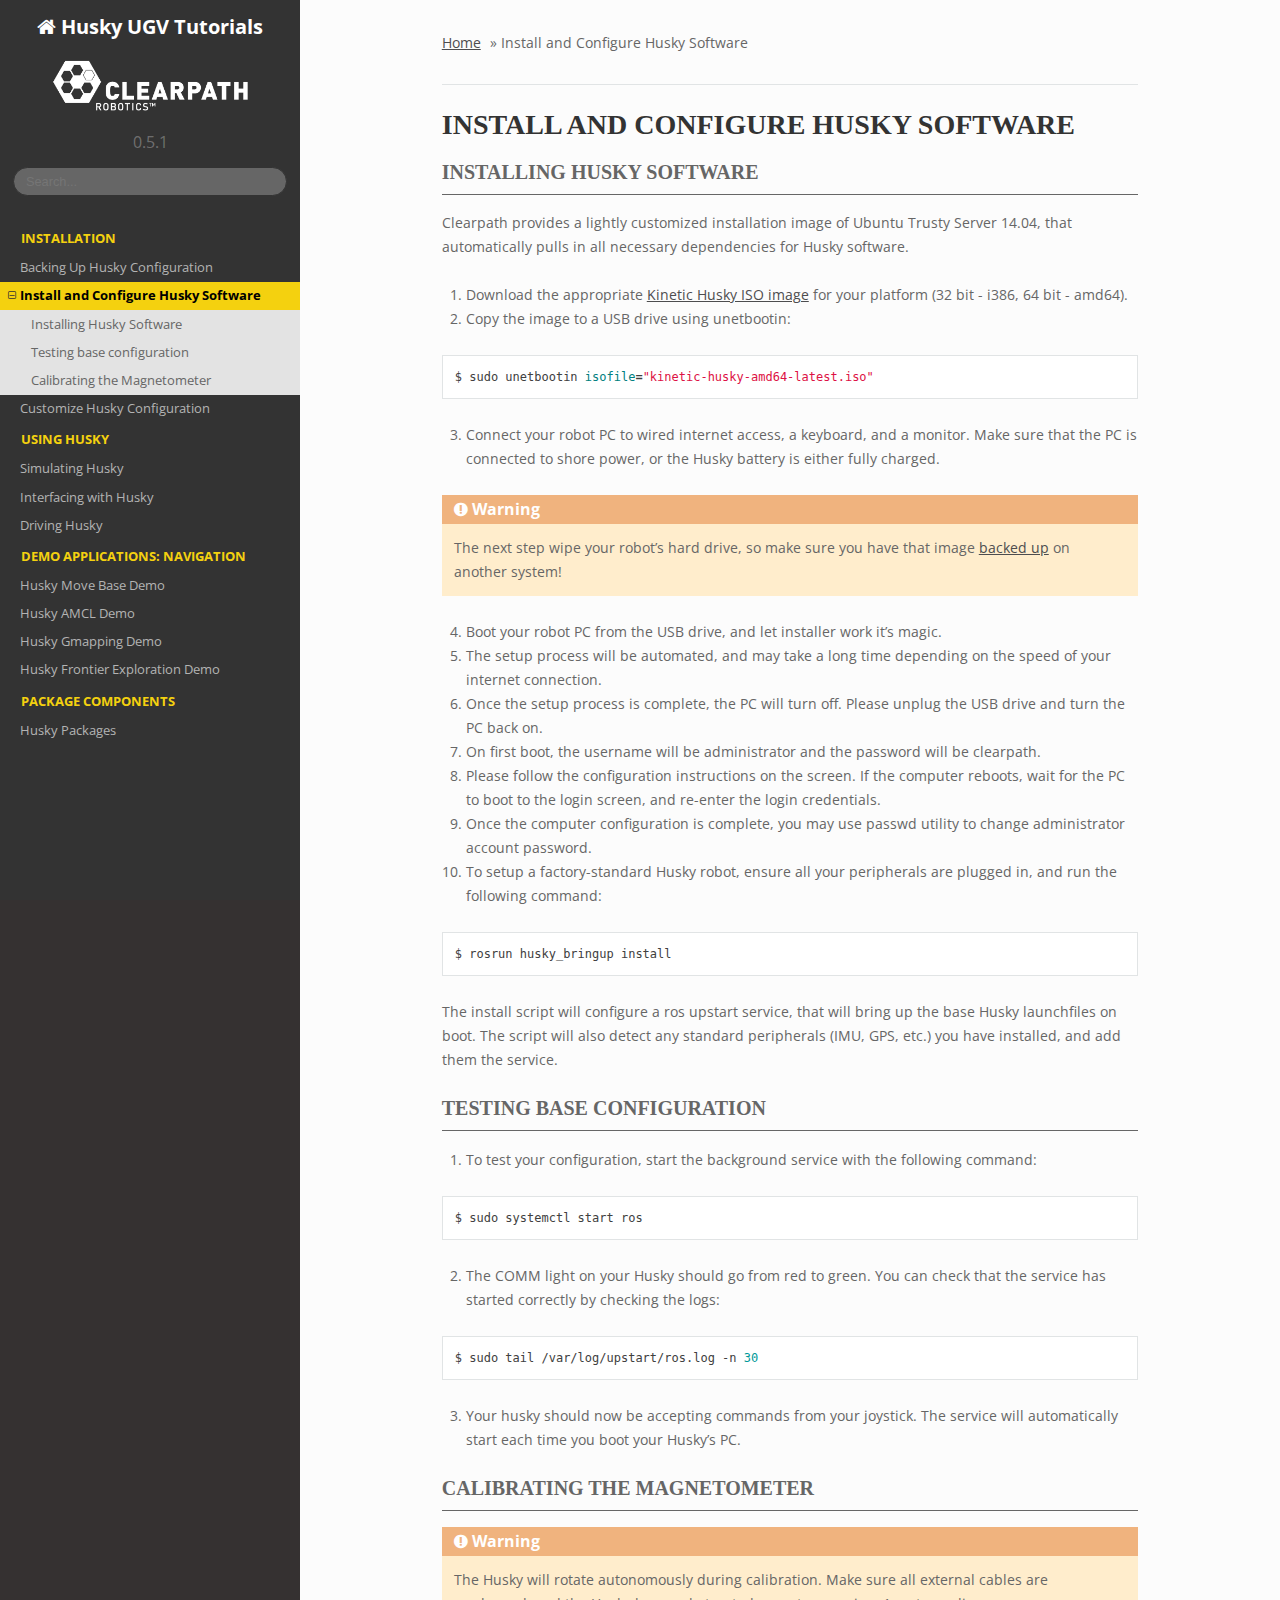
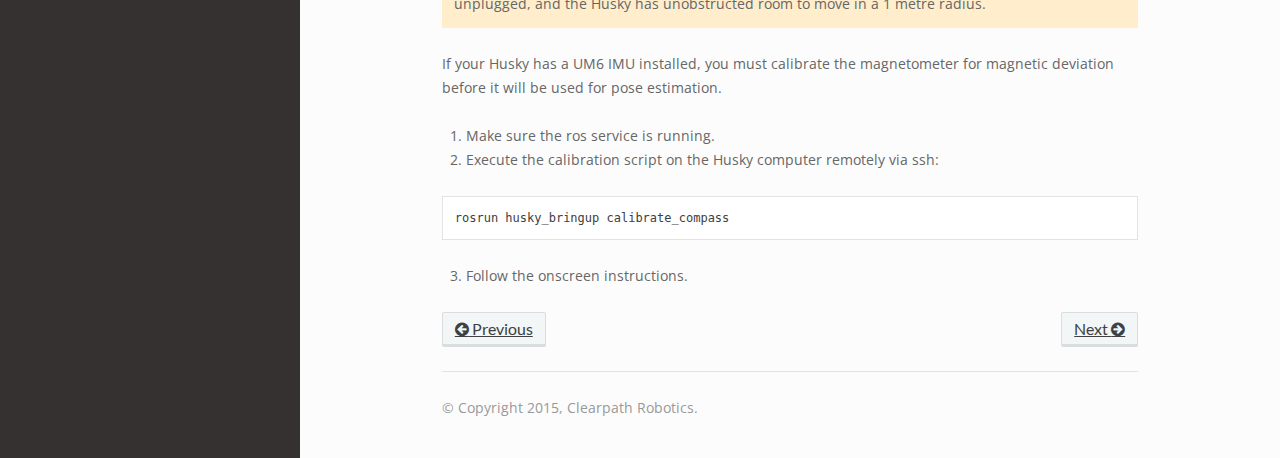
<file: html/InstallHuskySoftware.html>
<!DOCTYPE html>
<!--[if IE 8]><html class="no-js lt-ie9" lang="en" > <![endif]-->
<!--[if gt IE 8]><!--> <html class="no-js" lang="en" > <!--<![endif]-->
<head>
  <meta charset="utf-8">
  
  <meta name="viewport" content="width=device-width, initial-scale=1.0">
  
  <title>Install and Configure Husky Software &mdash; Husky UGV Tutorials 0.5.1 documentation</title>
  

  
  
    <link rel="shortcut icon" href="_static/favicon.ico"/>
  

  

  
  
    

  

  
  
    <link rel="stylesheet" href="_static/css/theme.css" type="text/css" />
  

  
    <link rel="stylesheet" href="_static/clearpath.css" type="text/css" />
  

  
        <link rel="index" title="Index"
              href="genindex.html"/>
        <link rel="search" title="Search" href="search.html"/>
    <link rel="top" title="Husky UGV Tutorials 0.5.1 documentation" href="index.html"/>
        <link rel="next" title="Customize Husky Configuration" href="CustomizeHuskyConfig.html"/>
        <link rel="prev" title="Backing Up Husky Configuration" href="BackUpHusky.html"/> 

  
  <script src="_static/js/modernizr.min.js"></script>

  <!-- Start of clearpathrobotics Zendesk Widget script -->
<script>/*<![CDATA[​*/window.zEmbed||function(e,t){var n,o,d,i,s,a=[],r=document.createElement("iframe");window.zEmbed=function(){a.push(arguments)},window.zE=window.zE||window.zEmbed,r.src="javascript:false",r.title="",r.role="presentation",(r.frameElement||r).style.cssText="display: none",d=document.getElementsByTagName("script"),d=d[d.length-1],d.parentNode.insertBefore(r,d),i=r.contentWindow,s=i.document;try{o=s}catch(c){n=document.domain,r.src='javascript:var d=document.open();d.domain="'+n+'";void(0);',o=s}o.open()._l=function(){var o=this.createElement("script");n&&(this.domain=n),o.id="js-iframe-async",o.src=e,this.t=+new Date,this.zendeskHost=t,this.zEQueue=a,this.body.appendChild(o)},o.write('<body onload="document._l();">'),o.close()}("https://assets.zendesk.com/embeddable_framework/main.js","clearpathrobotics.zendesk.com");/*​]]>*/</script>
<!-- End of clearpathrobotics Zendesk Widget script -->

<script>
 (function(i,s,o,g,r,a,m){i['GoogleAnalyticsObject']=r;i[r]=i[r]||function(){
 (i[r].q=i[r].q||[]).push(arguments)},i[r].l=1*new Date();a=s.createElement(o),
 m=s.getElementsByTagName(o)[0];a.async=1;a.src=g;m.parentNode.insertBefore(a,m)
 })(window,document,'script','//www.google-analytics.com/analytics.js','ga');

 ga('create', 'UA-65409991-1', 'auto');
 ga('send', 'pageview');

</script>


</head>

<body class="wy-body-for-nav" role="document">

  <div class="wy-grid-for-nav">

    
    <nav data-toggle="wy-nav-shift" class="wy-nav-side">
      <div class="wy-side-scroll">
        <div class="wy-side-nav-search">
          

          
            <a href="index.html" class="icon icon-home"> Husky UGV Tutorials
          

          
            
            <img src="_static/clearpathlogo.png" class="logo" />
          
          </a>

          
            
            
              <div class="version">
                0.5.1
              </div>
            
          

          
<div role="search">
  <form id="rtd-search-form" class="wy-form" action="search.html" method="get">
    <input type="text" name="q" placeholder="Search..." />
    <input type="hidden" name="check_keywords" value="yes" />
    <input type="hidden" name="area" value="default" />
  </form>
</div>

          
        </div>

        <div class="wy-menu wy-menu-vertical" data-spy="affix" role="navigation" aria-label="main navigation">
          
            
            
                <p class="caption"><span class="caption-text">Installation</span></p>
<ul class="current">
<li class="toctree-l1"><a class="reference internal" href="BackUpHusky.html">Backing Up Husky Configuration</a></li>
<li class="toctree-l1 current"><a class="current reference internal" href="#">Install and Configure Husky Software</a><ul>
<li class="toctree-l2"><a class="reference internal" href="#installing-husky-software">Installing Husky Software</a></li>
<li class="toctree-l2"><a class="reference internal" href="#testing-base-configuration">Testing base configuration</a></li>
<li class="toctree-l2"><a class="reference internal" href="#calibrating-the-magnetometer">Calibrating the Magnetometer</a></li>
</ul>
</li>
<li class="toctree-l1"><a class="reference internal" href="CustomizeHuskyConfig.html">Customize Husky Configuration</a></li>
</ul>
<p class="caption"><span class="caption-text">Using Husky</span></p>
<ul>
<li class="toctree-l1"><a class="reference internal" href="SimulatingHusky.html">Simulating Husky</a></li>
<li class="toctree-l1"><a class="reference internal" href="InterfacingWithHusky.html">Interfacing with Husky</a></li>
<li class="toctree-l1"><a class="reference internal" href="DrivingHusky.html">Driving Husky</a></li>
</ul>
<p class="caption"><span class="caption-text">Demo Applications: Navigation</span></p>
<ul>
<li class="toctree-l1"><a class="reference internal" href="HuskyMove.html">Husky Move Base Demo</a></li>
<li class="toctree-l1"><a class="reference internal" href="HuskyAMCL.html">Husky AMCL Demo</a></li>
<li class="toctree-l1"><a class="reference internal" href="HuskyGmapping.html">Husky Gmapping Demo</a></li>
<li class="toctree-l1"><a class="reference internal" href="HuskyFrontiers.html">Husky Frontier Exploration Demo</a></li>
</ul>
<p class="caption"><span class="caption-text">Package Components</span></p>
<ul>
<li class="toctree-l1"><a class="reference internal" href="HuskyPackages.html">Husky Packages</a></li>
</ul>

            
          
        </div>
      </div>
    </nav>

    <section data-toggle="wy-nav-shift" class="wy-nav-content-wrap">

      
      <nav class="wy-nav-top" role="navigation" aria-label="top navigation">
        <i data-toggle="wy-nav-top" class="fa fa-bars"></i>
        <a href="index.html">Husky UGV Tutorials</a>
      </nav>


      
      <div class="wy-nav-content">
        <div class="rst-content">
     
          

 



<div role="navigation" aria-label="breadcrumbs navigation">
  <ul class="wy-breadcrumbs">
    <li><a href="http://support.clearpathrobotics.com">Home</a> &raquo;</li>
      
    <li>Install and Configure Husky Software</li>
      <li class="wy-breadcrumbs-aside">
        <div class="roslogo">
      </div>
      </li>
  </ul>
  <hr/>
</div>
          <div role="main" class="document" itemscope="itemscope" itemtype="http://schema.org/Article">
           <div itemprop="articleBody">
            
  <div class="section" id="install-and-configure-husky-software">
<h1>Install and Configure Husky Software<a class="headerlink" href="#install-and-configure-husky-software" title="Permalink to this headline">¶</a></h1>
<div class="section" id="installing-husky-software">
<h2>Installing Husky Software<a class="headerlink" href="#installing-husky-software" title="Permalink to this headline">¶</a></h2>
<p>Clearpath provides a lightly customized installation image of Ubuntu Trusty Server 14.04, that automatically pulls in all necessary dependencies for Husky software.</p>
<ol class="arabic simple">
<li><p>Download the appropriate <a class="reference external" href="https://packages.clearpathrobotics.com/stable/images/latest/kinetic-husky/">Kinetic Husky ISO image</a> for your platform (32 bit - i386, 64 bit - amd64).</p></li>
<li><p>Copy the image to a USB drive using unetbootin:</p></li>
</ol>
<div class="highlight-bash notranslate"><div class="highlight"><pre><span></span>$ sudo unetbootin <span class="nv">isofile</span><span class="o">=</span><span class="s2">&quot;kinetic-husky-amd64-latest.iso&quot;</span>
</pre></div>
</div>
<ol class="arabic simple" start="3">
<li><p>Connect your robot PC to wired internet access, a keyboard, and a monitor. Make sure that the PC is connected to shore power, or the Husky battery is either fully charged.</p></li>
</ol>
<div class="admonition warning">
<p class="admonition-title">Warning</p>
<p>The next step wipe your robot’s hard drive, so make sure you have that image <a class="reference external" href="http://wiki.ros.org/husky_bringup/Tutorials/Backing%20Up%20Husky%20Configuration">backed up</a> on another system!</p>
</div>
<ol class="arabic simple" start="4">
<li><p>Boot your robot PC from the USB drive, and let installer work it’s magic.</p></li>
<li><p>The setup process will be automated, and may take a long time depending on the speed of your internet connection.</p></li>
<li><p>Once the setup process is complete, the PC will turn off. Please unplug the USB drive and turn the PC back on.</p></li>
<li><p>On first boot, the username will be administrator and the password will be clearpath.</p></li>
<li><p>Please follow the configuration instructions on the screen. If the computer reboots, wait for the PC to boot to the login screen, and re-enter the login credentials.</p></li>
<li><p>Once the computer configuration is complete, you may use passwd utility to change administrator account password.</p></li>
<li><p>To setup a factory-standard Husky robot, ensure all your peripherals are plugged in, and run the following command:</p></li>
</ol>
<div class="highlight-bash notranslate"><div class="highlight"><pre><span></span>$ rosrun husky_bringup install
</pre></div>
</div>
<p>The install script will configure a ros upstart service, that will bring up the base Husky launchfiles on boot. The script will also detect any standard peripherals (IMU, GPS, etc.) you have installed, and add them the service.</p>
</div>
<div class="section" id="testing-base-configuration">
<h2>Testing base configuration<a class="headerlink" href="#testing-base-configuration" title="Permalink to this headline">¶</a></h2>
<ol class="arabic simple">
<li><p>To test your configuration, start the background service with the following command:</p></li>
</ol>
<div class="highlight-bash notranslate"><div class="highlight"><pre><span></span>$ sudo systemctl start ros
</pre></div>
</div>
<ol class="arabic simple" start="2">
<li><p>The COMM light on your Husky should go from red to green. You can check that the service has started correctly by checking the logs:</p></li>
</ol>
<div class="highlight-bash notranslate"><div class="highlight"><pre><span></span>$ sudo tail /var/log/upstart/ros.log -n <span class="m">30</span>
</pre></div>
</div>
<ol class="arabic simple" start="3">
<li><p>Your husky should now be accepting commands from your joystick. The service will automatically start each time you boot your Husky’s PC.</p></li>
</ol>
</div>
<div class="section" id="calibrating-the-magnetometer">
<h2>Calibrating the Magnetometer<a class="headerlink" href="#calibrating-the-magnetometer" title="Permalink to this headline">¶</a></h2>
<div class="admonition warning">
<p class="admonition-title">Warning</p>
<p>The Husky will rotate autonomously during calibration. Make sure all external cables are unplugged, and the Husky has unobstructed room to move in a 1 metre radius.</p>
</div>
<p>If your Husky has a UM6 IMU installed, you must calibrate the magnetometer for magnetic deviation before it will be used for pose estimation.</p>
<ol class="arabic simple">
<li><p>Make sure the ros service is running.</p></li>
<li><p>Execute the calibration script on the Husky computer remotely via ssh:</p></li>
</ol>
<div class="highlight-bash notranslate"><div class="highlight"><pre><span></span>rosrun husky_bringup calibrate_compass
</pre></div>
</div>
<ol class="arabic simple" start="3">
<li><p>Follow the onscreen instructions.</p></li>
</ol>
</div>
</div>


           </div>
          </div>
          <footer>
  
    <div class="rst-footer-buttons" role="navigation" aria-label="footer navigation">
      
        <a href="CustomizeHuskyConfig.html" class="btn btn-neutral float-right" title="Customize Husky Configuration" accesskey="n">Next <span class="fa fa-arrow-circle-right"></span></a>
      
      
        <a href="BackUpHusky.html" class="btn btn-neutral" title="Backing Up Husky Configuration" accesskey="p"><span class="fa fa-arrow-circle-left"></span> Previous</a>
      
    </div>
  

  <hr/>

  <div role="contentinfo">
    <p>
        &copy; Copyright 2015, Clearpath Robotics.

    </p>
  </div> 

</footer>

        </div>
      </div>

    </section>

  </div>
  


  

    <script type="text/javascript">
        var DOCUMENTATION_OPTIONS = {
            URL_ROOT:'./',
            VERSION:'0.5.1',
            COLLAPSE_INDEX:false,
            FILE_SUFFIX:'.html',
            HAS_SOURCE:  true
        };
    </script>
      <script type="text/javascript" src="_static/jquery.js"></script>
      <script type="text/javascript" src="_static/underscore.js"></script>
      <script type="text/javascript" src="_static/doctools.js"></script>
      <script type="text/javascript" src="_static/language_data.js"></script>

  

  
  
    <script type="text/javascript" src="_static/js/theme.js"></script>
  

  
  
  <script type="text/javascript">
      jQuery(function () {
          SphinxRtdTheme.StickyNav.enable();
      });
  </script>
   

</body>
</html>
</file>
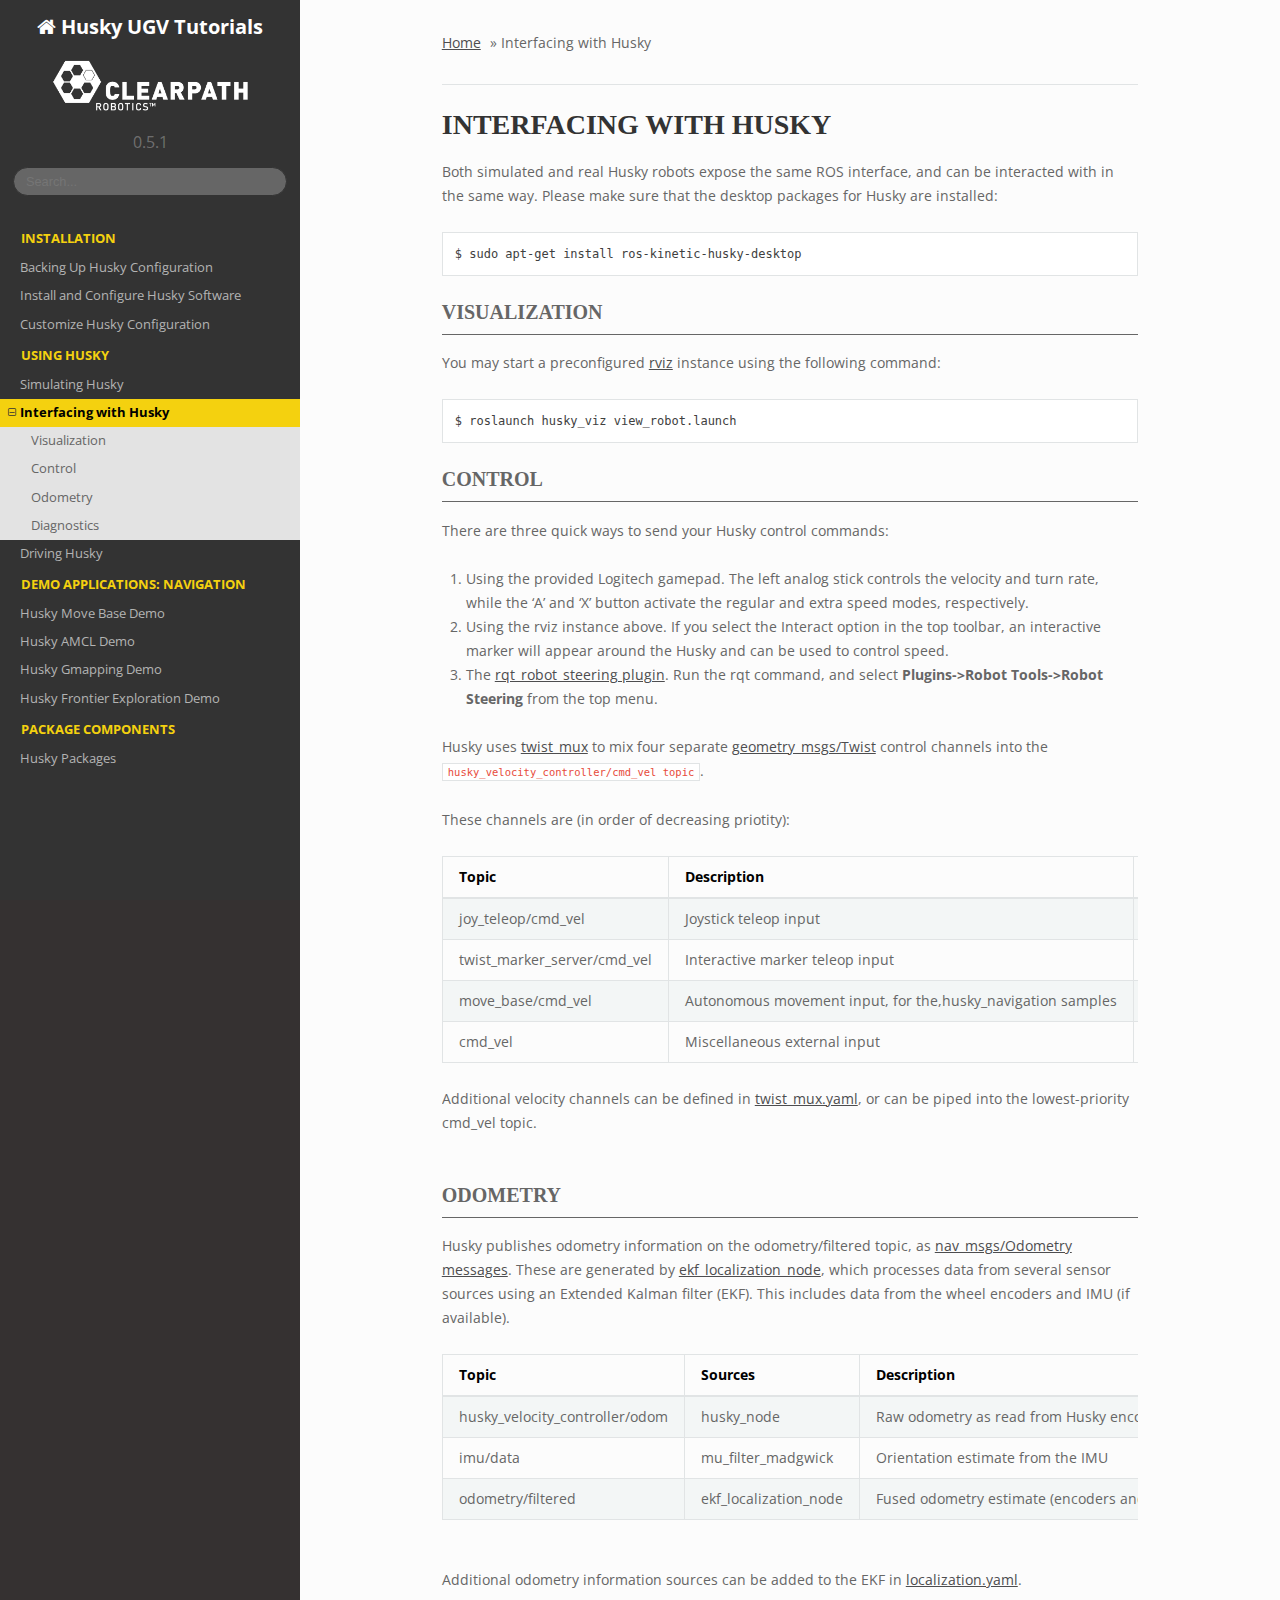
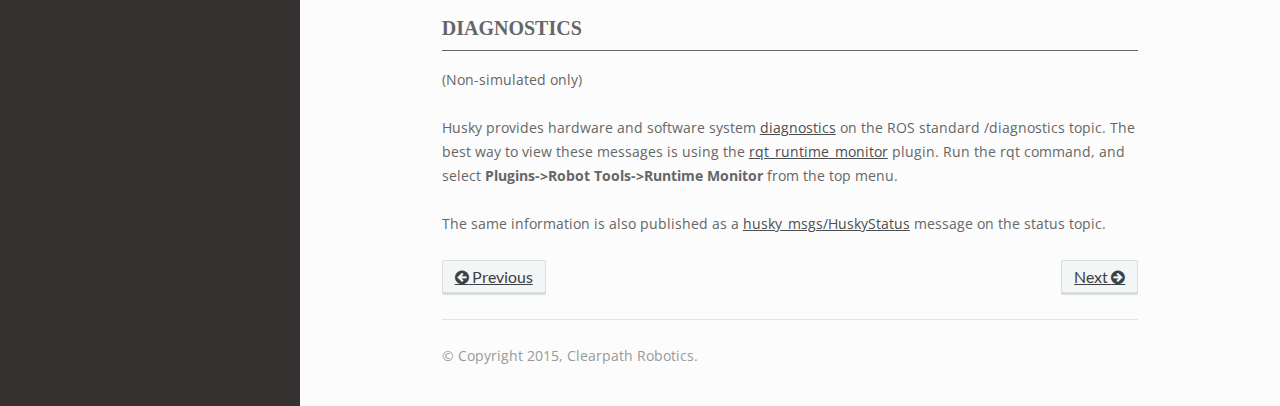
<file: html/InterfacingWithHusky.html>
<!DOCTYPE html>
<!--[if IE 8]><html class="no-js lt-ie9" lang="en" > <![endif]-->
<!--[if gt IE 8]><!--> <html class="no-js" lang="en" > <!--<![endif]-->
<head>
  <meta charset="utf-8">
  
  <meta name="viewport" content="width=device-width, initial-scale=1.0">
  
  <title>Interfacing with Husky &mdash; Husky UGV Tutorials 0.5.1 documentation</title>
  

  
  
    <link rel="shortcut icon" href="_static/favicon.ico"/>
  

  

  
  
    

  

  
  
    <link rel="stylesheet" href="_static/css/theme.css" type="text/css" />
  

  
    <link rel="stylesheet" href="_static/clearpath.css" type="text/css" />
  

  
        <link rel="index" title="Index"
              href="genindex.html"/>
        <link rel="search" title="Search" href="search.html"/>
    <link rel="top" title="Husky UGV Tutorials 0.5.1 documentation" href="index.html"/>
        <link rel="next" title="Driving Husky" href="DrivingHusky.html"/>
        <link rel="prev" title="Simulating Husky" href="SimulatingHusky.html"/> 

  
  <script src="_static/js/modernizr.min.js"></script>

  <!-- Start of clearpathrobotics Zendesk Widget script -->
<script>/*<![CDATA[​*/window.zEmbed||function(e,t){var n,o,d,i,s,a=[],r=document.createElement("iframe");window.zEmbed=function(){a.push(arguments)},window.zE=window.zE||window.zEmbed,r.src="javascript:false",r.title="",r.role="presentation",(r.frameElement||r).style.cssText="display: none",d=document.getElementsByTagName("script"),d=d[d.length-1],d.parentNode.insertBefore(r,d),i=r.contentWindow,s=i.document;try{o=s}catch(c){n=document.domain,r.src='javascript:var d=document.open();d.domain="'+n+'";void(0);',o=s}o.open()._l=function(){var o=this.createElement("script");n&&(this.domain=n),o.id="js-iframe-async",o.src=e,this.t=+new Date,this.zendeskHost=t,this.zEQueue=a,this.body.appendChild(o)},o.write('<body onload="document._l();">'),o.close()}("https://assets.zendesk.com/embeddable_framework/main.js","clearpathrobotics.zendesk.com");/*​]]>*/</script>
<!-- End of clearpathrobotics Zendesk Widget script -->

<script>
 (function(i,s,o,g,r,a,m){i['GoogleAnalyticsObject']=r;i[r]=i[r]||function(){
 (i[r].q=i[r].q||[]).push(arguments)},i[r].l=1*new Date();a=s.createElement(o),
 m=s.getElementsByTagName(o)[0];a.async=1;a.src=g;m.parentNode.insertBefore(a,m)
 })(window,document,'script','//www.google-analytics.com/analytics.js','ga');

 ga('create', 'UA-65409991-1', 'auto');
 ga('send', 'pageview');

</script>


</head>

<body class="wy-body-for-nav" role="document">

  <div class="wy-grid-for-nav">

    
    <nav data-toggle="wy-nav-shift" class="wy-nav-side">
      <div class="wy-side-scroll">
        <div class="wy-side-nav-search">
          

          
            <a href="index.html" class="icon icon-home"> Husky UGV Tutorials
          

          
            
            <img src="_static/clearpathlogo.png" class="logo" />
          
          </a>

          
            
            
              <div class="version">
                0.5.1
              </div>
            
          

          
<div role="search">
  <form id="rtd-search-form" class="wy-form" action="search.html" method="get">
    <input type="text" name="q" placeholder="Search..." />
    <input type="hidden" name="check_keywords" value="yes" />
    <input type="hidden" name="area" value="default" />
  </form>
</div>

          
        </div>

        <div class="wy-menu wy-menu-vertical" data-spy="affix" role="navigation" aria-label="main navigation">
          
            
            
                <p class="caption"><span class="caption-text">Installation</span></p>
<ul>
<li class="toctree-l1"><a class="reference internal" href="BackUpHusky.html">Backing Up Husky Configuration</a></li>
<li class="toctree-l1"><a class="reference internal" href="InstallHuskySoftware.html">Install and Configure Husky Software</a></li>
<li class="toctree-l1"><a class="reference internal" href="CustomizeHuskyConfig.html">Customize Husky Configuration</a></li>
</ul>
<p class="caption"><span class="caption-text">Using Husky</span></p>
<ul class="current">
<li class="toctree-l1"><a class="reference internal" href="SimulatingHusky.html">Simulating Husky</a></li>
<li class="toctree-l1 current"><a class="current reference internal" href="#">Interfacing with Husky</a><ul>
<li class="toctree-l2"><a class="reference internal" href="#visualization">Visualization</a></li>
<li class="toctree-l2"><a class="reference internal" href="#control">Control</a></li>
<li class="toctree-l2"><a class="reference internal" href="#odometry">Odometry</a></li>
<li class="toctree-l2"><a class="reference internal" href="#diagnostics">Diagnostics</a></li>
</ul>
</li>
<li class="toctree-l1"><a class="reference internal" href="DrivingHusky.html">Driving Husky</a></li>
</ul>
<p class="caption"><span class="caption-text">Demo Applications: Navigation</span></p>
<ul>
<li class="toctree-l1"><a class="reference internal" href="HuskyMove.html">Husky Move Base Demo</a></li>
<li class="toctree-l1"><a class="reference internal" href="HuskyAMCL.html">Husky AMCL Demo</a></li>
<li class="toctree-l1"><a class="reference internal" href="HuskyGmapping.html">Husky Gmapping Demo</a></li>
<li class="toctree-l1"><a class="reference internal" href="HuskyFrontiers.html">Husky Frontier Exploration Demo</a></li>
</ul>
<p class="caption"><span class="caption-text">Package Components</span></p>
<ul>
<li class="toctree-l1"><a class="reference internal" href="HuskyPackages.html">Husky Packages</a></li>
</ul>

            
          
        </div>
      </div>
    </nav>

    <section data-toggle="wy-nav-shift" class="wy-nav-content-wrap">

      
      <nav class="wy-nav-top" role="navigation" aria-label="top navigation">
        <i data-toggle="wy-nav-top" class="fa fa-bars"></i>
        <a href="index.html">Husky UGV Tutorials</a>
      </nav>


      
      <div class="wy-nav-content">
        <div class="rst-content">
     
          

 



<div role="navigation" aria-label="breadcrumbs navigation">
  <ul class="wy-breadcrumbs">
    <li><a href="http://support.clearpathrobotics.com">Home</a> &raquo;</li>
      
    <li>Interfacing with Husky</li>
      <li class="wy-breadcrumbs-aside">
        <div class="roslogo">
      </div>
      </li>
  </ul>
  <hr/>
</div>
          <div role="main" class="document" itemscope="itemscope" itemtype="http://schema.org/Article">
           <div itemprop="articleBody">
            
  <div class="section" id="interfacing-with-husky">
<h1>Interfacing with Husky<a class="headerlink" href="#interfacing-with-husky" title="Permalink to this headline">¶</a></h1>
<p>Both simulated and real Husky robots expose the same ROS interface, and can be interacted with in the same way. Please make sure that the desktop packages for Husky are installed:</p>
<div class="highlight-bash notranslate"><div class="highlight"><pre><span></span>$ sudo apt-get install ros-kinetic-husky-desktop
</pre></div>
</div>
<div class="section" id="visualization">
<h2>Visualization<a class="headerlink" href="#visualization" title="Permalink to this headline">¶</a></h2>
<p>You may start a preconfigured <a class="reference external" href="http://wiki.ros.org/rviz">rviz</a> instance using the following command:</p>
<div class="highlight-bash notranslate"><div class="highlight"><pre><span></span>$ roslaunch husky_viz view_robot.launch
</pre></div>
</div>
</div>
<div class="section" id="control">
<h2>Control<a class="headerlink" href="#control" title="Permalink to this headline">¶</a></h2>
<p>There are three quick ways to send your Husky control commands:</p>
<ol class="arabic simple">
<li><p>Using the provided Logitech gamepad. The left analog stick controls the velocity and turn rate, while the ‘A’ and ‘X’ button activate the regular and extra speed modes, respectively.</p></li>
<li><p>Using the rviz instance above. If you select the Interact option in the top toolbar, an interactive marker will appear around the Husky and can be used to control speed.</p></li>
<li><p>The <a class="reference external" href="http://wiki.ros.org/rqt_robot_steering">rqt_robot_steering plugin</a>. Run the rqt command, and select <strong>Plugins-&gt;Robot Tools-&gt;Robot Steering</strong> from the top menu.</p></li>
</ol>
<p>Husky uses <a class="reference external" href="http://wiki.ros.org/twist_mux">twist_mux</a> to mix four separate <a class="reference external" href="http://docs.ros.org/api/geometry_msgs/html/msg/Twist.html">geometry_msgs/Twist</a> control channels into the <code class="docutils literal notranslate"><span class="pre">husky_velocity_controller/cmd_vel</span> <span class="pre">topic</span></code>.</p>
<p>These channels are (in order of decreasing priotity):</p>
<div class="wy-table-responsive">
<table border="1" class="docutils">
<col width="25%">
<col width="25%">
<thead valign="bottom">
  <tr class="row-odd">
    <th class="head">Topic</th>
    <th class="head">Description</th>
    <th class="head">Priority</th>
  </tr>
 </thead>
 <tbody valign="top">
  <tr class="row-even">
    <td>joy_teleop/cmd_vel</td>
    <td>Joystick teleop input</td>
    <td>10</td>
  </tr>
  <tr class="row-odd">
    <td>twist_marker_server/cmd_vel</td>
    <td>Interactive marker teleop input</td>
    <td>8</td>
  </tr>
  <tr class="row-even">
    <td>move_base/cmd_vel</td>
    <td>Autonomous movement input, for the,husky_navigation samples</td>
    <td>2</td>
  </tr>
  <tr class="row-odd">
    <td>cmd_vel</td>
    <td>Miscellaneous external input</td>
    <td>1</td>
  </tr>
  </tbody>
</table><p>Additional velocity channels can be defined in <a class="reference external" href="https://github.com/husky/husky/blob/kinetic-devel/husky_control/config/twist_mux.yaml">twist_mux.yaml</a>, or can be piped into the lowest-priority cmd_vel topic.</p>
</div>
<div class="section" id="odometry">
<h2>Odometry<a class="headerlink" href="#odometry" title="Permalink to this headline">¶</a></h2>
<p>Husky publishes odometry information on the odometry/filtered topic, as <a class="reference external" href="http://docs.ros.org/api/nav_msgs/html/msg/Odometry.html">nav_msgs/Odometry messages</a>. These are generated by <a class="reference external" href="http://wiki.ros.org/robot_localization">ekf_localization_node</a>, which processes data from several sensor sources using an Extended Kalman filter (EKF). This includes data from the wheel encoders and IMU (if available).</p>
<div class="wy-table-responsive">
<table border="1" class="docutils">
<col width="25%">
<col width="75%">
<thead valign="bottom">
  <tr class="row-odd">
    <th class="head">Topic</th>
    <th class="head">Sources</th>
    <th class="head">Description</th>
  </tr>
 </thead>
 <tbody valign="top">
  <tr class="row-even">
    <td>husky_velocity_controller/odom</td>
    <td>husky_node</td>
    <td>Raw odometry as read from Husky encoders</td>
  </tr>
  <tr class="row-odd">
    <td>imu/data</td>
    <td>mu_filter_madgwick</td>
    <td>Orientation estimate from the IMU</td>
  </tr>
  <tr class="row-even">
    <td>odometry/filtered</td>
    <td>ekf_localization_node</td>
    <td>Fused odometry estimate (encoders and IMU)</td>
  </tr>
  </tbody>
</table>
</div><p>Additional odometry information sources can be added to the EKF in <a class="reference external" href="https://github.com/husky/husky/blob/kinetic-devel/husky_control/config/twist_mux.yaml">localization.yaml</a>.</p>
</div>
<div class="section" id="diagnostics">
<h2>Diagnostics<a class="headerlink" href="#diagnostics" title="Permalink to this headline">¶</a></h2>
<p>(Non-simulated only)</p>
<p>Husky provides hardware and software system <a class="reference external" href="http://wiki.ros.org/diagnostics">diagnostics</a> on the ROS standard /diagnostics topic. The best way to view these messages is using the <a class="reference external" href="http://wiki.ros.org/rqt_runtime_monitor">rqt_runtime_monitor</a> plugin. Run the rqt command, and select <strong>Plugins-&gt;Robot Tools-&gt;Runtime Monitor</strong> from the top menu.</p>
<p>The same information is also published as a <a class="reference external" href="http://docs.ros.org/api/husky_msgs/html/msg/HuskyStatus.html">husky_msgs/HuskyStatus</a> message on the status topic.</p>
</div>
</div>


           </div>
          </div>
          <footer>
  
    <div class="rst-footer-buttons" role="navigation" aria-label="footer navigation">
      
        <a href="DrivingHusky.html" class="btn btn-neutral float-right" title="Driving Husky" accesskey="n">Next <span class="fa fa-arrow-circle-right"></span></a>
      
      
        <a href="SimulatingHusky.html" class="btn btn-neutral" title="Simulating Husky" accesskey="p"><span class="fa fa-arrow-circle-left"></span> Previous</a>
      
    </div>
  

  <hr/>

  <div role="contentinfo">
    <p>
        &copy; Copyright 2015, Clearpath Robotics.

    </p>
  </div> 

</footer>

        </div>
      </div>

    </section>

  </div>
  


  

    <script type="text/javascript">
        var DOCUMENTATION_OPTIONS = {
            URL_ROOT:'./',
            VERSION:'0.5.1',
            COLLAPSE_INDEX:false,
            FILE_SUFFIX:'.html',
            HAS_SOURCE:  true
        };
    </script>
      <script type="text/javascript" src="_static/jquery.js"></script>
      <script type="text/javascript" src="_static/underscore.js"></script>
      <script type="text/javascript" src="_static/doctools.js"></script>
      <script type="text/javascript" src="_static/language_data.js"></script>

  

  
  
    <script type="text/javascript" src="_static/js/theme.js"></script>
  

  
  
  <script type="text/javascript">
      jQuery(function () {
          SphinxRtdTheme.StickyNav.enable();
      });
  </script>
   

</body>
</html>
</file>
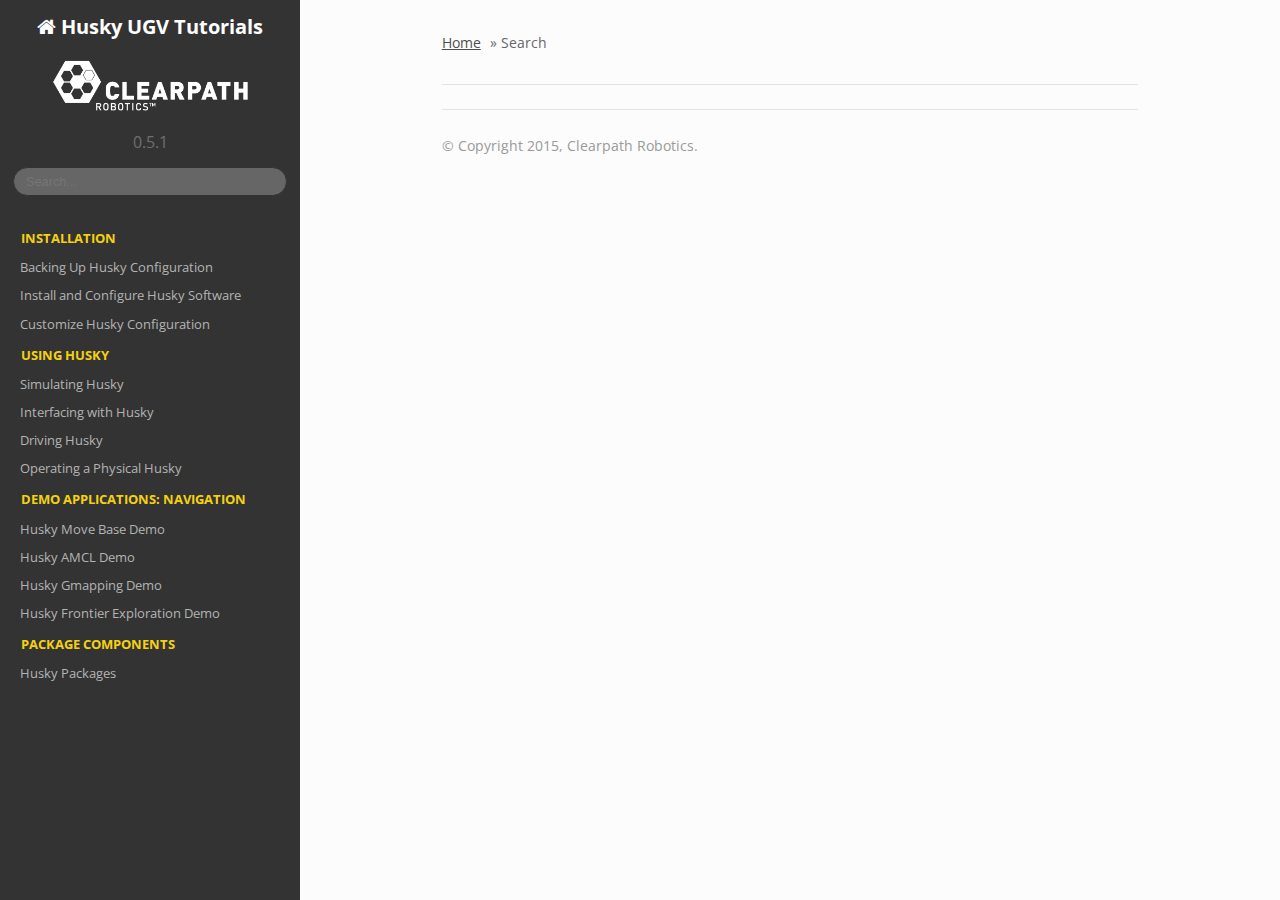
<file: html/search.html>
<!DOCTYPE html>
<!--[if IE 8]><html class="no-js lt-ie9" lang="en" > <![endif]-->
<!--[if gt IE 8]><!--> <html class="no-js" lang="en" > <!--<![endif]-->
<head>
  <meta charset="utf-8">
  
  <meta name="viewport" content="width=device-width, initial-scale=1.0">
  
  <title>Search &mdash; Husky UGV Tutorials 0.5.1 documentation</title>
  

  
  
    <link rel="shortcut icon" href="_static/favicon.ico"/>
  

  

  
  
    

  

  
  
    <link rel="stylesheet" href="_static/css/theme.css" type="text/css" />
  

  
    <link rel="stylesheet" href="_static/clearpath.css" type="text/css" />
  

  
        <link rel="index" title="Index"
              href="genindex.html"/>
        <link rel="search" title="Search" href="#"/>
    <link rel="top" title="Husky UGV Tutorials 0.5.1 documentation" href="index.html"/> 

  
  <script src="_static/js/modernizr.min.js"></script>

  <!-- Start of clearpathrobotics Zendesk Widget script -->
<script>/*<![CDATA[​*/window.zEmbed||function(e,t){var n,o,d,i,s,a=[],r=document.createElement("iframe");window.zEmbed=function(){a.push(arguments)},window.zE=window.zE||window.zEmbed,r.src="javascript:false",r.title="",r.role="presentation",(r.frameElement||r).style.cssText="display: none",d=document.getElementsByTagName("script"),d=d[d.length-1],d.parentNode.insertBefore(r,d),i=r.contentWindow,s=i.document;try{o=s}catch(c){n=document.domain,r.src='javascript:var d=document.open();d.domain="'+n+'";void(0);',o=s}o.open()._l=function(){var o=this.createElement("script");n&&(this.domain=n),o.id="js-iframe-async",o.src=e,this.t=+new Date,this.zendeskHost=t,this.zEQueue=a,this.body.appendChild(o)},o.write('<body onload="document._l();">'),o.close()}("https://assets.zendesk.com/embeddable_framework/main.js","clearpathrobotics.zendesk.com");/*​]]>*/</script>
<!-- End of clearpathrobotics Zendesk Widget script -->

<script>
 (function(i,s,o,g,r,a,m){i['GoogleAnalyticsObject']=r;i[r]=i[r]||function(){
 (i[r].q=i[r].q||[]).push(arguments)},i[r].l=1*new Date();a=s.createElement(o),
 m=s.getElementsByTagName(o)[0];a.async=1;a.src=g;m.parentNode.insertBefore(a,m)
 })(window,document,'script','//www.google-analytics.com/analytics.js','ga');

 ga('create', 'UA-65409991-1', 'auto');
 ga('send', 'pageview');

</script>


</head>

<body class="wy-body-for-nav" role="document">

  <div class="wy-grid-for-nav">

    
    <nav data-toggle="wy-nav-shift" class="wy-nav-side">
      <div class="wy-side-scroll">
        <div class="wy-side-nav-search">
          

          
            <a href="index.html" class="icon icon-home"> Husky UGV Tutorials
          

          
            
            <img src="_static/clearpathlogo.png" class="logo" />
          
          </a>

          
            
            
              <div class="version">
                0.5.1
              </div>
            
          

          
<div role="search">
  <form id="rtd-search-form" class="wy-form" action="#" method="get">
    <input type="text" name="q" placeholder="Search..." />
    <input type="hidden" name="check_keywords" value="yes" />
    <input type="hidden" name="area" value="default" />
  </form>
</div>

          
        </div>

        <div class="wy-menu wy-menu-vertical" data-spy="affix" role="navigation" aria-label="main navigation">
          
            
            
                <p class="caption"><span class="caption-text">Installation</span></p>
<ul>
<li class="toctree-l1"><a class="reference internal" href="BackUpHusky.html">Backing Up Husky Configuration</a></li>
<li class="toctree-l1"><a class="reference internal" href="InstallHuskySoftware.html">Install and Configure Husky Software</a></li>
<li class="toctree-l1"><a class="reference internal" href="CustomizeHuskyConfig.html">Customize Husky Configuration</a></li>
</ul>
<p class="caption"><span class="caption-text">Using Husky</span></p>
<ul>
<li class="toctree-l1"><a class="reference internal" href="SimulatingHusky.html">Simulating Husky</a></li>
<li class="toctree-l1"><a class="reference internal" href="InterfacingWithHusky.html">Interfacing with Husky</a></li>
<li class="toctree-l1"><a class="reference internal" href="DrivingHusky.html">Driving Husky</a></li>
<li class="toctree-l1"><a class="reference internal" href="DrivingHusky.html#operating-a-physical-husky">Operating a Physical Husky</a></li>
</ul>
<p class="caption"><span class="caption-text">Demo Applications: Navigation</span></p>
<ul>
<li class="toctree-l1"><a class="reference internal" href="HuskyMove.html">Husky Move Base Demo</a></li>
<li class="toctree-l1"><a class="reference internal" href="HuskyAMCL.html">Husky AMCL Demo</a></li>
<li class="toctree-l1"><a class="reference internal" href="HuskyGmapping.html">Husky Gmapping Demo</a></li>
<li class="toctree-l1"><a class="reference internal" href="HuskyFrontiers.html">Husky Frontier Exploration Demo</a></li>
</ul>
<p class="caption"><span class="caption-text">Package Components</span></p>
<ul>
<li class="toctree-l1"><a class="reference internal" href="HuskyPackages.html">Husky Packages</a></li>
</ul>

            
          
        </div>
      </div>
    </nav>

    <section data-toggle="wy-nav-shift" class="wy-nav-content-wrap">

      
      <nav class="wy-nav-top" role="navigation" aria-label="top navigation">
        <i data-toggle="wy-nav-top" class="fa fa-bars"></i>
        <a href="index.html">Husky UGV Tutorials</a>
      </nav>


      
      <div class="wy-nav-content">
        <div class="rst-content">
     
          





<div role="navigation" aria-label="breadcrumbs navigation">
  <ul class="wy-breadcrumbs">
    <li><a href="http://support.clearpathrobotics.com">Home</a> &raquo;</li>
      
    <li>Search</li>
      <li class="wy-breadcrumbs-aside">
        <div class="roslogo">
      </div>
      </li>
  </ul>
  <hr/>
</div>
          <div role="main" class="document" itemscope="itemscope" itemtype="http://schema.org/Article">
           <div itemprop="articleBody">
            
  <noscript>
  <div id="fallback" class="admonition warning">
    <p class="last">
      Please activate JavaScript to enable the search
      functionality.
    </p>
  </div>
  </noscript>

  
  <div id="search-results">
  
  </div>

           </div>
          </div>
          <footer>
  

  <hr/>

  <div role="contentinfo">
    <p>
        &copy; Copyright 2015, Clearpath Robotics.

    </p>
  </div> 

</footer>

        </div>
      </div>

    </section>

  </div>
  


  

    <script type="text/javascript">
        var DOCUMENTATION_OPTIONS = {
            URL_ROOT:'./',
            VERSION:'0.5.1',
            COLLAPSE_INDEX:false,
            FILE_SUFFIX:'.html',
            HAS_SOURCE:  true
        };
    </script>
      <script type="text/javascript" src="_static/jquery.js"></script>
      <script type="text/javascript" src="_static/underscore.js"></script>
      <script type="text/javascript" src="_static/doctools.js"></script>
      <script type="text/javascript" src="_static/language_data.js"></script>
      <script type="text/javascript" src="_static/searchtools.js"></script>

  

  
  
    <script type="text/javascript" src="_static/js/theme.js"></script>
  

  
  
  <script type="text/javascript">
      jQuery(function () {
          SphinxRtdTheme.StickyNav.enable();
      });
  </script>
  
  <script type="text/javascript">
    jQuery(function() { Search.loadIndex("searchindex.js"); });
  </script>
  
  <script type="text/javascript" id="searchindexloader"></script>
   


</body>
</html>
</file>
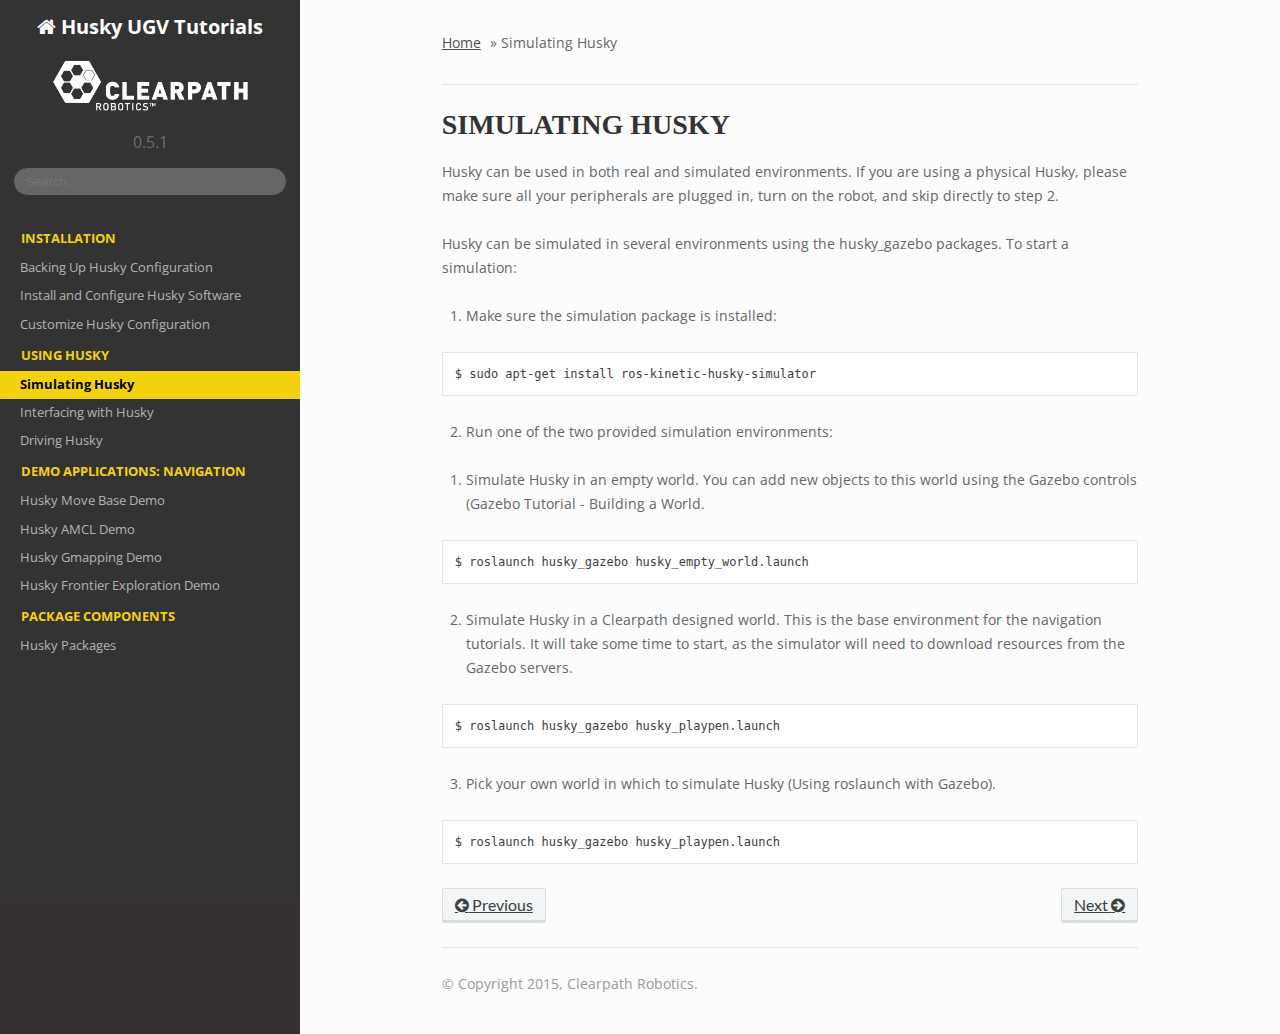
<file: html/SimulatingHusky.html>
<!DOCTYPE html>
<!--[if IE 8]><html class="no-js lt-ie9" lang="en" > <![endif]-->
<!--[if gt IE 8]><!--> <html class="no-js" lang="en" > <!--<![endif]-->
<head>
  <meta charset="utf-8">
  
  <meta name="viewport" content="width=device-width, initial-scale=1.0">
  
  <title>Simulating Husky &mdash; Husky UGV Tutorials 0.5.1 documentation</title>
  

  
  
    <link rel="shortcut icon" href="_static/favicon.ico"/>
  

  

  
  
    

  

  
  
    <link rel="stylesheet" href="_static/css/theme.css" type="text/css" />
  

  
    <link rel="stylesheet" href="_static/clearpath.css" type="text/css" />
  

  
        <link rel="index" title="Index"
              href="genindex.html"/>
        <link rel="search" title="Search" href="search.html"/>
    <link rel="top" title="Husky UGV Tutorials 0.5.1 documentation" href="index.html"/>
        <link rel="next" title="Interfacing with Husky" href="InterfacingWithHusky.html"/>
        <link rel="prev" title="Customize Husky Configuration" href="CustomizeHuskyConfig.html"/> 

  
  <script src="_static/js/modernizr.min.js"></script>

  <!-- Start of clearpathrobotics Zendesk Widget script -->
<script>/*<![CDATA[​*/window.zEmbed||function(e,t){var n,o,d,i,s,a=[],r=document.createElement("iframe");window.zEmbed=function(){a.push(arguments)},window.zE=window.zE||window.zEmbed,r.src="javascript:false",r.title="",r.role="presentation",(r.frameElement||r).style.cssText="display: none",d=document.getElementsByTagName("script"),d=d[d.length-1],d.parentNode.insertBefore(r,d),i=r.contentWindow,s=i.document;try{o=s}catch(c){n=document.domain,r.src='javascript:var d=document.open();d.domain="'+n+'";void(0);',o=s}o.open()._l=function(){var o=this.createElement("script");n&&(this.domain=n),o.id="js-iframe-async",o.src=e,this.t=+new Date,this.zendeskHost=t,this.zEQueue=a,this.body.appendChild(o)},o.write('<body onload="document._l();">'),o.close()}("https://assets.zendesk.com/embeddable_framework/main.js","clearpathrobotics.zendesk.com");/*​]]>*/</script>
<!-- End of clearpathrobotics Zendesk Widget script -->

<script>
 (function(i,s,o,g,r,a,m){i['GoogleAnalyticsObject']=r;i[r]=i[r]||function(){
 (i[r].q=i[r].q||[]).push(arguments)},i[r].l=1*new Date();a=s.createElement(o),
 m=s.getElementsByTagName(o)[0];a.async=1;a.src=g;m.parentNode.insertBefore(a,m)
 })(window,document,'script','//www.google-analytics.com/analytics.js','ga');

 ga('create', 'UA-65409991-1', 'auto');
 ga('send', 'pageview');

</script>


</head>

<body class="wy-body-for-nav" role="document">

  <div class="wy-grid-for-nav">

    
    <nav data-toggle="wy-nav-shift" class="wy-nav-side">
      <div class="wy-side-scroll">
        <div class="wy-side-nav-search">
          

          
            <a href="index.html" class="icon icon-home"> Husky UGV Tutorials
          

          
            
            <img src="_static/clearpathlogo.png" class="logo" />
          
          </a>

          
            
            
              <div class="version">
                0.5.1
              </div>
            
          

          
<div role="search">
  <form id="rtd-search-form" class="wy-form" action="search.html" method="get">
    <input type="text" name="q" placeholder="Search..." />
    <input type="hidden" name="check_keywords" value="yes" />
    <input type="hidden" name="area" value="default" />
  </form>
</div>

          
        </div>

        <div class="wy-menu wy-menu-vertical" data-spy="affix" role="navigation" aria-label="main navigation">
          
            
            
                <p class="caption"><span class="caption-text">Installation</span></p>
<ul>
<li class="toctree-l1"><a class="reference internal" href="BackUpHusky.html">Backing Up Husky Configuration</a></li>
<li class="toctree-l1"><a class="reference internal" href="InstallHuskySoftware.html">Install and Configure Husky Software</a></li>
<li class="toctree-l1"><a class="reference internal" href="CustomizeHuskyConfig.html">Customize Husky Configuration</a></li>
</ul>
<p class="caption"><span class="caption-text">Using Husky</span></p>
<ul class="current">
<li class="toctree-l1 current"><a class="current reference internal" href="#">Simulating Husky</a></li>
<li class="toctree-l1"><a class="reference internal" href="InterfacingWithHusky.html">Interfacing with Husky</a></li>
<li class="toctree-l1"><a class="reference internal" href="DrivingHusky.html">Driving Husky</a></li>
</ul>
<p class="caption"><span class="caption-text">Demo Applications: Navigation</span></p>
<ul>
<li class="toctree-l1"><a class="reference internal" href="HuskyMove.html">Husky Move Base Demo</a></li>
<li class="toctree-l1"><a class="reference internal" href="HuskyAMCL.html">Husky AMCL Demo</a></li>
<li class="toctree-l1"><a class="reference internal" href="HuskyGmapping.html">Husky Gmapping Demo</a></li>
<li class="toctree-l1"><a class="reference internal" href="HuskyFrontiers.html">Husky Frontier Exploration Demo</a></li>
</ul>
<p class="caption"><span class="caption-text">Package Components</span></p>
<ul>
<li class="toctree-l1"><a class="reference internal" href="HuskyPackages.html">Husky Packages</a></li>
</ul>

            
          
        </div>
      </div>
    </nav>

    <section data-toggle="wy-nav-shift" class="wy-nav-content-wrap">

      
      <nav class="wy-nav-top" role="navigation" aria-label="top navigation">
        <i data-toggle="wy-nav-top" class="fa fa-bars"></i>
        <a href="index.html">Husky UGV Tutorials</a>
      </nav>


      
      <div class="wy-nav-content">
        <div class="rst-content">
     
          

 



<div role="navigation" aria-label="breadcrumbs navigation">
  <ul class="wy-breadcrumbs">
    <li><a href="http://support.clearpathrobotics.com">Home</a> &raquo;</li>
      
    <li>Simulating Husky</li>
      <li class="wy-breadcrumbs-aside">
        <div class="roslogo">
      </div>
      </li>
  </ul>
  <hr/>
</div>
          <div role="main" class="document" itemscope="itemscope" itemtype="http://schema.org/Article">
           <div itemprop="articleBody">
            
  <div class="section" id="simulating-husky">
<h1>Simulating Husky<a class="headerlink" href="#simulating-husky" title="Permalink to this headline">¶</a></h1>
<p>Husky can be used in both real and simulated environments. If you are using a physical Husky, please make sure all your peripherals are plugged in, turn on the robot, and skip directly to step 2.</p>
<p>Husky can be simulated in several environments using the husky_gazebo packages. To start a simulation:</p>
<ol class="arabic simple">
<li><p>Make sure the simulation package is installed:</p></li>
</ol>
<div class="highlight-bash notranslate"><div class="highlight"><pre><span></span>$ sudo apt-get install ros-kinetic-husky-simulator
</pre></div>
</div>
<ol class="arabic simple" start="2">
<li><p>Run one of the two provided simulation environments:</p></li>
</ol>
<ol class="lowerroman simple">
<li><p>Simulate Husky in an empty world. You can add new objects to this world using the Gazebo controls (Gazebo Tutorial - Building a World.</p></li>
</ol>
<div class="highlight-bash notranslate"><div class="highlight"><pre><span></span>$ roslaunch husky_gazebo husky_empty_world.launch
</pre></div>
</div>
<ol class="lowerroman simple" start="2">
<li><p>Simulate Husky in a Clearpath designed world. This is the base environment for the navigation tutorials. It will take some time to start, as the simulator will need to download resources from the Gazebo servers.</p></li>
</ol>
<div class="highlight-bash notranslate"><div class="highlight"><pre><span></span>$ roslaunch husky_gazebo husky_playpen.launch
</pre></div>
</div>
<ol class="arabic simple" start="3">
<li><p>Pick your own world in which to simulate Husky (Using roslaunch with Gazebo).</p></li>
</ol>
<div class="highlight-bash notranslate"><div class="highlight"><pre><span></span>$ roslaunch husky_gazebo husky_playpen.launch
</pre></div>
</div>
</div>


           </div>
          </div>
          <footer>
  
    <div class="rst-footer-buttons" role="navigation" aria-label="footer navigation">
      
        <a href="InterfacingWithHusky.html" class="btn btn-neutral float-right" title="Interfacing with Husky" accesskey="n">Next <span class="fa fa-arrow-circle-right"></span></a>
      
      
        <a href="CustomizeHuskyConfig.html" class="btn btn-neutral" title="Customize Husky Configuration" accesskey="p"><span class="fa fa-arrow-circle-left"></span> Previous</a>
      
    </div>
  

  <hr/>

  <div role="contentinfo">
    <p>
        &copy; Copyright 2015, Clearpath Robotics.

    </p>
  </div> 

</footer>

        </div>
      </div>

    </section>

  </div>
  


  

    <script type="text/javascript">
        var DOCUMENTATION_OPTIONS = {
            URL_ROOT:'./',
            VERSION:'0.5.1',
            COLLAPSE_INDEX:false,
            FILE_SUFFIX:'.html',
            HAS_SOURCE:  true
        };
    </script>
      <script type="text/javascript" src="_static/jquery.js"></script>
      <script type="text/javascript" src="_static/underscore.js"></script>
      <script type="text/javascript" src="_static/doctools.js"></script>
      <script type="text/javascript" src="_static/language_data.js"></script>

  

  
  
    <script type="text/javascript" src="_static/js/theme.js"></script>
  

  
  
  <script type="text/javascript">
      jQuery(function () {
          SphinxRtdTheme.StickyNav.enable();
      });
  </script>
   

</body>
</html>
</file>
<file: html/_static/css/theme.css>
﻿li {
    font-size:14px;
}

* {
    -webkit-box-sizing: border-box;
    -moz-box-sizing: border-box;
    box-sizing: border-box
}

article,aside,details,figcaption,figure,footer,header,hgroup,nav,section {
    display: block
}

audio,canvas,video {
    display: inline-block;
    *display: inline;
    *zoom:1}

audio:not([controls]) {
    display: none
}

[hidden] {
    display: none
}

* {
    -webkit-box-sizing: border-box;
    -moz-box-sizing: border-box;
    box-sizing: border-box
}

html {
    /* font-size: 100%; */
    -webkit-text-size-adjust: 100%;
    -ms-text-size-adjust: 100%
}

body {
    margin: 0
}

a:hover,a:active {
    outline: 0
}

abbr[title] {
    border-bottom: 1px dotted
}

b,strong {
    font-weight: bold
}

blockquote {
    margin: 0
}

dfn {
    font-style: italic
}

ins {
    background: #ff9;
    color: #000;
    text-decoration: none
}

mark {
    background: #ff0;
    color: #000;
    font-style: italic;
    font-weight: bold
}

pre,code,.rst-content tt,.rst-content code,kbd,samp {
    font-family: monospace,serif;
    _font-family: "courier new",monospace;
    font-size: 1em
}

pre {
    white-space: pre
}

q {
    quotes: none
}

q:before,q:after {
    content: "";
    content: none
}

small {
    font-size: 85%
}

sub,sup {
    font-size: 75%;
    line-height: 0;
    position: relative;
    vertical-align: baseline
}

sup {
    top: -0.5em
}

sub {
    bottom: -0.25em
}

ul,ol,dl {
    margin: 0;
    padding: 0;
    list-style: none;
    list-style-image: none
}

li {
    list-style: none
}

dd {
    margin: 0
}

img {
    border: 0;
    -ms-interpolation-mode: bicubic;
    vertical-align: middle;
    max-width: 100%
}

svg:not(:root) {
    overflow: hidden
}

figure {
    margin: 0
}

form {
    margin: 0
}

fieldset {
    border: 0;
    margin: 0;
    padding: 0
}

label {
    cursor: pointer
}

legend {
    border: 0;
    *margin-left: -7px;
    padding: 0;
    white-space: normal
}

button,input,select,textarea {
    font-size: 100%;
    margin: 0;
    vertical-align: baseline;
    *vertical-align: middle
}

button,input {
    line-height: normal
}

button,input[type="button"],input[type="reset"],input[type="submit"] {
    cursor: pointer;
    -webkit-appearance: button;
    *overflow: visible
}

button[disabled],input[disabled] {
    cursor: default
}

input[type="checkbox"],input[type="radio"] {
    box-sizing: border-box;
    padding: 0;
    *width: 13px;
    *height: 13px
}

input[type="search"] {
    -webkit-appearance: textfield;
    -moz-box-sizing: content-box;
    -webkit-box-sizing: content-box;
    box-sizing: content-box
}

input[type="search"]::-webkit-search-decoration,input[type="search"]::-webkit-search-cancel-button {
    -webkit-appearance: none
}

button::-moz-focus-inner,input::-moz-focus-inner {
    border: 0;
    padding: 0
}

textarea {
    overflow: auto;
    vertical-align: top;
    resize: vertical
}

table {
    border-collapse: collapse;
    border-spacing: 0
}

td {
    vertical-align: top
}

.chromeframe {
    margin: 0.2em 0;
    background: #ccc;
    color: #000;
    padding: 0.2em 0
}

.ir {
    display: block;
    border: 0;
    text-indent: -999em;
    overflow: hidden;
    background-color: transparent;
    background-repeat: no-repeat;
    text-align: left;
    direction: ltr;
    *line-height: 0
}

.ir br {
    display: none
}

.hidden {
    display: none !important;
    visibility: hidden
}

.visuallyhidden {
    border: 0;
    clip: rect(0 0 0 0);
    height: 1px;
    margin: -1px;
    overflow: hidden;
    padding: 0;
    position: absolute;
    width: 1px
}

.visuallyhidden.focusable:active,.visuallyhidden.focusable:focus {
    clip: auto;
    height: auto;
    margin: 0;
    overflow: visible;
    position: static;
    width: auto
}

.invisible {
    visibility: hidden
}

.relative {
    position: relative
}

big,small {
    font-size: 100%
}

@media print {
    html,body,section {
        background: none !important
    }
    
    * {
        box-shadow: none !important;
        text-shadow: none !important;
        filter: none !important;
        -ms-filter: none !important
    }
    
    a,a:visited {
        text-decoration: underline
    }
    
    .ir a:after,a[href^="javascript:"]:after,a[href^="#"]:after {
        content: ""
    }
    
    pre,blockquote {
        page-break-inside: avoid
    }
    
    thead {
        display: table-header-group
    }
    
    tr,img {
        page-break-inside: avoid
    }
    
    img {
        max-width: 100% !important
    }
    
    @page {
        margin: 0.5cm
    }
    
    p,h2,.rst-content .toctree-wrapper p.caption,h3 {
        orphans: 3;
        widows: 3
    }
    
    h2,.rst-content .toctree-wrapper p.caption,h3 {
        page-break-after: avoid
    }
}

.fa:before,.wy-menu-vertical li span.toctree-expand:before,.wy-menu-vertical li.on a span.toctree-expand:before,.wy-menu-vertical li.current>a span.toctree-expand:before,.rst-content .admonition-title:before,.rst-content h1 .headerlink:before,.rst-content h2 .headerlink:before,.rst-content h3 .headerlink:before,.rst-content h4 .headerlink:before,.rst-content h5 .headerlink:before,.rst-content h6 .headerlink:before,.rst-content dl dt .headerlink:before,.rst-content p.caption .headerlink:before,.rst-content tt.download span:first-child:before,.rst-content code.download span:first-child:before,.icon:before,.wy-dropdown .caret:before,.wy-inline-validate.wy-inline-validate-success .wy-input-context:before,.wy-inline-validate.wy-inline-validate-danger .wy-input-context:before,.wy-inline-validate.wy-inline-validate-warning .wy-input-context:before,.wy-inline-validate.wy-inline-validate-info .wy-input-context:before,.wy-alert,.rst-content .note,.rst-content .attention,.rst-content .caution,.rst-content .danger,.rst-content .error,.rst-content .hint,.rst-content .important,.rst-content .tip,.rst-content .warning,.rst-content .seealso,.rst-content .admonition-todo,.btn,input[type="text"],input[type="password"],input[type="email"],input[type="url"],input[type="date"],input[type="month"],input[type="time"],input[type="datetime"],input[type="datetime-local"],input[type="week"],input[type="number"],input[type="search"],input[type="tel"],input[type="color"],select,textarea,.wy-menu-vertical li.on a,.wy-menu-vertical li.current>a,.wy-side-nav-search>a,.wy-side-nav-search .wy-dropdown>a,.wy-nav-top a {
    -webkit-font-smoothing: antialiased
}

.clearfix {
    *zoom:1}

.clearfix:before,.clearfix:after {
    display: table;
    content: ""
}

.clearfix:after {
    clear: both
}

/*!
 *  Font Awesome 4.2.0 by @davegandy - http://fontawesome.io - @fontawesome
 *  License - http://fontawesome.io/license (Font: SIL OFL 1.1, CSS: MIT License)
 */
@font-face {
    font-family: 'FontAwesome';
    src: url("../fonts/fontawesome-webfont.eot?v=4.2.0");
    src: url("../fonts/fontawesome-webfont.eot?#iefix&v=4.2.0") format("embedded-opentype"),url("../fonts/fontawesome-webfont.woff?v=4.2.0") format("woff"),url("../fonts/fontawesome-webfont.ttf?v=4.2.0") format("truetype"),url("../fonts/fontawesome-webfont.svg?v=4.2.0#fontawesomeregular") format("svg");
    font-weight: normal;
    font-style: normal
}

.fa,.wy-menu-vertical li span.toctree-expand,.wy-menu-vertical li.on a span.toctree-expand,.wy-menu-vertical li.current>a span.toctree-expand,.rst-content .admonition-title,.rst-content h1 .headerlink,.rst-content h2 .headerlink,.rst-content h3 .headerlink,.rst-content h4 .headerlink,.rst-content h5 .headerlink,.rst-content h6 .headerlink,.rst-content dl dt .headerlink,.rst-content p.caption .headerlink,.rst-content tt.download span:first-child,.rst-content code.download span:first-child,.icon {
    display: inline-block;
    font: normal normal normal 14px/1 FontAwesome;
    font-size: inherit;
    text-rendering: auto;
    -webkit-font-smoothing: antialiased;
    -moz-osx-font-smoothing: grayscale
}

.fa-lg {
    font-size: 1.33333em;
    line-height: 0.75em;
    vertical-align: -15%
}

.fa-2x {
    font-size: 2em
}

.fa-3x {
    font-size: 3em
}

.fa-4x {
    font-size: 4em
}

.fa-5x {
    font-size: 5em
}

.fa-fw {
    width: 1.28571em;
    text-align: center
}

.fa-ul {
    padding-left: 0;
    margin-left: 2.14286em;
    list-style-type: none
}

.fa-ul>li {
    position: relative
}

.fa-li {
    position: absolute;
    left: -2.14286em;
    width: 2.14286em;
    top: 0.14286em;
    text-align: center
}

.fa-li.fa-lg {
    left: -1.85714em
}

.fa-border {
    padding: .2em .25em .15em;
    border: solid 0.08em #eee;
    border-radius: .1em
}

.pull-right {
    float: right
}

.pull-left {
    float: left
}

.fa.pull-left,.wy-menu-vertical li span.pull-left.toctree-expand,.wy-menu-vertical li.on a span.pull-left.toctree-expand,.wy-menu-vertical li.current>a span.pull-left.toctree-expand,.rst-content .pull-left.admonition-title,.rst-content h1 .pull-left.headerlink,.rst-content h2 .pull-left.headerlink,.rst-content h3 .pull-left.headerlink,.rst-content h4 .pull-left.headerlink,.rst-content h5 .pull-left.headerlink,.rst-content h6 .pull-left.headerlink,.rst-content dl dt .pull-left.headerlink,.rst-content p.caption .pull-left.headerlink,.rst-content tt.download span.pull-left:first-child,.rst-content code.download span.pull-left:first-child,.pull-left.icon {
    margin-right: .3em
}

.fa.pull-right,.wy-menu-vertical li span.pull-right.toctree-expand,.wy-menu-vertical li.on a span.pull-right.toctree-expand,.wy-menu-vertical li.current>a span.pull-right.toctree-expand,.rst-content .pull-right.admonition-title,.rst-content h1 .pull-right.headerlink,.rst-content h2 .pull-right.headerlink,.rst-content h3 .pull-right.headerlink,.rst-content h4 .pull-right.headerlink,.rst-content h5 .pull-right.headerlink,.rst-content h6 .pull-right.headerlink,.rst-content dl dt .pull-right.headerlink,.rst-content p.caption .pull-right.headerlink,.rst-content tt.download span.pull-right:first-child,.rst-content code.download span.pull-right:first-child,.pull-right.icon {
    margin-left: .3em
}

.fa-spin {
    -webkit-animation: fa-spin 2s infinite linear;
    animation: fa-spin 2s infinite linear
}

@-webkit-keyframes fa-spin {
    0% {
        -webkit-transform: rotate(0deg);
        transform: rotate(0deg)
    }
    
    100% {
        -webkit-transform: rotate(359deg);
        transform: rotate(359deg)
    }
}

@keyframes fa-spin {
    0% {
        -webkit-transform: rotate(0deg);
        transform: rotate(0deg)
    }
    
    100% {
        -webkit-transform: rotate(359deg);
        transform: rotate(359deg)
    }
}

.fa-rotate-90 {
    filter: progid:DXImageTransform.Microsoft.BasicImage(rotation=1);
    -webkit-transform: rotate(90deg);
    -ms-transform: rotate(90deg);
    transform: rotate(90deg)
}

.fa-rotate-180 {
    filter: progid:DXImageTransform.Microsoft.BasicImage(rotation=2);
    -webkit-transform: rotate(180deg);
    -ms-transform: rotate(180deg);
    transform: rotate(180deg)
}

.fa-rotate-270 {
    filter: progid:DXImageTransform.Microsoft.BasicImage(rotation=3);
    -webkit-transform: rotate(270deg);
    -ms-transform: rotate(270deg);
    transform: rotate(270deg)
}

.fa-flip-horizontal {
    filter: progid:DXImageTransform.Microsoft.BasicImage(rotation=0);
    -webkit-transform: scale(-1, 1);
    -ms-transform: scale(-1, 1);
    transform: scale(-1, 1)
}

.fa-flip-vertical {
    filter: progid:DXImageTransform.Microsoft.BasicImage(rotation=2);
    -webkit-transform: scale(1, -1);
    -ms-transform: scale(1, -1);
    transform: scale(1, -1)
}

:root .fa-rotate-90,:root .fa-rotate-180,:root .fa-rotate-270,:root .fa-flip-horizontal,:root .fa-flip-vertical {
    filter: none
}

.fa-stack {
    position: relative;
    display: inline-block;
    width: 2em;
    height: 2em;
    line-height: 2em;
    vertical-align: middle
}

.fa-stack-1x,.fa-stack-2x {
    position: absolute;
    left: 0;
    width: 100%;
    text-align: center
}

.fa-stack-1x {
    line-height: inherit
}

.fa-stack-2x {
    font-size: 2em
}

.fa-inverse {
    color: #fff
}

.fa-glass:before {
    content: ""
}

.fa-music:before {
    content: ""
}

.fa-search:before,.icon-search:before {
    content: ""
}

.fa-envelope-o:before {
    content: ""
}

.fa-heart:before {
    content: ""
}

.fa-star:before {
    content: ""
}

.fa-star-o:before {
    content: ""
}

.fa-user:before {
    content: ""
}

.fa-film:before {
    content: ""
}

.fa-th-large:before {
    content: ""
}

.fa-th:before {
    content: ""
}

.fa-th-list:before {
    content: ""
}

.fa-check:before {
    content: ""
}

.fa-remove:before,.fa-close:before,.fa-times:before {
    content: ""
}

.fa-search-plus:before {
    content: ""
}

.fa-search-minus:before {
    content: ""
}

.fa-power-off:before {
    content: ""
}

.fa-signal:before {
    content: ""
}

.fa-gear:before,.fa-cog:before {
    content: ""
}

.fa-trash-o:before {
    content: ""
}

.fa-home:before,.icon-home:before {
    content: ""
}

.fa-file-o:before {
    content: ""
}

.fa-clock-o:before {
    content: ""
}

.fa-road:before {
    content: ""
}

.fa-download:before,.rst-content tt.download span:first-child:before,.rst-content code.download span:first-child:before {
    content: ""
}

.fa-arrow-circle-o-down:before {
    content: ""
}

.fa-arrow-circle-o-up:before {
    content: ""
}

.fa-inbox:before {
    content: ""
}

.fa-play-circle-o:before {
    content: ""
}

.fa-rotate-right:before,.fa-repeat:before {
    content: ""
}

.fa-refresh:before {
    content: ""
}

.fa-list-alt:before {
    content: ""
}

.fa-lock:before {
    content: ""
}

.fa-flag:before {
    content: ""
}

.fa-headphones:before {
    content: ""
}

.fa-volume-off:before {
    content: ""
}

.fa-volume-down:before {
    content: ""
}

.fa-volume-up:before {
    content: ""
}

.fa-qrcode:before {
    content: ""
}

.fa-barcode:before {
    content: ""
}

.fa-tag:before {
    content: ""
}

.fa-tags:before {
    content: ""
}

.fa-book:before,.icon-book:before {
    content: ""
}

.fa-bookmark:before {
    content: ""
}

.fa-print:before {
    content: ""
}

.fa-camera:before {
    content: ""
}

.fa-font:before {
    content: ""
}

.fa-bold:before {
    content: ""
}

.fa-italic:before {
    content: ""
}

.fa-text-height:before {
    content: ""
}

.fa-text-width:before {
    content: ""
}

.fa-align-left:before {
    content: ""
}

.fa-align-center:before {
    content: ""
}

.fa-align-right:before {
    content: ""
}

.fa-align-justify:before {
    content: ""
}

.fa-list:before {
    content: ""
}

.fa-dedent:before,.fa-outdent:before {
    content: ""
}

.fa-indent:before {
    content: ""
}

.fa-video-camera:before {
    content: ""
}

.fa-photo:before,.fa-image:before,.fa-picture-o:before {
    content: ""
}

.fa-pencil:before {
    content: ""
}

.fa-map-marker:before {
    content: ""
}

.fa-adjust:before {
    content: ""
}

.fa-tint:before {
    content: ""
}

.fa-edit:before,.fa-pencil-square-o:before {
    content: ""
}

.fa-share-square-o:before {
    content: ""
}

.fa-check-square-o:before {
    content: ""
}

.fa-arrows:before {
    content: ""
}

.fa-step-backward:before {
    content: ""
}

.fa-fast-backward:before {
    content: ""
}

.fa-backward:before {
    content: ""
}

.fa-play:before {
    content: ""
}

.fa-pause:before {
    content: ""
}

.fa-stop:before {
    content: ""
}

.fa-forward:before {
    content: ""
}

.fa-fast-forward:before {
    content: ""
}

.fa-step-forward:before {
    content: ""
}

.fa-eject:before {
    content: ""
}

.fa-chevron-left:before {
    content: ""
}

.fa-chevron-right:before {
    content: ""
}

.fa-plus-circle:before {
    content: ""
}

.fa-minus-circle:before {
    content: ""
}

.fa-times-circle:before,.wy-inline-validate.wy-inline-validate-danger .wy-input-context:before {
    content: ""
}

.fa-check-circle:before,.wy-inline-validate.wy-inline-validate-success .wy-input-context:before {
    content: ""
}

.fa-question-circle:before {
    content: ""
}

.fa-info-circle:before {
    content: ""
}

.fa-crosshairs:before {
    content: ""
}

.fa-times-circle-o:before {
    content: ""
}

.fa-check-circle-o:before {
    content: ""
}

.fa-ban:before {
    content: ""
}

.fa-arrow-left:before {
    content: ""
}

.fa-arrow-right:before {
    content: ""
}

.fa-arrow-up:before {
    content: ""
}

.fa-arrow-down:before {
    content: ""
}

.fa-mail-forward:before,.fa-share:before {
    content: ""
}

.fa-expand:before {
    content: ""
}

.fa-compress:before {
    content: ""
}

.fa-plus:before {
    content: ""
}

.fa-minus:before {
    content: ""
}

.fa-asterisk:before {
    content: ""
}

.fa-exclamation-circle:before,.wy-inline-validate.wy-inline-validate-warning .wy-input-context:before,.wy-inline-validate.wy-inline-validate-info .wy-input-context:before,.rst-content .admonition-title:before {
    content: ""
}

.fa-gift:before {
    content: ""
}

.fa-leaf:before {
    content: ""
}

.fa-fire:before,.icon-fire:before {
    content: ""
}

.fa-eye:before {
    content: ""
}

.fa-eye-slash:before {
    content: ""
}

.fa-warning:before,.fa-exclamation-triangle:before {
    content: ""
}

.fa-plane:before {
    content: ""
}

.fa-calendar:before {
    content: ""
}

.fa-random:before {
    content: ""
}

.fa-comment:before {
    content: ""
}

.fa-magnet:before {
    content: ""
}

.fa-chevron-up:before {
    content: ""
}

.fa-chevron-down:before {
    content: ""
}

.fa-retweet:before {
    content: ""
}

.fa-shopping-cart:before {
    content: ""
}

.fa-folder:before {
    content: ""
}

.fa-folder-open:before {
    content: ""
}

.fa-arrows-v:before {
    content: ""
}

.fa-arrows-h:before {
    content: ""
}

.fa-bar-chart-o:before,.fa-bar-chart:before {
    content: ""
}

.fa-twitter-square:before {
    content: ""
}

.fa-facebook-square:before {
    content: ""
}

.fa-camera-retro:before {
    content: ""
}

.fa-key:before {
    content: ""
}

.fa-gears:before,.fa-cogs:before {
    content: ""
}

.fa-comments:before {
    content: ""
}

.fa-thumbs-o-up:before {
    content: ""
}

.fa-thumbs-o-down:before {
    content: ""
}

.fa-star-half:before {
    content: ""
}

.fa-heart-o:before {
    content: ""
}

.fa-sign-out:before {
    content: ""
}

.fa-linkedin-square:before {
    content: ""
}

.fa-thumb-tack:before {
    content: ""
}

.fa-external-link:before {
    content: ""
}

.fa-sign-in:before {
    content: ""
}

.fa-trophy:before {
    content: ""
}

.fa-github-square:before {
    content: ""
}

.fa-upload:before {
    content: ""
}

.fa-lemon-o:before {
    content: ""
}

.fa-phone:before {
    content: ""
}

.fa-square-o:before {
    content: ""
}

.fa-bookmark-o:before {
    content: ""
}

.fa-phone-square:before {
    content: ""
}

.fa-twitter:before {
    content: ""
}

.fa-facebook:before {
    content: ""
}

.fa-github:before,.icon-github:before {
    content: ""
}

.fa-unlock:before {
    content: ""
}

.fa-credit-card:before {
    content: ""
}

.fa-rss:before {
    content: ""
}

.fa-hdd-o:before {
    content: ""
}

.fa-bullhorn:before {
    content: ""
}

.fa-bell:before {
    content: ""
}

.fa-certificate:before {
    content: ""
}

.fa-hand-o-right:before {
    content: ""
}

.fa-hand-o-left:before {
    content: ""
}

.fa-hand-o-up:before {
    content: ""
}

.fa-hand-o-down:before {
    content: ""
}

.fa-arrow-circle-left:before,.icon-circle-arrow-left:before {
    content: ""
}

.fa-arrow-circle-right:before,.icon-circle-arrow-right:before {
    content: ""
}

.fa-arrow-circle-up:before {
    content: ""
}

.fa-arrow-circle-down:before {
    content: ""
}

.fa-globe:before {
    content: ""
}

.fa-wrench:before {
    content: ""
}

.fa-tasks:before {
    content: ""
}

.fa-filter:before {
    content: ""
}

.fa-briefcase:before {
    content: ""
}

.fa-arrows-alt:before {
    content: ""
}

.fa-group:before,.fa-users:before {
    content: ""
}

.fa-chain:before,.fa-link:before,.icon-link:before {
    content: ""
}

.fa-cloud:before {
    content: ""
}

.fa-flask:before {
    content: ""
}

.fa-cut:before,.fa-scissors:before {
    content: ""
}

.fa-copy:before,.fa-files-o:before {
    content: ""
}

.fa-paperclip:before {
    content: ""
}

.fa-save:before,.fa-floppy-o:before {
    content: ""
}

.fa-square:before {
    content: ""
}

.fa-navicon:before,.fa-reorder:before,.fa-bars:before {
    content: ""
}

.fa-list-ul:before {
    content: ""
}

.fa-list-ol:before {
    content: ""
}

.fa-strikethrough:before {
    content: ""
}

.fa-underline:before {
    content: ""
}

.fa-table:before {
    content: ""
}

.fa-magic:before {
    content: ""
}

.fa-truck:before {
    content: ""
}

.fa-pinterest:before {
    content: ""
}

.fa-pinterest-square:before {
    content: ""
}

.fa-google-plus-square:before {
    content: ""
}

.fa-google-plus:before {
    content: ""
}

.fa-money:before {
    content: ""
}

.fa-caret-down:before,.wy-dropdown .caret:before,.icon-caret-down:before {
    content: ""
}

.fa-caret-up:before {
    content: ""
}

.fa-caret-left:before {
    content: ""
}

.fa-caret-right:before {
    content: ""
}

.fa-columns:before {
    content: ""
}

.fa-unsorted:before,.fa-sort:before {
    content: ""
}

.fa-sort-down:before,.fa-sort-desc:before {
    content: ""
}

.fa-sort-up:before,.fa-sort-asc:before {
    content: ""
}

.fa-envelope:before {
    content: ""
}

.fa-linkedin:before {
    content: ""
}

.fa-rotate-left:before,.fa-undo:before {
    content: ""
}

.fa-legal:before,.fa-gavel:before {
    content: ""
}

.fa-dashboard:before,.fa-tachometer:before {
    content: ""
}

.fa-comment-o:before {
    content: ""
}

.fa-comments-o:before {
    content: ""
}

.fa-flash:before,.fa-bolt:before {
    content: ""
}

.fa-sitemap:before {
    content: ""
}

.fa-umbrella:before {
    content: ""
}

.fa-paste:before,.fa-clipboard:before {
    content: ""
}

.fa-lightbulb-o:before {
    content: ""
}

.fa-exchange:before {
    content: ""
}

.fa-cloud-download:before {
    content: ""
}

.fa-cloud-upload:before {
    content: ""
}

.fa-user-md:before {
    content: ""
}

.fa-stethoscope:before {
    content: ""
}

.fa-suitcase:before {
    content: ""
}

.fa-bell-o:before {
    content: ""
}

.fa-coffee:before {
    content: ""
}

.fa-cutlery:before {
    content: ""
}

.fa-file-text-o:before {
    content: ""
}

.fa-building-o:before {
    content: ""
}

.fa-hospital-o:before {
    content: ""
}

.fa-ambulance:before {
    content: ""
}

.fa-medkit:before {
    content: ""
}

.fa-fighter-jet:before {
    content: ""
}

.fa-beer:before {
    content: ""
}

.fa-h-square:before {
    content: ""
}

.fa-plus-square:before {
    content: ""
}

.fa-angle-double-left:before {
    content: ""
}

.fa-angle-double-right:before {
    content: ""
}

.fa-angle-double-up:before {
    content: ""
}

.fa-angle-double-down:before {
    content: ""
}

.fa-angle-left:before {
    content: ""
}

.fa-angle-right:before {
    content: ""
}

.fa-angle-up:before {
    content: ""
}

.fa-angle-down:before {
    content: ""
}

.fa-desktop:before {
    content: ""
}

.fa-laptop:before {
    content: ""
}

.fa-tablet:before {
    content: ""
}

.fa-mobile-phone:before,.fa-mobile:before {
    content: ""
}

.fa-circle-o:before {
    content: ""
}

.fa-quote-left:before {
    content: ""
}

.fa-quote-right:before {
    content: ""
}

.fa-spinner:before {
    content: ""
}

.fa-circle:before {
    content: ""
}

.fa-mail-reply:before,.fa-reply:before {
    content: ""
}

.fa-github-alt:before {
    content: ""
}

.fa-folder-o:before {
    content: ""
}

.fa-folder-open-o:before {
    content: ""
}

.fa-smile-o:before {
    content: ""
}

.fa-frown-o:before {
    content: ""
}

.fa-meh-o:before {
    content: ""
}

.fa-gamepad:before {
    content: ""
}

.fa-keyboard-o:before {
    content: ""
}

.fa-flag-o:before {
    content: ""
}

.fa-flag-checkered:before {
    content: ""
}

.fa-terminal:before {
    content: ""
}

.fa-code:before {
    content: ""
}

.fa-mail-reply-all:before,.fa-reply-all:before {
    content: ""
}

.fa-star-half-empty:before,.fa-star-half-full:before,.fa-star-half-o:before {
    content: ""
}

.fa-location-arrow:before {
    content: ""
}

.fa-crop:before {
    content: ""
}

.fa-code-fork:before {
    content: ""
}

.fa-unlink:before,.fa-chain-broken:before {
    content: ""
}

.fa-question:before {
    content: ""
}

.fa-info:before {
    content: ""
}

.fa-exclamation:before {
    content: ""
}

.fa-superscript:before {
    content: ""
}

.fa-subscript:before {
    content: ""
}

.fa-eraser:before {
    content: ""
}

.fa-puzzle-piece:before {
    content: ""
}

.fa-microphone:before {
    content: ""
}

.fa-microphone-slash:before {
    content: ""
}

.fa-shield:before {
    content: ""
}

.fa-calendar-o:before {
    content: ""
}

.fa-fire-extinguisher:before {
    content: ""
}

.fa-rocket:before {
    content: ""
}

.fa-maxcdn:before {
    content: ""
}

.fa-chevron-circle-left:before {
    content: ""
}

.fa-chevron-circle-right:before {
    content: ""
}

.fa-chevron-circle-up:before {
    content: ""
}

.fa-chevron-circle-down:before {
    content: ""
}

.fa-html5:before {
    content: ""
}

.fa-css3:before {
    content: ""
}

.fa-anchor:before {
    content: ""
}

.fa-unlock-alt:before {
    content: ""
}

.fa-bullseye:before {
    content: ""
}

.fa-ellipsis-h:before {
    content: ""
}

.fa-ellipsis-v:before {
    content: ""
}

.fa-rss-square:before {
    content: ""
}

.fa-play-circle:before {
    content: ""
}

.fa-ticket:before {
    content: ""
}

.fa-minus-square:before {
    content: ""
}

.fa-minus-square-o:before,.wy-menu-vertical li.on a span.toctree-expand:before,.wy-menu-vertical li.current>a span.toctree-expand:before {
    content: ""
}

.fa-level-up:before {
    content: ""
}

.fa-level-down:before {
    content: ""
}

.fa-check-square:before {
    content: ""
}

.fa-pencil-square:before {
    content: ""
}

.fa-external-link-square:before {
    content: ""
}

.fa-share-square:before {
    content: ""
}

.fa-compass:before {
    content: ""
}

.fa-toggle-down:before,.fa-caret-square-o-down:before {
    content: ""
}

.fa-toggle-up:before,.fa-caret-square-o-up:before {
    content: ""
}

.fa-toggle-right:before,.fa-caret-square-o-right:before {
    content: ""
}

.fa-euro:before,.fa-eur:before {
    content: ""
}

.fa-gbp:before {
    content: ""
}

.fa-dollar:before,.fa-usd:before {
    content: ""
}

.fa-rupee:before,.fa-inr:before {
    content: ""
}

.fa-cny:before,.fa-rmb:before,.fa-yen:before,.fa-jpy:before {
    content: ""
}

.fa-ruble:before,.fa-rouble:before,.fa-rub:before {
    content: ""
}

.fa-won:before,.fa-krw:before {
    content: ""
}

.fa-bitcoin:before,.fa-btc:before {
    content: ""
}

.fa-file:before {
    content: ""
}

.fa-file-text:before {
    content: ""
}

.fa-sort-alpha-asc:before {
    content: ""
}

.fa-sort-alpha-desc:before {
    content: ""
}

.fa-sort-amount-asc:before {
    content: ""
}

.fa-sort-amount-desc:before {
    content: ""
}

.fa-sort-numeric-asc:before {
    content: ""
}

.fa-sort-numeric-desc:before {
    content: ""
}

.fa-thumbs-up:before {
    content: ""
}

.fa-thumbs-down:before {
    content: ""
}

.fa-youtube-square:before {
    content: ""
}

.fa-youtube:before {
    content: ""
}

.fa-xing:before {
    content: ""
}

.fa-xing-square:before {
    content: ""
}

.fa-youtube-play:before {
    content: ""
}

.fa-dropbox:before {
    content: ""
}

.fa-stack-overflow:before {
    content: ""
}

.fa-instagram:before {
    content: ""
}

.fa-flickr:before {
    content: ""
}

.fa-adn:before {
    content: ""
}

.fa-bitbucket:before,.icon-bitbucket:before {
    content: ""
}

.fa-bitbucket-square:before {
    content: ""
}

.fa-tumblr:before {
    content: ""
}

.fa-tumblr-square:before {
    content: ""
}

.fa-long-arrow-down:before {
    content: ""
}

.fa-long-arrow-up:before {
    content: ""
}

.fa-long-arrow-left:before {
    content: ""
}

.fa-long-arrow-right:before {
    content: ""
}

.fa-apple:before {
    content: ""
}

.fa-windows:before {
    content: ""
}

.fa-android:before {
    content: ""
}

.fa-linux:before {
    content: ""
}

.fa-dribbble:before {
    content: ""
}

.fa-skype:before {
    content: ""
}

.fa-foursquare:before {
    content: ""
}

.fa-trello:before {
    content: ""
}

.fa-female:before {
    content: ""
}

.fa-male:before {
    content: ""
}

.fa-gittip:before {
    content: ""
}

.fa-sun-o:before {
    content: ""
}

.fa-moon-o:before {
    content: ""
}

.fa-archive:before {
    content: ""
}

.fa-bug:before {
    content: ""
}

.fa-vk:before {
    content: ""
}

.fa-weibo:before {
    content: ""
}

.fa-renren:before {
    content: ""
}

.fa-pagelines:before {
    content: ""
}

.fa-stack-exchange:before {
    content: ""
}

.fa-arrow-circle-o-right:before {
    content: ""
}

.fa-arrow-circle-o-left:before {
    content: ""
}

.fa-toggle-left:before,.fa-caret-square-o-left:before {
    content: ""
}

.fa-dot-circle-o:before {
    content: ""
}

.fa-wheelchair:before {
    content: ""
}

.fa-vimeo-square:before {
    content: ""
}

.fa-turkish-lira:before,.fa-try:before {
    content: ""
}

.fa-plus-square-o:before,.wy-menu-vertical li span.toctree-expand:before {
    content: ""
}

.fa-space-shuttle:before {
    content: ""
}

.fa-slack:before {
    content: ""
}

.fa-envelope-square:before {
    content: ""
}

.fa-wordpress:before {
    content: ""
}

.fa-openid:before {
    content: ""
}

.fa-institution:before,.fa-bank:before,.fa-university:before {
    content: ""
}

.fa-mortar-board:before,.fa-graduation-cap:before {
    content: ""
}

.fa-yahoo:before {
    content: ""
}

.fa-google:before {
    content: ""
}

.fa-reddit:before {
    content: ""
}

.fa-reddit-square:before {
    content: ""
}

.fa-stumbleupon-circle:before {
    content: ""
}

.fa-stumbleupon:before {
    content: ""
}

.fa-delicious:before {
    content: ""
}

.fa-digg:before {
    content: ""
}

.fa-pied-piper:before {
    content: ""
}

.fa-pied-piper-alt:before {
    content: ""
}

.fa-drupal:before {
    content: ""
}

.fa-joomla:before {
    content: ""
}

.fa-language:before {
    content: ""
}

.fa-fax:before {
    content: ""
}

.fa-building:before {
    content: ""
}

.fa-child:before {
    content: ""
}

.fa-paw:before {
    content: ""
}

.fa-spoon:before {
    content: ""
}

.fa-cube:before {
    content: ""
}

.fa-cubes:before {
    content: ""
}

.fa-behance:before {
    content: ""
}

.fa-behance-square:before {
    content: ""
}

.fa-steam:before {
    content: ""
}

.fa-steam-square:before {
    content: ""
}

.fa-recycle:before {
    content: ""
}

.fa-automobile:before,.fa-car:before {
    content: ""
}

.fa-cab:before,.fa-taxi:before {
    content: ""
}

.fa-tree:before {
    content: ""
}

.fa-spotify:before {
    content: ""
}

.fa-deviantart:before {
    content: ""
}

.fa-soundcloud:before {
    content: ""
}

.fa-database:before {
    content: ""
}

.fa-file-pdf-o:before {
    content: ""
}

.fa-file-word-o:before {
    content: ""
}

.fa-file-excel-o:before {
    content: ""
}

.fa-file-powerpoint-o:before {
    content: ""
}

.fa-file-photo-o:before,.fa-file-picture-o:before,.fa-file-image-o:before {
    content: ""
}

.fa-file-zip-o:before,.fa-file-archive-o:before {
    content: ""
}

.fa-file-sound-o:before,.fa-file-audio-o:before {
    content: ""
}

.fa-file-movie-o:before,.fa-file-video-o:before {
    content: ""
}

.fa-file-code-o:before {
    content: ""
}

.fa-vine:before {
    content: ""
}

.fa-codepen:before {
    content: ""
}

.fa-jsfiddle:before {
    content: ""
}

.fa-life-bouy:before,.fa-life-buoy:before,.fa-life-saver:before,.fa-support:before,.fa-life-ring:before {
    content: ""
}

.fa-circle-o-notch:before {
    content: ""
}

.fa-ra:before,.fa-rebel:before {
    content: ""
}

.fa-ge:before,.fa-empire:before {
    content: ""
}

.fa-git-square:before {
    content: ""
}

.fa-git:before {
    content: ""
}

.fa-hacker-news:before {
    content: ""
}

.fa-tencent-weibo:before {
    content: ""
}

.fa-qq:before {
    content: ""
}

.fa-wechat:before,.fa-weixin:before {
    content: ""
}

.fa-send:before,.fa-paper-plane:before {
    content: ""
}

.fa-send-o:before,.fa-paper-plane-o:before {
    content: ""
}

.fa-history:before {
    content: ""
}

.fa-circle-thin:before {
    content: ""
}

.fa-header:before {
    content: ""
}

.fa-paragraph:before {
    content: ""
}

.fa-sliders:before {
    content: ""
}

.fa-share-alt:before {
    content: ""
}

.fa-share-alt-square:before {
    content: ""
}

.fa-bomb:before {
    content: ""
}

.fa-soccer-ball-o:before,.fa-futbol-o:before {
    content: ""
}

.fa-tty:before {
    content: ""
}

.fa-binoculars:before {
    content: ""
}

.fa-plug:before {
    content: ""
}

.fa-slideshare:before {
    content: ""
}

.fa-twitch:before {
    content: ""
}

.fa-yelp:before {
    content: ""
}

.fa-newspaper-o:before {
    content: ""
}

.fa-wifi:before {
    content: ""
}

.fa-calculator:before {
    content: ""
}

.fa-paypal:before {
    content: ""
}

.fa-google-wallet:before {
    content: ""
}

.fa-cc-visa:before {
    content: ""
}

.fa-cc-mastercard:before {
    content: ""
}

.fa-cc-discover:before {
    content: ""
}

.fa-cc-amex:before {
    content: ""
}

.fa-cc-paypal:before {
    content: ""
}

.fa-cc-stripe:before {
    content: ""
}

.fa-bell-slash:before {
    content: ""
}

.fa-bell-slash-o:before {
    content: ""
}

.fa-trash:before {
    content: ""
}

.fa-copyright:before {
    content: ""
}

.fa-at:before {
    content: ""
}

.fa-eyedropper:before {
    content: ""
}

.fa-paint-brush:before {
    content: ""
}

.fa-birthday-cake:before {
    content: ""
}

.fa-area-chart:before {
    content: ""
}

.fa-pie-chart:before {
    content: ""
}

.fa-line-chart:before {
    content: ""
}

.fa-lastfm:before {
    content: ""
}

.fa-lastfm-square:before {
    content: ""
}

.fa-toggle-off:before {
    content: ""
}

.fa-toggle-on:before {
    content: ""
}

.fa-bicycle:before {
    content: ""
}

.fa-bus:before {
    content: ""
}

.fa-ioxhost:before {
    content: ""
}

.fa-angellist:before {
    content: ""
}

.fa-cc:before {
    content: ""
}

.fa-shekel:before,.fa-sheqel:before,.fa-ils:before {
    content: ""
}

.fa-meanpath:before {
    content: ""
}

.fa,.wy-menu-vertical li span.toctree-expand,.wy-menu-vertical li.on a span.toctree-expand,.wy-menu-vertical li.current>a span.toctree-expand,.rst-content .admonition-title,.rst-content h1 .headerlink,.rst-content h2 .headerlink,.rst-content h3 .headerlink,.rst-content h4 .headerlink,.rst-content h5 .headerlink,.rst-content h6 .headerlink,.rst-content dl dt .headerlink,.rst-content p.caption .headerlink,.rst-content tt.download span:first-child,.rst-content code.download span:first-child,.icon,.wy-dropdown .caret,.wy-inline-validate.wy-inline-validate-success .wy-input-context,.wy-inline-validate.wy-inline-validate-danger .wy-input-context,.wy-inline-validate.wy-inline-validate-warning .wy-input-context,.wy-inline-validate.wy-inline-validate-info .wy-input-context {
    font-family: inherit
}

.fa:before,.wy-menu-vertical li span.toctree-expand:before,.wy-menu-vertical li.on a span.toctree-expand:before,.wy-menu-vertical li.current>a span.toctree-expand:before,.rst-content .admonition-title:before,.rst-content h1 .headerlink:before,.rst-content h2 .headerlink:before,.rst-content h3 .headerlink:before,.rst-content h4 .headerlink:before,.rst-content h5 .headerlink:before,.rst-content h6 .headerlink:before,.rst-content dl dt .headerlink:before,.rst-content p.caption .headerlink:before,.rst-content tt.download span:first-child:before,.rst-content code.download span:first-child:before,.icon:before,.wy-dropdown .caret:before,.wy-inline-validate.wy-inline-validate-success .wy-input-context:before,.wy-inline-validate.wy-inline-validate-danger .wy-input-context:before,.wy-inline-validate.wy-inline-validate-warning .wy-input-context:before,.wy-inline-validate.wy-inline-validate-info .wy-input-context:before {
    font-family: "FontAwesome";
    display: inline-block;
    font-style: normal;
    font-weight: normal;
    line-height: 1;
    text-decoration: inherit
}

a .fa,a .wy-menu-vertical li span.toctree-expand,.wy-menu-vertical li a span.toctree-expand,.wy-menu-vertical li.on a span.toctree-expand,.wy-menu-vertical li.current>a span.toctree-expand,a .rst-content .admonition-title,.rst-content a .admonition-title,a .rst-content h1 .headerlink,.rst-content h1 a .headerlink,a .rst-content h2 .headerlink,.rst-content h2 a .headerlink,a .rst-content h3 .headerlink,.rst-content h3 a .headerlink,a .rst-content h4 .headerlink,.rst-content h4 a .headerlink,a .rst-content h5 .headerlink,.rst-content h5 a .headerlink,a .rst-content h6 .headerlink,.rst-content h6 a .headerlink,a .rst-content dl dt .headerlink,.rst-content dl dt a .headerlink,a .rst-content p.caption .headerlink,.rst-content p.caption a .headerlink,a .rst-content tt.download span:first-child,.rst-content tt.download a span:first-child,a .rst-content code.download span:first-child,.rst-content code.download a span:first-child,a .icon {
    display: inline-block;
    text-decoration: inherit
}

.btn .fa,.btn .wy-menu-vertical li span.toctree-expand,.wy-menu-vertical li .btn span.toctree-expand,.btn .wy-menu-vertical li.on a span.toctree-expand,.wy-menu-vertical li.on a .btn span.toctree-expand,.btn .wy-menu-vertical li.current>a span.toctree-expand,.wy-menu-vertical li.current>a .btn span.toctree-expand,.btn .rst-content .admonition-title,.rst-content .btn .admonition-title,.btn .rst-content h1 .headerlink,.rst-content h1 .btn .headerlink,.btn .rst-content h2 .headerlink,.rst-content h2 .btn .headerlink,.btn .rst-content h3 .headerlink,.rst-content h3 .btn .headerlink,.btn .rst-content h4 .headerlink,.rst-content h4 .btn .headerlink,.btn .rst-content h5 .headerlink,.rst-content h5 .btn .headerlink,.btn .rst-content h6 .headerlink,.rst-content h6 .btn .headerlink,.btn .rst-content dl dt .headerlink,.rst-content dl dt .btn .headerlink,.btn .rst-content p.caption .headerlink,.rst-content p.caption .btn .headerlink,.btn .rst-content tt.download span:first-child,.rst-content tt.download .btn span:first-child,.btn .rst-content code.download span:first-child,.rst-content code.download .btn span:first-child,.btn .icon,.nav .fa,.nav .wy-menu-vertical li span.toctree-expand,.wy-menu-vertical li .nav span.toctree-expand,.nav .wy-menu-vertical li.on a span.toctree-expand,.wy-menu-vertical li.on a .nav span.toctree-expand,.nav .wy-menu-vertical li.current>a span.toctree-expand,.wy-menu-vertical li.current>a .nav span.toctree-expand,.nav .rst-content .admonition-title,.rst-content .nav .admonition-title,.nav .rst-content h1 .headerlink,.rst-content h1 .nav .headerlink,.nav .rst-content h2 .headerlink,.rst-content h2 .nav .headerlink,.nav .rst-content h3 .headerlink,.rst-content h3 .nav .headerlink,.nav .rst-content h4 .headerlink,.rst-content h4 .nav .headerlink,.nav .rst-content h5 .headerlink,.rst-content h5 .nav .headerlink,.nav .rst-content h6 .headerlink,.rst-content h6 .nav .headerlink,.nav .rst-content dl dt .headerlink,.rst-content dl dt .nav .headerlink,.nav .rst-content p.caption .headerlink,.rst-content p.caption .nav .headerlink,.nav .rst-content tt.download span:first-child,.rst-content tt.download .nav span:first-child,.nav .rst-content code.download span:first-child,.rst-content code.download .nav span:first-child,.nav .icon {
    display: inline
}

.btn .fa.fa-large,.btn .wy-menu-vertical li span.fa-large.toctree-expand,.wy-menu-vertical li .btn span.fa-large.toctree-expand,.btn .rst-content .fa-large.admonition-title,.rst-content .btn .fa-large.admonition-title,.btn .rst-content h1 .fa-large.headerlink,.rst-content h1 .btn .fa-large.headerlink,.btn .rst-content h2 .fa-large.headerlink,.rst-content h2 .btn .fa-large.headerlink,.btn .rst-content h3 .fa-large.headerlink,.rst-content h3 .btn .fa-large.headerlink,.btn .rst-content h4 .fa-large.headerlink,.rst-content h4 .btn .fa-large.headerlink,.btn .rst-content h5 .fa-large.headerlink,.rst-content h5 .btn .fa-large.headerlink,.btn .rst-content h6 .fa-large.headerlink,.rst-content h6 .btn .fa-large.headerlink,.btn .rst-content dl dt .fa-large.headerlink,.rst-content dl dt .btn .fa-large.headerlink,.btn .rst-content p.caption .fa-large.headerlink,.rst-content p.caption .btn .fa-large.headerlink,.btn .rst-content tt.download span.fa-large:first-child,.rst-content tt.download .btn span.fa-large:first-child,.btn .rst-content code.download span.fa-large:first-child,.rst-content code.download .btn span.fa-large:first-child,.btn .fa-large.icon,.nav .fa.fa-large,.nav .wy-menu-vertical li span.fa-large.toctree-expand,.wy-menu-vertical li .nav span.fa-large.toctree-expand,.nav .rst-content .fa-large.admonition-title,.rst-content .nav .fa-large.admonition-title,.nav .rst-content h1 .fa-large.headerlink,.rst-content h1 .nav .fa-large.headerlink,.nav .rst-content h2 .fa-large.headerlink,.rst-content h2 .nav .fa-large.headerlink,.nav .rst-content h3 .fa-large.headerlink,.rst-content h3 .nav .fa-large.headerlink,.nav .rst-content h4 .fa-large.headerlink,.rst-content h4 .nav .fa-large.headerlink,.nav .rst-content h5 .fa-large.headerlink,.rst-content h5 .nav .fa-large.headerlink,.nav .rst-content h6 .fa-large.headerlink,.rst-content h6 .nav .fa-large.headerlink,.nav .rst-content dl dt .fa-large.headerlink,.rst-content dl dt .nav .fa-large.headerlink,.nav .rst-content p.caption .fa-large.headerlink,.rst-content p.caption .nav .fa-large.headerlink,.nav .rst-content tt.download span.fa-large:first-child,.rst-content tt.download .nav span.fa-large:first-child,.nav .rst-content code.download span.fa-large:first-child,.rst-content code.download .nav span.fa-large:first-child,.nav .fa-large.icon {
    line-height: 0.9em
}

.btn .fa.fa-spin,.btn .wy-menu-vertical li span.fa-spin.toctree-expand,.wy-menu-vertical li .btn span.fa-spin.toctree-expand,.btn .rst-content .fa-spin.admonition-title,.rst-content .btn .fa-spin.admonition-title,.btn .rst-content h1 .fa-spin.headerlink,.rst-content h1 .btn .fa-spin.headerlink,.btn .rst-content h2 .fa-spin.headerlink,.rst-content h2 .btn .fa-spin.headerlink,.btn .rst-content h3 .fa-spin.headerlink,.rst-content h3 .btn .fa-spin.headerlink,.btn .rst-content h4 .fa-spin.headerlink,.rst-content h4 .btn .fa-spin.headerlink,.btn .rst-content h5 .fa-spin.headerlink,.rst-content h5 .btn .fa-spin.headerlink,.btn .rst-content h6 .fa-spin.headerlink,.rst-content h6 .btn .fa-spin.headerlink,.btn .rst-content dl dt .fa-spin.headerlink,.rst-content dl dt .btn .fa-spin.headerlink,.btn .rst-content p.caption .fa-spin.headerlink,.rst-content p.caption .btn .fa-spin.headerlink,.btn .rst-content tt.download span.fa-spin:first-child,.rst-content tt.download .btn span.fa-spin:first-child,.btn .rst-content code.download span.fa-spin:first-child,.rst-content code.download .btn span.fa-spin:first-child,.btn .fa-spin.icon,.nav .fa.fa-spin,.nav .wy-menu-vertical li span.fa-spin.toctree-expand,.wy-menu-vertical li .nav span.fa-spin.toctree-expand,.nav .rst-content .fa-spin.admonition-title,.rst-content .nav .fa-spin.admonition-title,.nav .rst-content h1 .fa-spin.headerlink,.rst-content h1 .nav .fa-spin.headerlink,.nav .rst-content h2 .fa-spin.headerlink,.rst-content h2 .nav .fa-spin.headerlink,.nav .rst-content h3 .fa-spin.headerlink,.rst-content h3 .nav .fa-spin.headerlink,.nav .rst-content h4 .fa-spin.headerlink,.rst-content h4 .nav .fa-spin.headerlink,.nav .rst-content h5 .fa-spin.headerlink,.rst-content h5 .nav .fa-spin.headerlink,.nav .rst-content h6 .fa-spin.headerlink,.rst-content h6 .nav .fa-spin.headerlink,.nav .rst-content dl dt .fa-spin.headerlink,.rst-content dl dt .nav .fa-spin.headerlink,.nav .rst-content p.caption .fa-spin.headerlink,.rst-content p.caption .nav .fa-spin.headerlink,.nav .rst-content tt.download span.fa-spin:first-child,.rst-content tt.download .nav span.fa-spin:first-child,.nav .rst-content code.download span.fa-spin:first-child,.rst-content code.download .nav span.fa-spin:first-child,.nav .fa-spin.icon {
    display: inline-block
}

.btn.fa:before,.wy-menu-vertical li span.btn.toctree-expand:before,.rst-content .btn.admonition-title:before,.rst-content h1 .btn.headerlink:before,.rst-content h2 .btn.headerlink:before,.rst-content h3 .btn.headerlink:before,.rst-content h4 .btn.headerlink:before,.rst-content h5 .btn.headerlink:before,.rst-content h6 .btn.headerlink:before,.rst-content dl dt .btn.headerlink:before,.rst-content p.caption .btn.headerlink:before,.rst-content tt.download span.btn:first-child:before,.rst-content code.download span.btn:first-child:before,.btn.icon:before {
    opacity: 0.5;
    -webkit-transition: opacity 0.05s ease-in;
    -moz-transition: opacity 0.05s ease-in;
    transition: opacity 0.05s ease-in
}

.btn.fa:hover:before,.wy-menu-vertical li span.btn.toctree-expand:hover:before,.rst-content .btn.admonition-title:hover:before,.rst-content h1 .btn.headerlink:hover:before,.rst-content h2 .btn.headerlink:hover:before,.rst-content h3 .btn.headerlink:hover:before,.rst-content h4 .btn.headerlink:hover:before,.rst-content h5 .btn.headerlink:hover:before,.rst-content h6 .btn.headerlink:hover:before,.rst-content dl dt .btn.headerlink:hover:before,.rst-content p.caption .btn.headerlink:hover:before,.rst-content tt.download span.btn:first-child:hover:before,.rst-content code.download span.btn:first-child:hover:before,.btn.icon:hover:before {
    opacity: 1
}

.btn-mini .fa:before,.btn-mini .wy-menu-vertical li span.toctree-expand:before,.wy-menu-vertical li .btn-mini span.toctree-expand:before,.btn-mini .rst-content .admonition-title:before,.rst-content .btn-mini .admonition-title:before,.btn-mini .rst-content h1 .headerlink:before,.rst-content h1 .btn-mini .headerlink:before,.btn-mini .rst-content h2 .headerlink:before,.rst-content h2 .btn-mini .headerlink:before,.btn-mini .rst-content h3 .headerlink:before,.rst-content h3 .btn-mini .headerlink:before,.btn-mini .rst-content h4 .headerlink:before,.rst-content h4 .btn-mini .headerlink:before,.btn-mini .rst-content h5 .headerlink:before,.rst-content h5 .btn-mini .headerlink:before,.btn-mini .rst-content h6 .headerlink:before,.rst-content h6 .btn-mini .headerlink:before,.btn-mini .rst-content dl dt .headerlink:before,.rst-content dl dt .btn-mini .headerlink:before,.btn-mini .rst-content p.caption .headerlink:before,.rst-content p.caption .btn-mini .headerlink:before,.btn-mini .rst-content tt.download span:first-child:before,.rst-content tt.download .btn-mini span:first-child:before,.btn-mini .rst-content code.download span:first-child:before,.rst-content code.download .btn-mini span:first-child:before,.btn-mini .icon:before {
    font-size: 14px;
    vertical-align: -15%
}

.wy-alert,.rst-content .note,.rst-content .attention,.rst-content .caution,.rst-content .danger,.rst-content .error,.rst-content .hint,.rst-content .important,.rst-content .tip,.rst-content .warning,.rst-content .seealso,.rst-content .admonition-todo {
    padding: 12px;
    line-height: 24px;
    margin-bottom: 24px;
    background: #e7f2fa
}

.wy-alert-title,.rst-content .admonition-title {
    color: #fff;
    font-weight: bold;
    display: block;
    color: #fff;
    background: #6ab0de;
    margin: -12px;
    padding: 6px 12px;
    margin-bottom: 12px
}

.wy-alert.wy-alert-danger,.rst-content .wy-alert-danger.note,.rst-content .wy-alert-danger.attention,.rst-content .wy-alert-danger.caution,.rst-content .danger,.rst-content .error,.rst-content .wy-alert-danger.hint,.rst-content .wy-alert-danger.important,.rst-content .wy-alert-danger.tip,.rst-content .wy-alert-danger.warning,.rst-content .wy-alert-danger.seealso,.rst-content .wy-alert-danger.admonition-todo {
    background: #fdf3f2
}

.wy-alert.wy-alert-danger .wy-alert-title,.rst-content .wy-alert-danger.note .wy-alert-title,.rst-content .wy-alert-danger.attention .wy-alert-title,.rst-content .wy-alert-danger.caution .wy-alert-title,.rst-content .danger .wy-alert-title,.rst-content .error .wy-alert-title,.rst-content .wy-alert-danger.hint .wy-alert-title,.rst-content .wy-alert-danger.important .wy-alert-title,.rst-content .wy-alert-danger.tip .wy-alert-title,.rst-content .wy-alert-danger.warning .wy-alert-title,.rst-content .wy-alert-danger.seealso .wy-alert-title,.rst-content .wy-alert-danger.admonition-todo .wy-alert-title,.wy-alert.wy-alert-danger .rst-content .admonition-title,.rst-content .wy-alert.wy-alert-danger .admonition-title,.rst-content .wy-alert-danger.note .admonition-title,.rst-content .wy-alert-danger.attention .admonition-title,.rst-content .wy-alert-danger.caution .admonition-title,.rst-content .danger .admonition-title,.rst-content .error .admonition-title,.rst-content .wy-alert-danger.hint .admonition-title,.rst-content .wy-alert-danger.important .admonition-title,.rst-content .wy-alert-danger.tip .admonition-title,.rst-content .wy-alert-danger.warning .admonition-title,.rst-content .wy-alert-danger.seealso .admonition-title,.rst-content .wy-alert-danger.admonition-todo .admonition-title {
    background: #f29f97
}

.wy-alert.wy-alert-warning,.rst-content .wy-alert-warning.note,.rst-content .attention,.rst-content .caution,.rst-content .wy-alert-warning.danger,.rst-content .wy-alert-warning.error,.rst-content .wy-alert-warning.hint,.rst-content .wy-alert-warning.important,.rst-content .wy-alert-warning.tip,.rst-content .warning,.rst-content .wy-alert-warning.seealso,.rst-content .admonition-todo {
    background: #ffedcc
}

.wy-alert.wy-alert-warning .wy-alert-title,.rst-content .wy-alert-warning.note .wy-alert-title,.rst-content .attention .wy-alert-title,.rst-content .caution .wy-alert-title,.rst-content .wy-alert-warning.danger .wy-alert-title,.rst-content .wy-alert-warning.error .wy-alert-title,.rst-content .wy-alert-warning.hint .wy-alert-title,.rst-content .wy-alert-warning.important .wy-alert-title,.rst-content .wy-alert-warning.tip .wy-alert-title,.rst-content .warning .wy-alert-title,.rst-content .wy-alert-warning.seealso .wy-alert-title,.rst-content .admonition-todo .wy-alert-title,.wy-alert.wy-alert-warning .rst-content .admonition-title,.rst-content .wy-alert.wy-alert-warning .admonition-title,.rst-content .wy-alert-warning.note .admonition-title,.rst-content .attention .admonition-title,.rst-content .caution .admonition-title,.rst-content .wy-alert-warning.danger .admonition-title,.rst-content .wy-alert-warning.error .admonition-title,.rst-content .wy-alert-warning.hint .admonition-title,.rst-content .wy-alert-warning.important .admonition-title,.rst-content .wy-alert-warning.tip .admonition-title,.rst-content .warning .admonition-title,.rst-content .wy-alert-warning.seealso .admonition-title,.rst-content .admonition-todo .admonition-title {
    background: #f0b37e
}

.wy-alert.wy-alert-info,.rst-content .note,.rst-content .wy-alert-info.attention,.rst-content .wy-alert-info.caution,.rst-content .wy-alert-info.danger,.rst-content .wy-alert-info.error,.rst-content .wy-alert-info.hint,.rst-content .wy-alert-info.important,.rst-content .wy-alert-info.tip,.rst-content .wy-alert-info.warning,.rst-content .seealso,.rst-content .wy-alert-info.admonition-todo {
    background: #e7f2fa
}

.wy-alert.wy-alert-info .wy-alert-title,.rst-content .note .wy-alert-title,.rst-content .wy-alert-info.attention .wy-alert-title,.rst-content .wy-alert-info.caution .wy-alert-title,.rst-content .wy-alert-info.danger .wy-alert-title,.rst-content .wy-alert-info.error .wy-alert-title,.rst-content .wy-alert-info.hint .wy-alert-title,.rst-content .wy-alert-info.important .wy-alert-title,.rst-content .wy-alert-info.tip .wy-alert-title,.rst-content .wy-alert-info.warning .wy-alert-title,.rst-content .seealso .wy-alert-title,.rst-content .wy-alert-info.admonition-todo .wy-alert-title,.wy-alert.wy-alert-info .rst-content .admonition-title,.rst-content .wy-alert.wy-alert-info .admonition-title,.rst-content .note .admonition-title,.rst-content .wy-alert-info.attention .admonition-title,.rst-content .wy-alert-info.caution .admonition-title,.rst-content .wy-alert-info.danger .admonition-title,.rst-content .wy-alert-info.error .admonition-title,.rst-content .wy-alert-info.hint .admonition-title,.rst-content .wy-alert-info.important .admonition-title,.rst-content .wy-alert-info.tip .admonition-title,.rst-content .wy-alert-info.warning .admonition-title,.rst-content .seealso .admonition-title,.rst-content .wy-alert-info.admonition-todo .admonition-title {
    background: #6ab0de
}

.wy-alert.wy-alert-success,.rst-content .wy-alert-success.note,.rst-content .wy-alert-success.attention,.rst-content .wy-alert-success.caution,.rst-content .wy-alert-success.danger,.rst-content .wy-alert-success.error,.rst-content .hint,.rst-content .important,.rst-content .tip,.rst-content .wy-alert-success.warning,.rst-content .wy-alert-success.seealso,.rst-content .wy-alert-success.admonition-todo {
    background: #dbfaf4
}

.wy-alert.wy-alert-success .wy-alert-title,.rst-content .wy-alert-success.note .wy-alert-title,.rst-content .wy-alert-success.attention .wy-alert-title,.rst-content .wy-alert-success.caution .wy-alert-title,.rst-content .wy-alert-success.danger .wy-alert-title,.rst-content .wy-alert-success.error .wy-alert-title,.rst-content .hint .wy-alert-title,.rst-content .important .wy-alert-title,.rst-content .tip .wy-alert-title,.rst-content .wy-alert-success.warning .wy-alert-title,.rst-content .wy-alert-success.seealso .wy-alert-title,.rst-content .wy-alert-success.admonition-todo .wy-alert-title,.wy-alert.wy-alert-success .rst-content .admonition-title,.rst-content .wy-alert.wy-alert-success .admonition-title,.rst-content .wy-alert-success.note .admonition-title,.rst-content .wy-alert-success.attention .admonition-title,.rst-content .wy-alert-success.caution .admonition-title,.rst-content .wy-alert-success.danger .admonition-title,.rst-content .wy-alert-success.error .admonition-title,.rst-content .hint .admonition-title,.rst-content .important .admonition-title,.rst-content .tip .admonition-title,.rst-content .wy-alert-success.warning .admonition-title,.rst-content .wy-alert-success.seealso .admonition-title,.rst-content .wy-alert-success.admonition-todo .admonition-title {
    background: #1abc9c
}

.wy-alert.wy-alert-neutral,.rst-content .wy-alert-neutral.note,.rst-content .wy-alert-neutral.attention,.rst-content .wy-alert-neutral.caution,.rst-content .wy-alert-neutral.danger,.rst-content .wy-alert-neutral.error,.rst-content .wy-alert-neutral.hint,.rst-content .wy-alert-neutral.important,.rst-content .wy-alert-neutral.tip,.rst-content .wy-alert-neutral.warning,.rst-content .wy-alert-neutral.seealso,.rst-content .wy-alert-neutral.admonition-todo {
    background: #f3f6f6
}

.wy-alert.wy-alert-neutral .wy-alert-title,.rst-content .wy-alert-neutral.note .wy-alert-title,.rst-content .wy-alert-neutral.attention .wy-alert-title,.rst-content .wy-alert-neutral.caution .wy-alert-title,.rst-content .wy-alert-neutral.danger .wy-alert-title,.rst-content .wy-alert-neutral.error .wy-alert-title,.rst-content .wy-alert-neutral.hint .wy-alert-title,.rst-content .wy-alert-neutral.important .wy-alert-title,.rst-content .wy-alert-neutral.tip .wy-alert-title,.rst-content .wy-alert-neutral.warning .wy-alert-title,.rst-content .wy-alert-neutral.seealso .wy-alert-title,.rst-content .wy-alert-neutral.admonition-todo .wy-alert-title,.wy-alert.wy-alert-neutral .rst-content .admonition-title,.rst-content .wy-alert.wy-alert-neutral .admonition-title,.rst-content .wy-alert-neutral.note .admonition-title,.rst-content .wy-alert-neutral.attention .admonition-title,.rst-content .wy-alert-neutral.caution .admonition-title,.rst-content .wy-alert-neutral.danger .admonition-title,.rst-content .wy-alert-neutral.error .admonition-title,.rst-content .wy-alert-neutral.hint .admonition-title,.rst-content .wy-alert-neutral.important .admonition-title,.rst-content .wy-alert-neutral.tip .admonition-title,.rst-content .wy-alert-neutral.warning .admonition-title,.rst-content .wy-alert-neutral.seealso .admonition-title,.rst-content .wy-alert-neutral.admonition-todo .admonition-title {
    color: #404040;
    background: #e1e4e5
}

.wy-alert.wy-alert-neutral a,.rst-content .wy-alert-neutral.note a,.rst-content .wy-alert-neutral.attention a,.rst-content .wy-alert-neutral.caution a,.rst-content .wy-alert-neutral.danger a,.rst-content .wy-alert-neutral.error a,.rst-content .wy-alert-neutral.hint a,.rst-content .wy-alert-neutral.important a,.rst-content .wy-alert-neutral.tip a,.rst-content .wy-alert-neutral.warning a,.rst-content .wy-alert-neutral.seealso a,.rst-content .wy-alert-neutral.admonition-todo a {
    color: #2980B9
}

.wy-alert p:last-child,.rst-content .note p:last-child,.rst-content .attention p:last-child,.rst-content .caution p:last-child,.rst-content .danger p:last-child,.rst-content .error p:last-child,.rst-content .hint p:last-child,.rst-content .important p:last-child,.rst-content .tip p:last-child,.rst-content .warning p:last-child,.rst-content .seealso p:last-child,.rst-content .admonition-todo p:last-child {
    margin-bottom: 0
}

.wy-tray-container {
    position: fixed;
    bottom: 0px;
    left: 0;
    z-index: 600
}

.wy-tray-container li {
    display: block;
    width: 300px;
    background: transparent;
    color: #fff;
    text-align: center;
    box-shadow: 0 5px 5px 0 rgba(0,0,0,0.1);
    padding: 0 24px;
    min-width: 20%;
    opacity: 0;
    height: 0;
    line-height: 56px;
    overflow: hidden;
    -webkit-transition: all 0.3s ease-in;
    -moz-transition: all 0.3s ease-in;
    transition: all 0.3s ease-in
}

.wy-tray-container li.wy-tray-item-success {
    background: #27AE60
}

.wy-tray-container li.wy-tray-item-info {
    background: #2980B9
}

.wy-tray-container li.wy-tray-item-warning {
    background: #E67E22
}

.wy-tray-container li.wy-tray-item-danger {
    background: #E74C3C
}

.wy-tray-container li.on {
    opacity: 1;
    height: 56px
}

@media screen and (max-width: 768px) {
    .wy-tray-container {
        bottom:auto;
        top: 0;
        width: 100%
    }
    
    .wy-tray-container li {
        width: 100%
    }
}

button {
    font-size: 100%;
    margin: 0;
    vertical-align: baseline;
    *vertical-align: middle;
    cursor: pointer;
    line-height: normal;
    -webkit-appearance: button;
    *overflow: visible
}

button::-moz-focus-inner,input::-moz-focus-inner {
    border: 0;
    padding: 0
}

button[disabled] {
    cursor: default
}

.btn {
    display: inline-block;
    border-radius: 2px;
    line-height: normal;
    white-space: nowrap;
    text-align: center;
    cursor: pointer;
    font-size: 100%;
    padding: 6px 12px 8px 12px;
    color: #fff;
    border: 1px solid rgba(0,0,0,0.1);
    background-color: #27AE60;
    text-decoration: none;
    font-weight: normal;
    font-family: "Lato","proxima-nova","Helvetica Neue",Arial,sans-serif;
    box-shadow: 0px 1px 2px -1px rgba(255,255,255,0.5) inset,0px -2px 0px 0px rgba(0,0,0,0.1) inset;
    outline-none: false;
    vertical-align: middle;
    *display: inline;
    zoom:1;-webkit-user-drag: none;
    -webkit-user-select: none;
    -moz-user-select: none;
    -ms-user-select: none;
    user-select: none;
    -webkit-transition: all 0.1s linear;
    -moz-transition: all 0.1s linear;
    transition: all 0.1s linear
}

.btn-hover {
    background: #2e8ece;
    color: #fff
}

.btn:hover {
    background: #2cc36b;
    color: #fff
}

.btn:focus {
    background: #2cc36b;
    outline: 0
}

.btn:active {
    box-shadow: 0px -1px 0px 0px rgba(0,0,0,0.05) inset,0px 2px 0px 0px rgba(0,0,0,0.1) inset;
    padding: 8px 12px 6px 12px
}

.btn:visited {
    color: #fff
}

.btn:disabled {
    background-image: none;
    filter: progid:DXImageTransform.Microsoft.gradient(enabled = false);
    filter: alpha(opacity=40);
    opacity: 0.4;
    cursor: not-allowed;
    box-shadow: none
}

.btn-disabled {
    background-image: none;
    filter: progid:DXImageTransform.Microsoft.gradient(enabled = false);
    filter: alpha(opacity=40);
    opacity: 0.4;
    cursor: not-allowed;
    box-shadow: none
}

.btn-disabled:hover,.btn-disabled:focus,.btn-disabled:active {
    background-image: none;
    filter: progid:DXImageTransform.Microsoft.gradient(enabled = false);
    filter: alpha(opacity=40);
    opacity: 0.4;
    cursor: not-allowed;
    box-shadow: none
}

.btn::-moz-focus-inner {
    padding: 0;
    border: 0
}

.btn-small {
    font-size: 80%
}

.btn-info {
    background-color: #2980B9 !important
}

.btn-info:hover {
    background-color: #2e8ece !important
}

.btn-neutral {
    background-color: #f3f6f6 !important;
    color: #404040 !important
}

.btn-neutral:hover {
    background-color: #e5ebeb !important;
    color: #404040
}

.btn-neutral:visited {
    color: #404040 !important
}

.btn-success {
    background-color: #27AE60 !important
}

.btn-success:hover {
    background-color: #295 !important
}

.btn-danger {
    background-color: #E74C3C !important
}

.btn-danger:hover {
    background-color: #ea6153 !important
}

.btn-warning {
    background-color: #E67E22 !important
}

.btn-warning:hover {
    background-color: #e98b39 !important
}

.btn-invert {
    background-color: #222
}

.btn-invert:hover {
    background-color: #2f2f2f !important
}

.btn-link {
    background-color: transparent !important;
    color: #2980B9;
    box-shadow: none;
    border-color: transparent !important
}

.btn-link:hover {
    background-color: transparent !important;
    color: #409ad5 !important;
    box-shadow: none
}

.btn-link:active {
    background-color: transparent !important;
    color: #409ad5 !important;
    box-shadow: none
}

.btn-link:visited {
    color: #9B59B6
}

.wy-btn-group .btn,.wy-control .btn {
    vertical-align: middle
}

.wy-btn-group {
    margin-bottom: 24px;
    *zoom:1}

.wy-btn-group:before,.wy-btn-group:after {
    display: table;
    content: ""
}

.wy-btn-group:after {
    clear: both
}

.wy-dropdown {
    position: relative;
    display: inline-block
}

.wy-dropdown-active .wy-dropdown-menu {
    display: block
}

.wy-dropdown-menu {
    position: absolute;
    left: 0;
    display: none;
    float: left;
    top: 100%;
    min-width: 100%;
    background: #fcfcfc;
    z-index: 100;
    border: solid 1px #cfd7dd;
    box-shadow: 0 2px 2px 0 rgba(0,0,0,0.1);
    padding: 12px
}

.wy-dropdown-menu>dd>a {
    display: block;
    clear: both;
    color: #404040;
    white-space: nowrap;
    font-size: 90%;
    padding: 0 12px;
    cursor: pointer
}

.wy-dropdown-menu>dd>a:hover {
    background: #2980B9;
    color: #fff
}

.wy-dropdown-menu>dd.divider {
    border-top: solid 1px #cfd7dd;
    margin: 6px 0
}

.wy-dropdown-menu>dd.search {
    padding-bottom: 12px
}

.wy-dropdown-menu>dd.search input[type="search"] {
    width: 100%
}

.wy-dropdown-menu>dd.call-to-action {
    background: #e3e3e3;
    text-transform: uppercase;
    font-weight: 500;
    font-size: 80%
}

.wy-dropdown-menu>dd.call-to-action:hover {
    background: #e3e3e3
}

.wy-dropdown-menu>dd.call-to-action .btn {
    color: #fff
}

.wy-dropdown.wy-dropdown-up .wy-dropdown-menu {
    bottom: 100%;
    top: auto;
    left: auto;
    right: 0
}

.wy-dropdown.wy-dropdown-bubble .wy-dropdown-menu {
    background: #fcfcfc;
    margin-top: 2px
}

.wy-dropdown.wy-dropdown-bubble .wy-dropdown-menu a {
    padding: 6px 12px
}

.wy-dropdown.wy-dropdown-bubble .wy-dropdown-menu a:hover {
    background: #2980B9;
    color: #fff
}

.wy-dropdown.wy-dropdown-left .wy-dropdown-menu {
    right: 0;
    left: auto;
    text-align: right
}

.wy-dropdown-arrow:before {
    content: " ";
    border-bottom: 5px solid #f5f5f5;
    border-left: 5px solid transparent;
    border-right: 5px solid transparent;
    position: absolute;
    display: block;
    top: -4px;
    left: 50%;
    margin-left: -3px
}

.wy-dropdown-arrow.wy-dropdown-arrow-left:before {
    left: 11px
}

.wy-form-stacked select {
    display: block
}

.wy-form-aligned input,.wy-form-aligned textarea,.wy-form-aligned select,.wy-form-aligned .wy-help-inline,.wy-form-aligned label {
    display: inline-block;
    *display: inline;
    *zoom:1;vertical-align: middle
}

.wy-form-aligned .wy-control-group>label {
    display: inline-block;
    vertical-align: middle;
    width: 10em;
    margin: 6px 12px 0 0;
    float: left
}

.wy-form-aligned .wy-control {
    float: left
}

.wy-form-aligned .wy-control label {
    display: block
}

.wy-form-aligned .wy-control select {
    margin-top: 6px
}

fieldset {
    border: 0;
    margin: 0;
    padding: 0
}

legend {
    display: block;
    width: 100%;
    border: 0;
    padding: 0;
    white-space: normal;
    margin-bottom: 24px;
    font-size: 150%;
    *margin-left: -7px
}

label {
    display: block;
    margin: 0 0 0.3125em 0;
    color: #333;
    font-size: 90%
}

input,select,textarea {
    font-size: 100%;
    margin: 0;
    vertical-align: baseline;
    *vertical-align: middle
}

.wy-control-group {
    margin-bottom: 24px;
    *zoom:1;max-width: 68em;
    margin-left: auto;
    margin-right: auto;
    *zoom:1}

.wy-control-group:before,.wy-control-group:after {
    display: table;
    content: ""
}

.wy-control-group:after {
    clear: both
}

.wy-control-group:before,.wy-control-group:after {
    display: table;
    content: ""
}

.wy-control-group:after {
    clear: both
}

.wy-control-group.wy-control-group-required>label:after {
    content: " *";
    color: #E74C3C
}

.wy-control-group .wy-form-full,.wy-control-group .wy-form-halves,.wy-control-group .wy-form-thirds {
    padding-bottom: 12px
}

.wy-control-group .wy-form-full select,.wy-control-group .wy-form-halves select,.wy-control-group .wy-form-thirds select {
    width: 100%
}

.wy-control-group .wy-form-full input[type="text"],.wy-control-group .wy-form-full input[type="password"],.wy-control-group .wy-form-full input[type="email"],.wy-control-group .wy-form-full input[type="url"],.wy-control-group .wy-form-full input[type="date"],.wy-control-group .wy-form-full input[type="month"],.wy-control-group .wy-form-full input[type="time"],.wy-control-group .wy-form-full input[type="datetime"],.wy-control-group .wy-form-full input[type="datetime-local"],.wy-control-group .wy-form-full input[type="week"],.wy-control-group .wy-form-full input[type="number"],.wy-control-group .wy-form-full input[type="search"],.wy-control-group .wy-form-full input[type="tel"],.wy-control-group .wy-form-full input[type="color"],.wy-control-group .wy-form-halves input[type="text"],.wy-control-group .wy-form-halves input[type="password"],.wy-control-group .wy-form-halves input[type="email"],.wy-control-group .wy-form-halves input[type="url"],.wy-control-group .wy-form-halves input[type="date"],.wy-control-group .wy-form-halves input[type="month"],.wy-control-group .wy-form-halves input[type="time"],.wy-control-group .wy-form-halves input[type="datetime"],.wy-control-group .wy-form-halves input[type="datetime-local"],.wy-control-group .wy-form-halves input[type="week"],.wy-control-group .wy-form-halves input[type="number"],.wy-control-group .wy-form-halves input[type="search"],.wy-control-group .wy-form-halves input[type="tel"],.wy-control-group .wy-form-halves input[type="color"],.wy-control-group .wy-form-thirds input[type="text"],.wy-control-group .wy-form-thirds input[type="password"],.wy-control-group .wy-form-thirds input[type="email"],.wy-control-group .wy-form-thirds input[type="url"],.wy-control-group .wy-form-thirds input[type="date"],.wy-control-group .wy-form-thirds input[type="month"],.wy-control-group .wy-form-thirds input[type="time"],.wy-control-group .wy-form-thirds input[type="datetime"],.wy-control-group .wy-form-thirds input[type="datetime-local"],.wy-control-group .wy-form-thirds input[type="week"],.wy-control-group .wy-form-thirds input[type="number"],.wy-control-group .wy-form-thirds input[type="search"],.wy-control-group .wy-form-thirds input[type="tel"],.wy-control-group .wy-form-thirds input[type="color"] {
    width: 100%
}

.wy-control-group .wy-form-full {
    float: left;
    display: block;
    margin-right: 2.35765%;
    width: 100%;
    margin-right: 0
}

.wy-control-group .wy-form-full:last-child {
    margin-right: 0
}

.wy-control-group .wy-form-halves {
    float: left;
    display: block;
    margin-right: 2.35765%;
    width: 48.82117%
}

.wy-control-group .wy-form-halves:last-child {
    margin-right: 0
}

.wy-control-group .wy-form-halves:nth-of-type(2n) {
    margin-right: 0
}

.wy-control-group .wy-form-halves:nth-of-type(2n+1) {
    clear: left
}

.wy-control-group .wy-form-thirds {
    float: left;
    display: block;
    margin-right: 2.35765%;
    width: 31.76157%
}

.wy-control-group .wy-form-thirds:last-child {
    margin-right: 0
}

.wy-control-group .wy-form-thirds:nth-of-type(3n) {
    margin-right: 0
}

.wy-control-group .wy-form-thirds:nth-of-type(3n+1) {
    clear: left
}

.wy-control-group.wy-control-group-no-input .wy-control {
    margin: 6px 0 0 0;
    font-size: 90%
}

.wy-control-no-input {
    display: inline-block;
    margin: 6px 0 0 0;
    font-size: 90%
}

.wy-control-group.fluid-input input[type="text"],.wy-control-group.fluid-input input[type="password"],.wy-control-group.fluid-input input[type="email"],.wy-control-group.fluid-input input[type="url"],.wy-control-group.fluid-input input[type="date"],.wy-control-group.fluid-input input[type="month"],.wy-control-group.fluid-input input[type="time"],.wy-control-group.fluid-input input[type="datetime"],.wy-control-group.fluid-input input[type="datetime-local"],.wy-control-group.fluid-input input[type="week"],.wy-control-group.fluid-input input[type="number"],.wy-control-group.fluid-input input[type="search"],.wy-control-group.fluid-input input[type="tel"],.wy-control-group.fluid-input input[type="color"] {
    width: 100%
}

.wy-form-message-inline {
    display: inline-block;
    padding-left: 0.3em;
    color: #666;
    vertical-align: middle;
    font-size: 90%
}

.wy-form-message {
    display: block;
    color: #999;
    font-size: 70%;
    margin-top: 0.3125em;
    font-style: italic
}

.wy-form-message p {
    font-size: inherit;
    font-style: italic;
    margin-bottom: 6px
}

.wy-form-message p:last-child {
    margin-bottom: 0
}

input {
    line-height: normal
}

input[type="button"],input[type="reset"],input[type="submit"] {
    -webkit-appearance: button;
    cursor: pointer;
    font-family: "Lato","proxima-nova","Helvetica Neue",Arial,sans-serif;
    *overflow: visible
}

input[type="text"],input[type="password"],input[type="email"],input[type="url"],input[type="date"],input[type="month"],input[type="time"],input[type="datetime"],input[type="datetime-local"],input[type="week"],input[type="number"],input[type="search"],input[type="tel"],input[type="color"] {
    -webkit-appearance: none;
    padding: 6px;
    display: inline-block;
    border: 1px solid #ccc;
    font-size: 80%;
    font-family: DINPro, Arial;
    /* box-shadow: inset 0 1px 3px #ddd; */
    border-radius: 0;
    -webkit-transition: border 0.3s linear;
    -moz-transition: border 0.3s linear;
    transition: border 0.3s linear
;
    background-color: #666;
    color: #efefef;
}

input[type="datetime-local"] {
    padding: 0.34375em 0.625em
}

input[disabled] {
    cursor: default
}

input[type="checkbox"],input[type="radio"] {
    -webkit-box-sizing: border-box;
    -moz-box-sizing: border-box;
    box-sizing: border-box;
    padding: 0;
    margin-right: 0.3125em;
    *height: 13px;
    *width: 13px
}

input[type="search"] {
    -webkit-box-sizing: border-box;
    -moz-box-sizing: border-box;
    box-sizing: border-box
}

input[type="search"]::-webkit-search-cancel-button,input[type="search"]::-webkit-search-decoration {
    -webkit-appearance: none
}

input[type="text"]:focus,input[type="password"]:focus,input[type="email"]:focus,input[type="url"]:focus,input[type="date"]:focus,input[type="month"]:focus,input[type="time"]:focus,input[type="datetime"]:focus,input[type="datetime-local"]:focus,input[type="week"]:focus,input[type="number"]:focus,input[type="search"]:focus,input[type="tel"]:focus,input[type="color"]:focus {
    outline: 0;
    outline: thin dotted \9;
    border-color: #333
}

input.no-focus:focus {
    border-color: #ccc !important
}

input[type="file"]:focus,input[type="radio"]:focus,input[type="checkbox"]:focus {
    outline: thin dotted #333;
    outline: 1px auto #129FEA
}

input[type="text"][disabled],input[type="password"][disabled],input[type="email"][disabled],input[type="url"][disabled],input[type="date"][disabled],input[type="month"][disabled],input[type="time"][disabled],input[type="datetime"][disabled],input[type="datetime-local"][disabled],input[type="week"][disabled],input[type="number"][disabled],input[type="search"][disabled],input[type="tel"][disabled],input[type="color"][disabled] {
    cursor: not-allowed;
    background-color: #fafafa
}

input:focus:invalid,textarea:focus:invalid,select:focus:invalid {
    color: #E74C3C;
    border: 1px solid #E74C3C
}

input:focus:invalid:focus,textarea:focus:invalid:focus,select:focus:invalid:focus {
    border-color: #E74C3C
}

input[type="file"]:focus:invalid:focus,input[type="radio"]:focus:invalid:focus,input[type="checkbox"]:focus:invalid:focus {
    outline-color: #E74C3C
}

input.wy-input-large {
    padding: 12px;
    font-size: 100%
}

textarea {
    overflow: auto;
    vertical-align: top;
    width: 100%;
    font-family: "Lato","proxima-nova","Helvetica Neue",Arial,sans-serif
}

select,textarea {
    padding: 0.5em 0.625em;
    display: inline-block;
    border: 1px solid #ccc;
    font-size: 80%;
    box-shadow: inset 0 1px 3px #ddd;
    -webkit-transition: border 0.3s linear;
    -moz-transition: border 0.3s linear;
    transition: border 0.3s linear
}

select {
    border: 1px solid #ccc;
    background-color: #fff
}

select[multiple] {
    height: auto
}

select:focus,textarea:focus {
    outline: 0
}

select[disabled],textarea[disabled],input[readonly],select[readonly],textarea[readonly] {
    cursor: not-allowed;
    background-color: #fafafa
}

input[type="radio"][disabled],input[type="checkbox"][disabled] {
    cursor: not-allowed
}

.wy-checkbox,.wy-radio {
    margin: 6px 0;
    color: #404040;
    display: block
}

.wy-checkbox input,.wy-radio input {
    vertical-align: baseline
}

.wy-form-message-inline {
    display: inline-block;
    *display: inline;
    *zoom:1;vertical-align: middle
}

.wy-input-prefix,.wy-input-suffix {
    white-space: nowrap;
    padding: 6px
}

.wy-input-prefix .wy-input-context,.wy-input-suffix .wy-input-context {
    line-height: 27px;
    padding: 0 8px;
    display: inline-block;
    font-size: 80%;
    background-color: #f3f6f6;
    border: solid 1px #ccc;
    color: #999
}

.wy-input-suffix .wy-input-context {
    border-left: 0
}

.wy-input-prefix .wy-input-context {
    border-right: 0
}

.wy-switch {
    width: 36px;
    height: 12px;
    margin: 12px 0;
    position: relative;
    border-radius: 4px;
    background: #ccc;
    cursor: pointer;
    -webkit-transition: all 0.2s ease-in-out;
    -moz-transition: all 0.2s ease-in-out;
    transition: all 0.2s ease-in-out
}

.wy-switch:before {
    position: absolute;
    content: "";
    display: block;
    width: 18px;
    height: 18px;
    border-radius: 4px;
    background: #999;
    left: -3px;
    top: -3px;
    -webkit-transition: all 0.2s ease-in-out;
    -moz-transition: all 0.2s ease-in-out;
    transition: all 0.2s ease-in-out
}

.wy-switch:after {
    content: "false";
    position: absolute;
    left: 48px;
    display: block;
    font-size: 12px;
    color: #ccc
}

.wy-switch.active {
    background: #1e8449
}

.wy-switch.active:before {
    left: 24px;
    background: #27AE60
}

.wy-switch.active:after {
    content: "true"
}

.wy-switch.disabled,.wy-switch.active.disabled {
    cursor: not-allowed
}

.wy-control-group.wy-control-group-error .wy-form-message,.wy-control-group.wy-control-group-error>label {
    color: #E74C3C
}

.wy-control-group.wy-control-group-error input[type="text"],.wy-control-group.wy-control-group-error input[type="password"],.wy-control-group.wy-control-group-error input[type="email"],.wy-control-group.wy-control-group-error input[type="url"],.wy-control-group.wy-control-group-error input[type="date"],.wy-control-group.wy-control-group-error input[type="month"],.wy-control-group.wy-control-group-error input[type="time"],.wy-control-group.wy-control-group-error input[type="datetime"],.wy-control-group.wy-control-group-error input[type="datetime-local"],.wy-control-group.wy-control-group-error input[type="week"],.wy-control-group.wy-control-group-error input[type="number"],.wy-control-group.wy-control-group-error input[type="search"],.wy-control-group.wy-control-group-error input[type="tel"],.wy-control-group.wy-control-group-error input[type="color"] {
    border: solid 1px #E74C3C
}

.wy-control-group.wy-control-group-error textarea {
    border: solid 1px #E74C3C
}

.wy-inline-validate {
    white-space: nowrap
}

.wy-inline-validate .wy-input-context {
    padding: 0.5em 0.625em;
    display: inline-block;
    font-size: 80%
}

.wy-inline-validate.wy-inline-validate-success .wy-input-context {
    color: #27AE60
}

.wy-inline-validate.wy-inline-validate-danger .wy-input-context {
    color: #E74C3C
}

.wy-inline-validate.wy-inline-validate-warning .wy-input-context {
    color: #E67E22
}

.wy-inline-validate.wy-inline-validate-info .wy-input-context {
    color: #2980B9
}

.rotate-90 {
    -webkit-transform: rotate(90deg);
    -moz-transform: rotate(90deg);
    -ms-transform: rotate(90deg);
    -o-transform: rotate(90deg);
    transform: rotate(90deg)
}

.rotate-180 {
    -webkit-transform: rotate(180deg);
    -moz-transform: rotate(180deg);
    -ms-transform: rotate(180deg);
    -o-transform: rotate(180deg);
    transform: rotate(180deg)
}

.rotate-270 {
    -webkit-transform: rotate(270deg);
    -moz-transform: rotate(270deg);
    -ms-transform: rotate(270deg);
    -o-transform: rotate(270deg);
    transform: rotate(270deg)
}

.mirror {
    -webkit-transform: scaleX(-1);
    -moz-transform: scaleX(-1);
    -ms-transform: scaleX(-1);
    -o-transform: scaleX(-1);
    transform: scaleX(-1)
}

.mirror.rotate-90 {
    -webkit-transform: scaleX(-1) rotate(90deg);
    -moz-transform: scaleX(-1) rotate(90deg);
    -ms-transform: scaleX(-1) rotate(90deg);
    -o-transform: scaleX(-1) rotate(90deg);
    transform: scaleX(-1) rotate(90deg)
}

.mirror.rotate-180 {
    -webkit-transform: scaleX(-1) rotate(180deg);
    -moz-transform: scaleX(-1) rotate(180deg);
    -ms-transform: scaleX(-1) rotate(180deg);
    -o-transform: scaleX(-1) rotate(180deg);
    transform: scaleX(-1) rotate(180deg)
}

.mirror.rotate-270 {
    -webkit-transform: scaleX(-1) rotate(270deg);
    -moz-transform: scaleX(-1) rotate(270deg);
    -ms-transform: scaleX(-1) rotate(270deg);
    -o-transform: scaleX(-1) rotate(270deg);
    transform: scaleX(-1) rotate(270deg)
}

@media only screen and (max-width: 480px) {
    .wy-form button[type="submit"] {
        margin:0.7em 0 0
    }
    
    .wy-form input[type="text"],.wy-form input[type="password"],.wy-form input[type="email"],.wy-form input[type="url"],.wy-form input[type="date"],.wy-form input[type="month"],.wy-form input[type="time"],.wy-form input[type="datetime"],.wy-form input[type="datetime-local"],.wy-form input[type="week"],.wy-form input[type="number"],.wy-form input[type="search"],.wy-form input[type="tel"],.wy-form input[type="color"] {
        margin-bottom: 0.3em;
        display: block
    }
    
    .wy-form label {
        margin-bottom: 0.3em;
        display: block
    }
    
    .wy-form input[type="password"],.wy-form input[type="email"],.wy-form input[type="url"],.wy-form input[type="date"],.wy-form input[type="month"],.wy-form input[type="time"],.wy-form input[type="datetime"],.wy-form input[type="datetime-local"],.wy-form input[type="week"],.wy-form input[type="number"],.wy-form input[type="search"],.wy-form input[type="tel"],.wy-form input[type="color"] {
        margin-bottom: 0
    }
    
    .wy-form-aligned .wy-control-group label {
        margin-bottom: 0.3em;
        text-align: left;
        display: block;
        width: 100%
    }
    
    .wy-form-aligned .wy-control {
        margin: 1.5em 0 0 0
    }
    
    .wy-form .wy-help-inline,.wy-form-message-inline,.wy-form-message {
        display: block;
        font-size: 80%;
        padding: 6px 0
    }
}

@media screen and (max-width: 768px) {
    .tablet-hide {
        display:none
    }
}

@media screen and (max-width: 480px) {
    .mobile-hide {
        display:none
    }
}

.float-left {
    float: left
}

.float-right {
    float: right
}

.full-width {
    width: 100%
}

.wy-table,.rst-content table.docutils,.rst-content table.field-list {
    border-collapse: collapse;
    border-spacing: 0;
    empty-cells: show;
    margin-bottom: 24px
}

.wy-table caption,.rst-content table.docutils caption,.rst-content table.field-list caption {
    color: #000;
    font: italic 85%/1 arial,sans-serif;
    padding: 1em 0;
    text-align: center
}

.wy-table td,.rst-content table.docutils td,.rst-content table.field-list td,.wy-table th,.rst-content table.docutils th,.rst-content table.field-list th {
    font-size: 90%;
    margin: 0;
    overflow: visible;
    padding: 8px 16px
}

.wy-table td:first-child,.rst-content table.docutils td:first-child,.rst-content table.field-list td:first-child,.wy-table th:first-child,.rst-content table.docutils th:first-child,.rst-content table.field-list th:first-child {
    border-left-width: 0
}

.wy-table thead,.rst-content table.docutils thead,.rst-content table.field-list thead {
    color: #000;
    text-align: left;
    vertical-align: bottom;
    white-space: nowrap
}

.wy-table thead th,.rst-content table.docutils thead th,.rst-content table.field-list thead th {
    font-weight: bold;
    border-bottom: solid 2px #e1e4e5
}

.wy-table td,.rst-content table.docutils td,.rst-content table.field-list td {
    background-color: transparent;
    vertical-align: middle
}

.wy-table td p,.rst-content table.docutils td p,.rst-content table.field-list td p {
    line-height: 18px
}

.wy-table td p:last-child,.rst-content table.docutils td p:last-child,.rst-content table.field-list td p:last-child {
    margin-bottom: 0
}

.wy-table .wy-table-cell-min,.rst-content table.docutils .wy-table-cell-min,.rst-content table.field-list .wy-table-cell-min {
    width: 1%;
    padding-right: 0
}

.wy-table .wy-table-cell-min input[type=checkbox],.rst-content table.docutils .wy-table-cell-min input[type=checkbox],.rst-content table.field-list .wy-table-cell-min input[type=checkbox],.wy-table .wy-table-cell-min input[type=checkbox],.rst-content table.docutils .wy-table-cell-min input[type=checkbox],.rst-content table.field-list .wy-table-cell-min input[type=checkbox] {
    margin: 0
}

.wy-table-secondary {
    color: gray;
    font-size: 90%
}

.wy-table-tertiary {
    color: gray;
    font-size: 80%
}

.wy-table-odd td,.wy-table-striped tr:nth-child(2n-1) td,.rst-content table.docutils:not(.field-list) tr:nth-child(2n-1) td {
    background-color: #f3f6f6
}

.wy-table-backed {
    background-color: #f3f6f6
}

.wy-table-bordered-all,.rst-content table.docutils {
    border: 1px solid #e1e4e5
}

.wy-table-bordered-all td,.rst-content table.docutils td {
    border-bottom: 1px solid #e1e4e5;
    border-left: 1px solid #e1e4e5
}

.wy-table-bordered-all tbody>tr:last-child td,.rst-content table.docutils tbody>tr:last-child td {
    border-bottom-width: 0
}

.wy-table-bordered {
    border: 1px solid #e1e4e5
}

.wy-table-bordered-rows td {
    border-bottom: 1px solid #e1e4e5
}

.wy-table-bordered-rows tbody>tr:last-child td {
    border-bottom-width: 0
}

.wy-table-horizontal tbody>tr:last-child td {
    border-bottom-width: 0
}

.wy-table-horizontal td,.wy-table-horizontal th {
    border-width: 0 0 1px 0;
    border-bottom: 1px solid #e1e4e5
}

.wy-table-horizontal tbody>tr:last-child td {
    border-bottom-width: 0
}

.wy-table-responsive {
    margin-bottom: 24px;
    max-width: 100%;
    overflow: auto
}

.wy-table-responsive table {
    margin-bottom: 0 !important
}

.wy-table-responsive table td,.wy-table-responsive table th {
    white-space: nowrap
}

a {
    color: #4d4d4f;
    text-decoration: none;
    cursor: pointer
;
    text-weight: 500;
    /* font-weight: bold; */
    /* text-decoration: underline; */
}

a:hover {
    color: #3091d1
}

a:visited {
    color: #4d4d4f;}

html {
    height: 100%;
    overflow-x: hidden
}

body {
    font-family: "Lato","proxima-nova","Helvetica Neue",Arial,sans-serif;
    font-weight: normal;
    color: #666;
    min-height: 100%;
    overflow-x: hidden;
    background: #edf0f2
}

.wy-text-left {
    text-align: left
}

.wy-text-center {
    text-align: center
}

.wy-text-right {
    text-align: right
}

.wy-text-large {
    font-size: 120%
}

.wy-text-normal {
    font-size: 100%
}

.wy-text-small,small {
    font-size: 80%
}

.wy-text-strike {
    text-decoration: line-through
}

.wy-text-warning {
    color: #E67E22 !important
}

a.wy-text-warning:hover {
    color: #eb9950 !important
}

.wy-text-info {
    color: #2980B9 !important
}

a.wy-text-info:hover {
    color: #409ad5 !important
}

.wy-text-success {
    color: #27AE60 !important
}

a.wy-text-success:hover {
    color: #36d278 !important
}

.wy-text-danger {
    color: #E74C3C !important
}

a.wy-text-danger:hover {
    color: #ed7669 !important
}

.wy-text-neutral {
    color: #404040 !important
}

a.wy-text-neutral:hover {
    color: #595959 !important
}

h1,h2,.rst-content .toctree-wrapper p.caption,h3,h4,h5,h6,legend {
    margin-top: 0;
    font-weight: 700;
    font-family: DINPRo;
    text-transform: uppercase;
}

p {
    line-height: 24px;
    margin: 0;
    font-size: 14px;
    margin-bottom: 24px
}

h1 {
    font-size: 175%
;
    color: #333;
    text-transform: uppercase;
    font-family: DINPro;
    line-height: 32px;
}

h2,.rst-content .toctree-wrapper p.caption {
    font-size: 125%;
    padding-bottom: 10px;
    border-bottom: 1px solid #666;
}

h3 {
    font-size: 125%
}

h4 {
    font-size: 115%
}

h5 {
    font-size: 110%
}

h6 {
    font-size: 100%
}

hr {
    display: block;
    height: 1px;
    border: 0;
    border-top: 1px solid #e1e4e5;
    margin: 24px 0;
    padding: 0
}

code,.rst-content tt,.rst-content code {
    white-space: nowrap;
    max-width: 100%;
    background: #fff;
    border: solid 1px #e1e4e5;
    font-size: 75%;
    padding: 0 5px;
    font-family: Consolas,"Andale Mono WT","Andale Mono","Lucida Console","Lucida Sans Typewriter","DejaVu Sans Mono","Bitstream Vera Sans Mono","Liberation Mono","Nimbus Mono L",Monaco,"Courier New",Courier,monospace;
    color: #E74C3C;
    overflow-x: auto
}

code.code-large,.rst-content tt.code-large {
    font-size: 90%
}

.wy-plain-list-disc,.rst-content .section ul,.rst-content .toctree-wrapper ul,article ul {
    list-style: disc;
    line-height: 24px;
    margin-bottom: 24px
}

.wy-plain-list-disc li,.rst-content .section ul li,.rst-content .toctree-wrapper ul li,article ul li {
    list-style: disc;
    margin-left: 24px
;
    font-size: 14px;
}

.wy-plain-list-disc li p:last-child,.rst-content .section ul li p:last-child,.rst-content .toctree-wrapper ul li p:last-child,article ul li p:last-child {
    margin-bottom: 0
}

.wy-plain-list-disc li ul,.rst-content .section ul li ul,.rst-content .toctree-wrapper ul li ul,article ul li ul {
    margin-bottom: 0
}

.wy-plain-list-disc li li,.rst-content .section ul li li,.rst-content .toctree-wrapper ul li li,article ul li li {
    list-style: circle
}

.wy-plain-list-disc li li li,.rst-content .section ul li li li,.rst-content .toctree-wrapper ul li li li,article ul li li li {
    list-style: square
}

.wy-plain-list-disc li ol li,.rst-content .section ul li ol li,.rst-content .toctree-wrapper ul li ol li,article ul li ol li {
    list-style: decimal
}

.wy-plain-list-decimal,.rst-content .section ol,.rst-content ol.arabic,article ol {
    list-style: decimal;
    line-height: 24px;
    margin-bottom: 24px
}

.wy-plain-list-decimal li,.rst-content .section ol li,.rst-content ol.arabic li,article ol li {
    list-style: decimal;
    margin-left: 24px
}

.wy-plain-list-decimal li p:last-child,.rst-content .section ol li p:last-child,.rst-content ol.arabic li p:last-child,article ol li p:last-child {
    margin-bottom: 0
}

.wy-plain-list-decimal li ul,.rst-content .section ol li ul,.rst-content ol.arabic li ul,article ol li ul {
    margin-bottom: 0
}

.wy-plain-list-decimal li ul li,.rst-content .section ol li ul li,.rst-content ol.arabic li ul li,article ol li ul li {
    list-style: disc
}

.codeblock-example {
    border: 1px solid #e1e4e5;
    border-bottom: none;
    padding: 24px;
    padding-top: 48px;
    font-weight: 500;
    background: #fff;
    position: relative
}

.codeblock-example:after {
    content: "Example";
    position: absolute;
    top: 0px;
    left: 0px;
    background: #9B59B6;
    color: #fff;
    padding: 6px 12px
}

.codeblock-example.prettyprint-example-only {
    border: 1px solid #e1e4e5;
    margin-bottom: 24px
}

.codeblock,pre.literal-block,.rst-content .literal-block,.rst-content pre.literal-block,div[class^='highlight'] {
    border: 1px solid #e1e4e5;
    padding: 0px;
    overflow-x: auto;
    background: #fff;
    margin: 1px 0 24px 0
}

.codeblock div[class^='highlight'],pre.literal-block div[class^='highlight'],.rst-content .literal-block div[class^='highlight'],div[class^='highlight'] div[class^='highlight'] {
    border: none;
    background: none;
    margin: 0
}

div[class^='highlight'] td.code {
    width: 100%
}

.linenodiv pre {
    border-right: solid 1px #e6e9ea;
    margin: 0;
    padding: 12px 12px;
    font-family: Consolas,"Andale Mono WT","Andale Mono","Lucida Console","Lucida Sans Typewriter","DejaVu Sans Mono","Bitstream Vera Sans Mono","Liberation Mono","Nimbus Mono L",Monaco,"Courier New",Courier,monospace;
    font-size: 12px;
    line-height: 1.5;
    color: #d9d9d9
}

div[class^='highlight'] pre {
    white-space: pre;
    margin: 0;
    padding: 12px 12px;
    font-family: Consolas,"Andale Mono WT","Andale Mono","Lucida Console","Lucida Sans Typewriter","DejaVu Sans Mono","Bitstream Vera Sans Mono","Liberation Mono","Nimbus Mono L",Monaco,"Courier New",Courier,monospace;
    font-size: 12px;
    line-height: 1.5;
    display: block;
    overflow: auto;
    color: #404040
}

@media print {
    .codeblock,pre.literal-block,.rst-content .literal-block,.rst-content pre.literal-block,div[class^='highlight'],div[class^='highlight'] pre {
        white-space: pre-wrap
    }
}

.hll {
    background-color: #ffc;
    margin: 0 -12px;
    padding: 0 12px;
    display: block
}

.c {
    color: #998;
    font-style: italic
}

.err {
    color: #a61717;
    background-color: #e3d2d2
}

.k {
    font-weight: bold
}

.o {
    font-weight: bold
}

.cm {
    color: #998;
    font-style: italic
}

.cp {
    color: #999;
    font-weight: bold
}

.c1 {
    color: #998;
    font-style: italic
}

.cs {
    color: #999;
    font-weight: bold;
    font-style: italic
}

.gd {
    color: #000;
    background-color: #fdd
}

.gd .x {
    color: #000;
    background-color: #faa
}

.ge {
    font-style: italic
}

.gr {
    color: #a00
}

.gh {
    color: #999
}

.gi {
    color: #000;
    background-color: #dfd
}

.gi .x {
    color: #000;
    background-color: #afa
}

.go {
    color: #888
}

.gp {
    color: #555
}

.gs {
    font-weight: bold
}

.gu {
    color: purple;
    font-weight: bold
}

.gt {
    color: #a00
}

.kc {
    font-weight: bold
}

.kd {
    font-weight: bold
}

.kn {
    font-weight: bold
}

.kp {
    font-weight: bold
}

.kr {
    font-weight: bold
}

.kt {
    color: #458;
    font-weight: bold
}

.m {
    color: #099
}

.s {
    color: #d14
}

.n {
    color: #333
}

.na {
    color: teal
}

.nb {
    color: #0086b3
}

.nc {
    color: #458;
    font-weight: bold
}

.no {
    color: teal
}

.ni {
    color: purple
}

.ne {
    color: #900;
    font-weight: bold
}

.nf {
    color: #900;
    font-weight: bold
}

.nn {
    color: #555
}

.nt {
    color: navy
}

.nv {
    color: teal
}

.ow {
    font-weight: bold
}

.w {
    color: #bbb
}

.mf {
    color: #099
}

.mh {
    color: #099
}

.mi {
    color: #099
}

.mo {
    color: #099
}

.sb {
    color: #d14
}

.sc {
    color: #d14
}

.sd {
    color: #d14
}

.s2 {
    color: #d14
}

.se {
    color: #d14
}

.sh {
    color: #d14
}

.si {
    color: #d14
}

.sx {
    color: #d14
}

.sr {
    color: #009926
}

.s1 {
    color: #d14
}

.ss {
    color: #990073
}

.bp {
    color: #999
}

.vc {
    color: teal
}

.vg {
    color: teal
}

.vi {
    color: teal
}

.il {
    color: #099
}

.gc {
    color: #999;
    background-color: #EAF2F5
}

.wy-breadcrumbs li {
    display: inline-block
}

.wy-breadcrumbs li.wy-breadcrumbs-aside {
    float: right
}

.wy-breadcrumbs li a {
    display: inline-block;
    padding: 5px
}

.wy-breadcrumbs li a:first-child {
    padding-left: 0
}

.wy-breadcrumbs li code,.wy-breadcrumbs li .rst-content tt,.rst-content .wy-breadcrumbs li tt {
    padding: 5px;
    border: none;
    background: none
}

.wy-breadcrumbs li code.literal,.wy-breadcrumbs li .rst-content tt.literal,.rst-content .wy-breadcrumbs li tt.literal {
    color: #404040
}

.wy-breadcrumbs-extra {
    margin-bottom: 0;
    color: #b3b3b3;
    font-size: 80%;
    display: inline-block
}

@media screen and (max-width: 480px) {
    .wy-breadcrumbs-extra {
        display:none
    }
    
    .wy-breadcrumbs li.wy-breadcrumbs-aside {
        display: none
    }
}

@media print {
    .wy-breadcrumbs li.wy-breadcrumbs-aside {
        display: none
    }
}

.wy-affix {
    position: fixed;
    top: 1.618em
}

.wy-menu a:hover {
    text-decoration: none
}

.wy-menu-horiz {
    *zoom:1}

.wy-menu-horiz:before,.wy-menu-horiz:after {
    display: table;
    content: ""
}

.wy-menu-horiz:after {
    clear: both
}

.wy-menu-horiz ul,.wy-menu-horiz li {
    display: inline-block
}

.wy-menu-horiz li:hover {
    background: rgba(255,255,255,0.1)
}

.wy-menu-horiz li.divide-left {
    border-left: solid 1px #404040
}

.wy-menu-horiz li.divide-right {
    border-right: solid 1px #404040
}

.wy-menu-horiz a {
    height: 32px;
    display: inline-block;
    line-height: 32px;
    padding: 0 16px
}

.wy-menu-vertical {
    width: 300px
}

.wy-menu-vertical header,.wy-menu-vertical p.caption {
    height: 32px;
    display: inline-block;
    line-height: 32px;
    padding: 0 1.618em;
    margin-bottom: 0;
    display: block;
    font-weight: bold;
    text-transform: uppercase;
    font-size: 80%;
    color: #f4d10f;
    white-space: nowrap
}

.wy-menu-vertical ul {
    margin-bottom: 0
}

.wy-menu-vertical li.divide-top {
    border-top: solid 1px #404040
}

.wy-menu-vertical li.divide-bottom {
    border-bottom: solid 1px #404040
}

.wy-menu-vertical li.current {
    background: #e3e3e3
}

.wy-menu-vertical li.current a {
    color: #666;
    /* border-right: solid 1px #c9c9c9; */
    padding: 0.4045em 2.427em
}

.wy-menu-vertical li.current a:hover {
    background: #d6d6d6
}

.wy-menu-vertical li code,.wy-menu-vertical li .rst-content tt,.rst-content .wy-menu-vertical li tt {
    border: none;
    background: inherit;
    color: inherit;
    padding-left: 0;
    padding-right: 0
}

.wy-menu-vertical li span.toctree-expand {
    display: block;
    float: left;
    margin-left: -1.2em;
    font-size: 0.8em;
    line-height: 1.6em;
    color: #4d4d4d
}

.wy-menu-vertical li.on a,.wy-menu-vertical li.current>a {
    color: #000000;
    padding: 0.4045em 1.618em;
    font-weight: bold;
    position: relative;
    background: #f4d10f;
    border: none;
    /* border-bottom: solid 1px #f4d10f; */
    /* border-top: solid 1px #f4d10f; */
    padding-left: 1.618em -4px
}

.wy-menu-vertical li.on a:hover,.wy-menu-vertical li.current>a:hover {
    background: #f4d10f;}

.wy-menu-vertical li.on a:hover span.toctree-expand,.wy-menu-vertical li.current>a:hover span.toctree-expand {
    color: gray
}

.wy-menu-vertical li.on a span.toctree-expand,.wy-menu-vertical li.current>a span.toctree-expand {
    display: block;
    font-size: 0.8em;
    line-height: 1.6em;
    color: #333
}

.wy-menu-vertical li.toctree-l1.current li.toctree-l2>ul,.wy-menu-vertical li.toctree-l2.current li.toctree-l3>ul {
    display: none
}

.wy-menu-vertical li.toctree-l1.current li.toctree-l2.current>ul,.wy-menu-vertical li.toctree-l2.current li.toctree-l3.current>ul {
    display: block
}

.wy-menu-vertical li.toctree-l2.current>a {
    background: #c9c9c9;
    padding: 0.4045em 2.427em
}

.wy-menu-vertical li.toctree-l2.current li.toctree-l3>a {
    display: block;
    background: #c9c9c9;
    padding: 0.4045em 4.045em
}

.wy-menu-vertical li.toctree-l2 a:hover span.toctree-expand {
    color: gray
}

.wy-menu-vertical li.toctree-l2 span.toctree-expand {
    color: #a3a3a3
}

.wy-menu-vertical li.toctree-l3 {
    font-size: 0.9em
}

.wy-menu-vertical li.toctree-l3.current>a {
    background: #bdbdbd;
    padding: 0.4045em 4.045em
}

.wy-menu-vertical li.toctree-l3.current li.toctree-l4>a {
    display: block;
    background: #bdbdbd;
    padding: 0.4045em 5.663em;
    border-top: none;
    border-bottom: none
}

.wy-menu-vertical li.toctree-l3 a:hover span.toctree-expand {
    color: gray
}

.wy-menu-vertical li.toctree-l3 span.toctree-expand {
    color: #969696
}

.wy-menu-vertical li.toctree-l4 {
    font-size: 0.9em
}

.wy-menu-vertical li.current ul {
    display: block
}

.wy-menu-vertical li ul {
    margin-bottom: 0;
    display: none
}

.wy-menu-vertical .local-toc li ul {
    display: block
}

.wy-menu-vertical li ul li a {
    margin-bottom: 0;
    color: #b3b3b3;
    font-weight: normal
}

.wy-menu-vertical a {
    display: inline-block;
    line-height: 18px;
    padding: 0.4045em 1.618em;
    display: block;
    position: relative;
    font-size: 90%;
    color: #b3b3b3
}

.wy-menu-vertical a:hover {
    background-color: #4e4a4a;
    cursor: pointer
}

.wy-menu-vertical a:hover span.toctree-expand {
    color: #b3b3b3
}

.wy-menu-vertical a:active {
    background-color: #2980B9;
    cursor: pointer;
    color: #fff
}

.wy-menu-vertical a:active span.toctree-expand {
    color: #fff
}

.wy-side-nav-search {
    display: block;
    width: 300px;
    padding: 0.809em;
    margin-bottom: 0.809em;
    z-index: 200;
    /* background-color: #2980B9; */
    text-align: center;
    padding: 0.809em;
    display: block;
    color: #efefef;
    margin-bottom: 0.809em
}

.wy-side-nav-search input[type=text] {
    width: 100%;
    border-radius: 20px;
    padding: 6px 12px;
    border-color: #333;}

.wy-side-nav-search img {
    display: block;
    margin: auto auto 0.809em auto;
    height: 45px;
    width: 45px;
    background-color: #2980B9;
    padding: 5px;
    border-radius: 100%
}

.wy-side-nav-search>a,.wy-side-nav-search .wy-dropdown>a {
    color: #ffffff;
    font-size: 125%;
    font-weight: bold;
    display: inline-block;
    padding: 4px 6px;
    margin-bottom: 0.809em
}

.wy-side-nav-search>a:hover,.wy-side-nav-search .wy-dropdown>a:hover {
    background: rgba(255,255,255,0.1)
}

.wy-side-nav-search>a img.logo,.wy-side-nav-search .wy-dropdown>a img.logo {
    display: block;
    margin: 0 auto;
    height: auto;
    width: auto;
    border-radius: 0;
    max-width: 100%;
    background: transparent
}

.wy-side-nav-search>a.icon img.logo,.wy-side-nav-search .wy-dropdown>a.icon img.logo {
    margin-top: 0.85em;
    width: 80%;
}

.wy-side-nav-search>div.version {
    margin-top: -0.4045em;
    margin-bottom: 0.809em;
    font-weight: normal;
    color: rgba(255,255,255,0.3)
}

.wy-nav .wy-menu-vertical header {
    color: #2980B9
}

.wy-nav .wy-menu-vertical a {
    color: #b3b3b3
}

.wy-nav .wy-menu-vertical a:hover {
    background-color: #2980B9;
    color: #fff
}

[data-menu-wrap] {
    -webkit-transition: all 0.2s ease-in;
    -moz-transition: all 0.2s ease-in;
    transition: all 0.2s ease-in;
    position: absolute;
    opacity: 1;
    width: 100%;
    opacity: 0
}

[data-menu-wrap].move-center {
    left: 0;
    right: auto;
    opacity: 1
}

[data-menu-wrap].move-left {
    right: auto;
    left: -100%;
    opacity: 0
}

[data-menu-wrap].move-right {
    right: -100%;
    left: auto;
    opacity: 0
}

.wy-body-for-nav {
    background: left repeat-y #efefef;
    background-image: url([data-uri]);
    background-size: 300px 1px
}

.wy-grid-for-nav {
    position: absolute;
    width: 100%;
    height: 100%
}

.wy-nav-side {
    position: fixed;
    top: 0;
    bottom: 0;
    left: 0;
    padding-bottom: 2em;
    width: 300px;
    overflow-x: hidden;
    overflow-y: hidden;
    min-height: 100%;
    background: #333333;
    z-index: 200
}

.wy-side-scroll {
    width: 320px;
    position: relative;
    overflow-x: hidden;
    overflow-y: scroll;
    height: 100%
}

.wy-nav-top {
    display: none;
    background: #333333;
    color: #fff;
    padding: 0.4045em 0.809em;
    position: relative;
    line-height: 50px;
    text-align: center;
    font-size: 100%;
    *zoom:1}

.wy-nav-top:before,.wy-nav-top:after {
    display: table;
    content: ""
}

.wy-nav-top:after {
    clear: both
}

.wy-nav-top a {
    color: #fff;
    font-weight: bold
}

.wy-nav-top img {
    margin-right: 12px;
    height: 45px;
    width: 45px;
    background-color: #2980B9;
    padding: 5px;
    border-radius: 100%
}

.wy-nav-top i {
    font-size: 30px;
    float: left;
    cursor: pointer
}

.wy-nav-content-wrap {
    margin-left: 300px;
    background: #fcfcfc;
    min-height: 100%
}

.wy-nav-content {
    padding: 1.618em 3.236em;
    height: 100%;
    max-width: 800px;
    margin: auto
}

.wy-body-mask {
    position: fixed;
    width: 100%;
    height: 100%;
    background: rgba(0,0,0,0.2);
    display: none;
    z-index: 499
}

.wy-body-mask.on {
    display: block
}

footer {
    color: #999
}

footer p {
    margin-bottom: 12px
}

footer span.commit code,footer span.commit .rst-content tt,.rst-content footer span.commit tt {
    padding: 0px;
    font-family: Consolas,"Andale Mono WT","Andale Mono","Lucida Console","Lucida Sans Typewriter","DejaVu Sans Mono","Bitstream Vera Sans Mono","Liberation Mono","Nimbus Mono L",Monaco,"Courier New",Courier,monospace;
    font-size: 1em;
    background: none;
    border: none;
    color: #999
}

.rst-footer-buttons {
    *zoom:1}

.rst-footer-buttons:before,.rst-footer-buttons:after {
    display: table;
    content: ""
}

.rst-footer-buttons:after {
    clear: both
}

#search-results .search li {
    margin-bottom: 24px;
    border-bottom: solid 1px #e1e4e5;
    padding-bottom: 24px
}

#search-results .search li:first-child {
    border-top: solid 1px #e1e4e5;
    padding-top: 24px
}

#search-results .search li a {
    font-size: 120%;
    margin-bottom: 12px;
    display: inline-block
}

#search-results .context {
    color: gray;
    font-size: 90%
}

@media screen and (max-width: 768px) {
    .wy-body-for-nav {
        background:#fcfcfc
    }
    
    .wy-nav-top {
        display: block
    }
    
    .wy-nav-side {
        left: -300px
    }
    
    .wy-nav-side.shift {
        width: 85%;
        left: 0
    }
    
    .wy-side-scroll {
        width: auto
    }
    
    .wy-side-nav-search {
        width: auto
    }
    
    .wy-menu.wy-menu-vertical {
        width: auto
    }
    
    .wy-nav-content-wrap {
        margin-left: 0
    }
    
    .wy-nav-content-wrap .wy-nav-content {
        padding: 1.618em
    }
    
    .wy-nav-content-wrap.shift {
        position: fixed;
        min-width: 100%;
        left: 85%;
        top: 0;
        height: 100%;
        overflow: hidden
    }
}

@media screen and (min-width: 1400px) {
    .wy-nav-content-wrap {
        background:rgba(0,0,0,0.05)
    }
    
    .wy-nav-content {
        margin: 0;
        background: #fcfcfc
    }
}

@media print {
    .rst-versions,footer,.wy-nav-side {
        display: none
    }
    
    .wy-nav-content-wrap {
        margin-left: 0
    }
}

.rst-versions {
    position: fixed;
    bottom: 0;
    left: 0;
    width: 300px;
    color: #fcfcfc;
    background: #1f1d1d;
    border-top: solid 10px #343131;
    font-family: "Lato","proxima-nova","Helvetica Neue",Arial,sans-serif;
    z-index: 400
}

.rst-versions a {
    color: #2980B9;
    text-decoration: none
}

.rst-versions .rst-badge-small {
    display: none
}

.rst-versions .rst-current-version {
    padding: 12px;
    background-color: #272525;
    display: block;
    text-align: right;
    font-size: 90%;
    cursor: pointer;
    color: #27AE60;
    *zoom:1}

.rst-versions .rst-current-version:before,.rst-versions .rst-current-version:after {
    display: table;
    content: ""
}

.rst-versions .rst-current-version:after {
    clear: both
}

.rst-versions .rst-current-version .fa,.rst-versions .rst-current-version .wy-menu-vertical li span.toctree-expand,.wy-menu-vertical li .rst-versions .rst-current-version span.toctree-expand,.rst-versions .rst-current-version .rst-content .admonition-title,.rst-content .rst-versions .rst-current-version .admonition-title,.rst-versions .rst-current-version .rst-content h1 .headerlink,.rst-content h1 .rst-versions .rst-current-version .headerlink,.rst-versions .rst-current-version .rst-content h2 .headerlink,.rst-content h2 .rst-versions .rst-current-version .headerlink,.rst-versions .rst-current-version .rst-content h3 .headerlink,.rst-content h3 .rst-versions .rst-current-version .headerlink,.rst-versions .rst-current-version .rst-content h4 .headerlink,.rst-content h4 .rst-versions .rst-current-version .headerlink,.rst-versions .rst-current-version .rst-content h5 .headerlink,.rst-content h5 .rst-versions .rst-current-version .headerlink,.rst-versions .rst-current-version .rst-content h6 .headerlink,.rst-content h6 .rst-versions .rst-current-version .headerlink,.rst-versions .rst-current-version .rst-content dl dt .headerlink,.rst-content dl dt .rst-versions .rst-current-version .headerlink,.rst-versions .rst-current-version .rst-content p.caption .headerlink,.rst-content p.caption .rst-versions .rst-current-version .headerlink,.rst-versions .rst-current-version .rst-content tt.download span:first-child,.rst-content tt.download .rst-versions .rst-current-version span:first-child,.rst-versions .rst-current-version .rst-content code.download span:first-child,.rst-content code.download .rst-versions .rst-current-version span:first-child,.rst-versions .rst-current-version .icon {
    color: #fcfcfc
}

.rst-versions .rst-current-version .fa-book,.rst-versions .rst-current-version .icon-book {
    float: left
}

.rst-versions .rst-current-version .icon-book {
    float: left
}

.rst-versions .rst-current-version.rst-out-of-date {
    background-color: #E74C3C;
    color: #fff
}

.rst-versions .rst-current-version.rst-active-old-version {
    background-color: #F1C40F;
    color: #000
}

.rst-versions.shift-up .rst-other-versions {
    display: block
}

.rst-versions .rst-other-versions {
    font-size: 90%;
    padding: 12px;
    color: gray;
    display: none
}

.rst-versions .rst-other-versions hr {
    display: block;
    height: 1px;
    border: 0;
    margin: 20px 0;
    padding: 0;
    border-top: solid 1px #413d3d
}

.rst-versions .rst-other-versions dd {
    display: inline-block;
    margin: 0
}

.rst-versions .rst-other-versions dd a {
    display: inline-block;
    padding: 6px;
    color: #fcfcfc
}

.rst-versions.rst-badge {
    width: auto;
    bottom: 20px;
    right: 20px;
    left: auto;
    border: none;
    max-width: 300px
}

.rst-versions.rst-badge .icon-book {
    float: none
}

.rst-versions.rst-badge .fa-book,.rst-versions.rst-badge .icon-book {
    float: none
}

.rst-versions.rst-badge.shift-up .rst-current-version {
    text-align: right
}

.rst-versions.rst-badge.shift-up .rst-current-version .fa-book,.rst-versions.rst-badge.shift-up .rst-current-version .icon-book {
    float: left
}

.rst-versions.rst-badge.shift-up .rst-current-version .icon-book {
    float: left
}

.rst-versions.rst-badge .rst-current-version {
    width: auto;
    height: 30px;
    line-height: 30px;
    padding: 0 6px;
    display: block;
    text-align: center
}

@media screen and (max-width: 768px) {
    .rst-versions {
        width:85%;
        display: none
    }
    
    .rst-versions.shift {
        display: block
    }
    
    img {
        width: 100%;
        height: auto
    }
}

.rst-content img {
    max-width: 100%;
    height: auto !important
}

.rst-content div.figure {
    margin-bottom: 24px
}

.rst-content div.figure p.caption {
    font-style: italic
}

.rst-content div.figure.align-center {
    text-align: center
}

.rst-content .section>img,.rst-content .section>a>img {
    margin-bottom: 24px
}

.rst-content blockquote {
    margin-left: 24px;
    line-height: 24px;
    margin-bottom: 24px
}

.rst-content .note .last,.rst-content .attention .last,.rst-content .caution .last,.rst-content .danger .last,.rst-content .error .last,.rst-content .hint .last,.rst-content .important .last,.rst-content .tip .last,.rst-content .warning .last,.rst-content .seealso .last,.rst-content .admonition-todo .last {
    margin-bottom: 0
}

.rst-content .admonition-title:before {
    margin-right: 4px
}

.rst-content .admonition table {
    border-color: rgba(0,0,0,0.1)
}

.rst-content .admonition table td,.rst-content .admonition table th {
    background: transparent !important;
    border-color: rgba(0,0,0,0.1) !important
}

.rst-content .section ol.loweralpha,.rst-content .section ol.loweralpha li {
    list-style: lower-alpha
}

.rst-content .section ol.upperalpha,.rst-content .section ol.upperalpha li {
    list-style: upper-alpha
}

.rst-content .section ol p,.rst-content .section ul p {
    margin-bottom: 12px
}

.rst-content .line-block {
    margin-left: 24px
}

.rst-content .topic-title {
    font-weight: bold;
    margin-bottom: 12px
}

.rst-content .toc-backref {
    color: #404040
}

.rst-content .align-right {
    float: right;
    margin: 0px 0px 24px 24px
}

.rst-content .align-left {
    float: left;
    margin: 0px 24px 24px 0px
}

.rst-content .align-center {
    margin: auto;
    display: block
}

.rst-content h1 .headerlink,.rst-content h2 .headerlink,.rst-content .toctree-wrapper p.caption .headerlink,.rst-content h3 .headerlink,.rst-content h4 .headerlink,.rst-content h5 .headerlink,.rst-content h6 .headerlink,.rst-content dl dt .headerlink,.rst-content p.caption .headerlink {
    display: none;
    visibility: hidden;
    font-size: 14px
}

.rst-content h1 .headerlink:after,.rst-content h2 .headerlink:after,.rst-content .toctree-wrapper p.caption .headerlink:after,.rst-content h3 .headerlink:after,.rst-content h4 .headerlink:after,.rst-content h5 .headerlink:after,.rst-content h6 .headerlink:after,.rst-content dl dt .headerlink:after,.rst-content p.caption .headerlink:after {
    visibility: visible;
    content: "";
    font-family: FontAwesome;
    display: inline-block
}

.rst-content h1:hover .headerlink,.rst-content h2:hover .headerlink,.rst-content .toctree-wrapper p.caption:hover .headerlink,.rst-content h3:hover .headerlink,.rst-content h4:hover .headerlink,.rst-content h5:hover .headerlink,.rst-content h6:hover .headerlink,.rst-content dl dt:hover .headerlink,.rst-content p.caption:hover .headerlink {
    display: inline-block
}

.rst-content .sidebar {
    float: right;
    width: 40%;
    display: block;
    margin: 0 0 24px 24px;
    padding: 24px;
    background: #f3f6f6;
    border: solid 1px #e1e4e5
}

.rst-content .sidebar p,.rst-content .sidebar ul,.rst-content .sidebar dl {
    font-size: 90%
}

.rst-content .sidebar .last {
    margin-bottom: 0
}

.rst-content .sidebar .sidebar-title {
    display: block;
    font-family: "Roboto Slab","ff-tisa-web-pro","Georgia",Arial,sans-serif;
    font-weight: bold;
    background: #e1e4e5;
    padding: 6px 12px;
    margin: -24px;
    margin-bottom: 24px;
    font-size: 100%
}

.rst-content .highlighted {
    background: #F1C40F;
    display: inline-block;
    font-weight: bold;
    padding: 0 6px
}

.rst-content .footnote-reference,.rst-content .citation-reference {
    vertical-align: super;
    font-size: 90%
}

.rst-content table.docutils.citation,.rst-content table.docutils.footnote {
    background: none;
    border: none;
    color: #999
}

.rst-content table.docutils.citation td,.rst-content table.docutils.citation tr,.rst-content table.docutils.footnote td,.rst-content table.docutils.footnote tr {
    border: none;
    background-color: transparent !important;
    white-space: normal
}

.rst-content table.docutils.citation td.label,.rst-content table.docutils.footnote td.label {
    padding-left: 0;
    padding-right: 0;
    vertical-align: top
}

.rst-content table.docutils.citation tt,.rst-content table.docutils.citation code,.rst-content table.docutils.footnote tt,.rst-content table.docutils.footnote code {
    color: #555
}

.rst-content table.field-list {
    border: none
}

.rst-content table.field-list td {
    border: none;
    padding-top: 5px
}

.rst-content table.field-list td>strong {
    display: inline-block;
    margin-top: 3px
}

.rst-content table.field-list .field-name {
    padding-right: 10px;
    text-align: left;
    white-space: nowrap
}

.rst-content table.field-list .field-body {
    text-align: left;
    padding-left: 0
}

.rst-content tt,.rst-content tt,.rst-content code {
    color: #000;
    padding: 2px 5px
}

.rst-content tt big,.rst-content tt em,.rst-content tt big,.rst-content code big,.rst-content tt em,.rst-content code em {
    font-size: 100% !important;
    line-height: normal
}

.rst-content tt.literal,.rst-content tt.literal,.rst-content code.literal {
    color: #E74C3C
}

.rst-content tt.xref,a .rst-content tt,.rst-content tt.xref,.rst-content code.xref,a .rst-content tt,a .rst-content code {
    font-weight: bold;
    color: #404040
}

.rst-content a tt,.rst-content a tt,.rst-content a code {
    color: #2980B9
}

.rst-content dl {
    margin-bottom: 24px
}

.rst-content dl dt {
    font-weight: bold
}

.rst-content dl p,.rst-content dl table,.rst-content dl ul,.rst-content dl ol {
    margin-bottom: 12px !important
}

.rst-content dl dd {
    margin: 0 0 12px 24px
}

.rst-content dl:not(.docutils) {
    margin-bottom: 24px
}

.rst-content dl:not(.docutils) dt {
    display: inline-block;
    margin: 6px 0;
    font-size: 90%;
    line-height: normal;
    background: #e7f2fa;
    color: #2980B9;
    border-top: solid 3px #6ab0de;
    padding: 6px;
    position: relative
}

.rst-content dl:not(.docutils) dt:before {
    color: #6ab0de
}

.rst-content dl:not(.docutils) dt .headerlink {
    color: #404040;
    font-size: 100% !important
}

.rst-content dl:not(.docutils) dl dt {
    margin-bottom: 6px;
    border: none;
    border-left: solid 3px #ccc;
    background: #f0f0f0;
    color: #555
}

.rst-content dl:not(.docutils) dl dt .headerlink {
    color: #404040;
    font-size: 100% !important
}

.rst-content dl:not(.docutils) dt:first-child {
    margin-top: 0
}

.rst-content dl:not(.docutils) tt,.rst-content dl:not(.docutils) tt,.rst-content dl:not(.docutils) code {
    font-weight: bold
}

.rst-content dl:not(.docutils) tt.descname,.rst-content dl:not(.docutils) tt.descclassname,.rst-content dl:not(.docutils) tt.descname,.rst-content dl:not(.docutils) code.descname,.rst-content dl:not(.docutils) tt.descclassname,.rst-content dl:not(.docutils) code.descclassname {
    background-color: transparent;
    border: none;
    padding: 0;
    font-size: 100% !important
}

.rst-content dl:not(.docutils) tt.descname,.rst-content dl:not(.docutils) tt.descname,.rst-content dl:not(.docutils) code.descname {
    font-weight: bold
}

.rst-content dl:not(.docutils) .optional {
    display: inline-block;
    padding: 0 4px;
    color: #000;
    font-weight: bold
}

.rst-content dl:not(.docutils) .property {
    display: inline-block;
    padding-right: 8px
}

.rst-content .viewcode-link,.rst-content .viewcode-back {
    display: inline-block;
    color: #27AE60;
    font-size: 80%;
    padding-left: 24px
}

.rst-content .viewcode-back {
    display: block;
    float: right
}

.rst-content p.rubric {
    margin-bottom: 12px;
    font-weight: bold
}

.rst-content tt.download,.rst-content code.download {
    background: inherit;
    padding: inherit;
    font-family: inherit;
    font-size: inherit;
    color: inherit;
    border: inherit;
    white-space: inherit
}

.rst-content tt.download span:first-child:before,.rst-content code.download span:first-child:before {
    margin-right: 4px
}

@media screen and (max-width: 480px) {
    .rst-content .sidebar {
        width:100%
    }
}

span[id*='MathJax-Span'] {
    color: #404040
}

.math {
    text-align: center
}

@font-face {
    font-family: "Inconsolata";
    font-style: normal;
    font-weight: 400;
    src: local("Inconsolata"),local("Inconsolata-Regular"),url(../fonts/Inconsolata-Regular.ttf) format("truetype")
}

@font-face {
    font-family: "Inconsolata";
    font-style: normal;
    font-weight: 700;
    src: local("Inconsolata Bold"),local("Inconsolata-Bold"),url(../fonts/Inconsolata-Bold.ttf) format("truetype")
}

@font-face {
    font-family: "Lato";
    font-style: normal;
    font-weight: 400;
    src: local("Lato Regular"),local("Lato-Regular"),url(../fonts/Lato-Regular.ttf) format("truetype")
}

@font-face {
    font-family: "Lato";
    font-style: normal;
    font-weight: 700;
    src: local("Lato Bold"),local("Lato-Bold"),url(../fonts/Lato-Bold.ttf) format("truetype")
}

@font-face {
    font-family: "Roboto Slab";
    font-style: normal;
    font-weight: 400;
    src: local("Roboto Slab Regular"),local("RobotoSlab-Regular"),url(../fonts/RobotoSlab-Regular.ttf) format("truetype")
}

@font-face {
    font-family: "Roboto Slab";
    font-style: normal;
    font-weight: 700;
    src: local("Roboto Slab Bold"),local("RobotoSlab-Bold"),url(../fonts/RobotoSlab-Bold.ttf) format("truetype")
}
/*# sourceMappingURL=theme.css.map */

.rst-content a {
    /* font-weight:bold; */
    text-decoration:underline;
}

.logo img {
    width:30%;
}

li.wy-breadcrumbs-aside {
    /* display:none; */
}

.roslogo img {
    width:25%;
    margin-top:5px;
    float:right;
}
</file>
<file: html/_static/clearpath.css>
@import url('http://fonts.googleapis.com/css?family=Open+Sans');

@font-face {
  font-family: "DINPro";
  src: url('http://www.cprbeta.com/wp-content/themes/clearpath-divi/fonts/DINPro-Regular/DINPro-Regular.eot?1440426378');
  src: url('http://www.cprbeta.com/wp-content/themes/clearpath-divi/fonts/DINPro-Regular/DINPro-Regular.eot?&1440426378#iefix') format('embedded-opentype'), url('http://www.cprbeta.com/wp-content/themes/clearpath-divi/fonts/DINPro-Regular/DINPro-Regular.woff?1440426378') format('woff'), url('http://www.cprbeta.com/wp-content/themes/clearpath-divi/fonts/DINPro-Regular/DINPro-Regular.ttf?1440426378') format('truetype'), url('http://www.cprbeta.com/wp-content/themes/clearpath-divi/fonts/DINPro-Regular/DINPro-Regular.svg?1440426378') format('svg');
  font-weight: normal;
  font-style: normal;
}
@font-face {
  font-family: "DINPro";
  src: url('http://www.cprbeta.com/wp-content/themes/clearpath-divi/fonts/DINPro-Bold/DINPro-Bold.eot?1440426378');
  src: url('http://www.cprbeta.com/wp-content/themes/clearpath-divi/fonts/DINPro-Bold/DINPro-Bold.eot?&1440426378#iefix') format('embedded-opentype'), url('http://www.cprbeta.com/wp-content/themes/clearpath-divi/fonts/DINPro-Bold/DINPro-Bold.woff?1440426378') format('woff'), url('http://www.cprbeta.com/wp-content/themes/clearpath-divi/fonts/DINPro-Bold/DINPro-Bold.ttf?1440426378') format('truetype'), url('http://www.cprbeta.com/wp-content/themes/clearpath-divi/fonts/DINPro-Bold/DINPro-Bold.svg?1440426378') format('svg');
  font-weight: bold;
  font-style: normal;
}

body {
  font-family: Open Sans, sans;
  line-height:1.5em;

}

div.body {
  width:60vw;
}

div.related {
  background-color: #555;
}

div.related a {
  color: #fff;
}

div.body h1, div.body h2, div.body h3, div.body h4, div.body h5, div.body h6
{
  background-color: #eb2;
  /*font-weight: bold; */
  /*color: rgba(243, 214, 0, 1);*/
  /*background-color: black; */
}

div.body h1, div.body h2, div.body h3, div.body h4, div.body h5, div.body h6,
div.sphinxsidebar h3, div.sphinxsidebar h4 {
  font-family: 'DINPro-Bold', sans;
  text-shadow: none;
  /* background-color: rgba(243, 214, 0, 1); */
}

div.body h1 {
  padding:15px;
  font-size:24px;
}

div.body h2 {
  background-color:#666;
  color:#fff;
  padding:10px
}

div.body p {
  margin-bottom:24px;
  font-size:16px!important;

}

div.body img {
  padding:20px;

}

.sphinxsidebar a.current {
  font-weight: bold;
}

div.sphinxsidebar {
  width:300px!important;
}

div.bodywrapper {
    margin: 0 0 0 300px!important;
}

div.sphinxsidebar {
    font-size: 14px!important;

}

div.sphinxsidebar h4 {
    font-family: 'DINPro-Bold', sans-serif!important;
    color: #222;
    font-size: 1.2em;
    font-weight: normal;
    margin: 0;
    padding: 10px 10px!important;
    background-color: #ddd;
    text-shadow: 1px 1px 0 white;
}

div.sphinxsidebar li {
  margin-top:10px;
}
</file>
